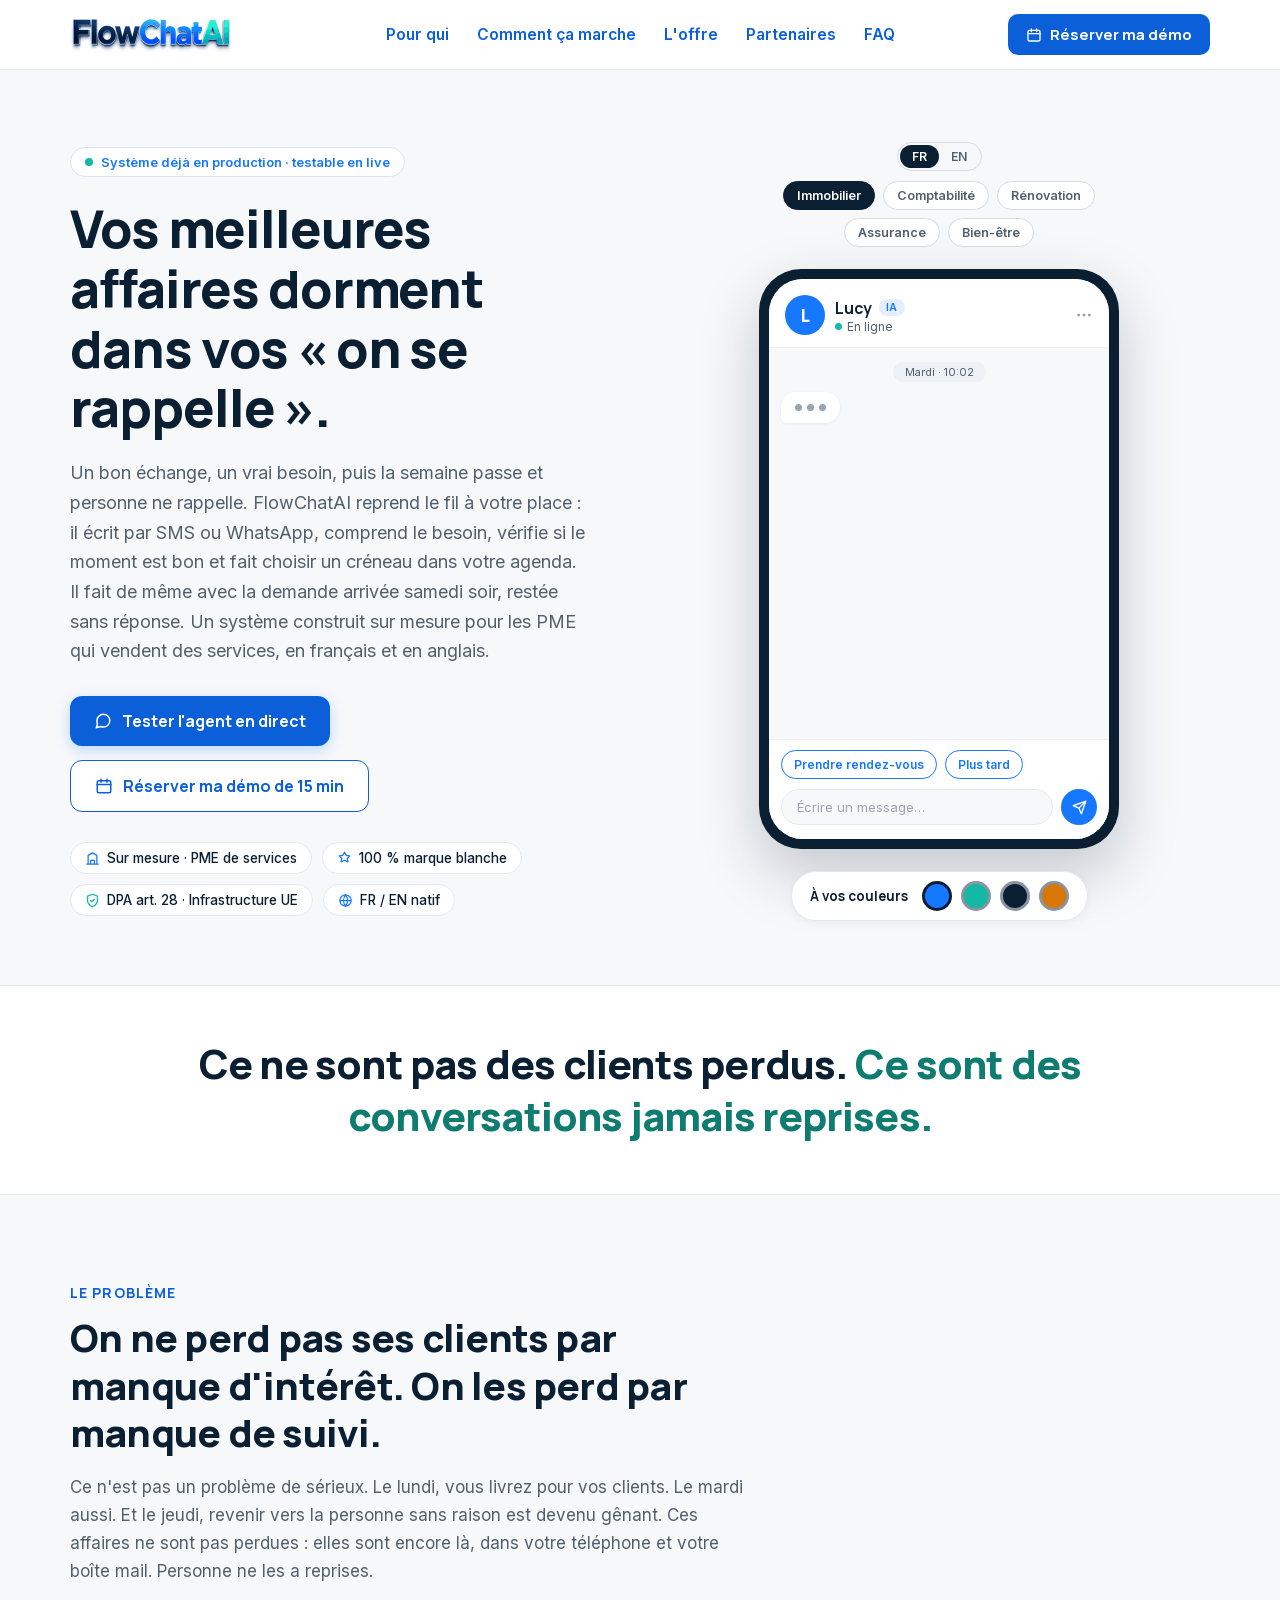
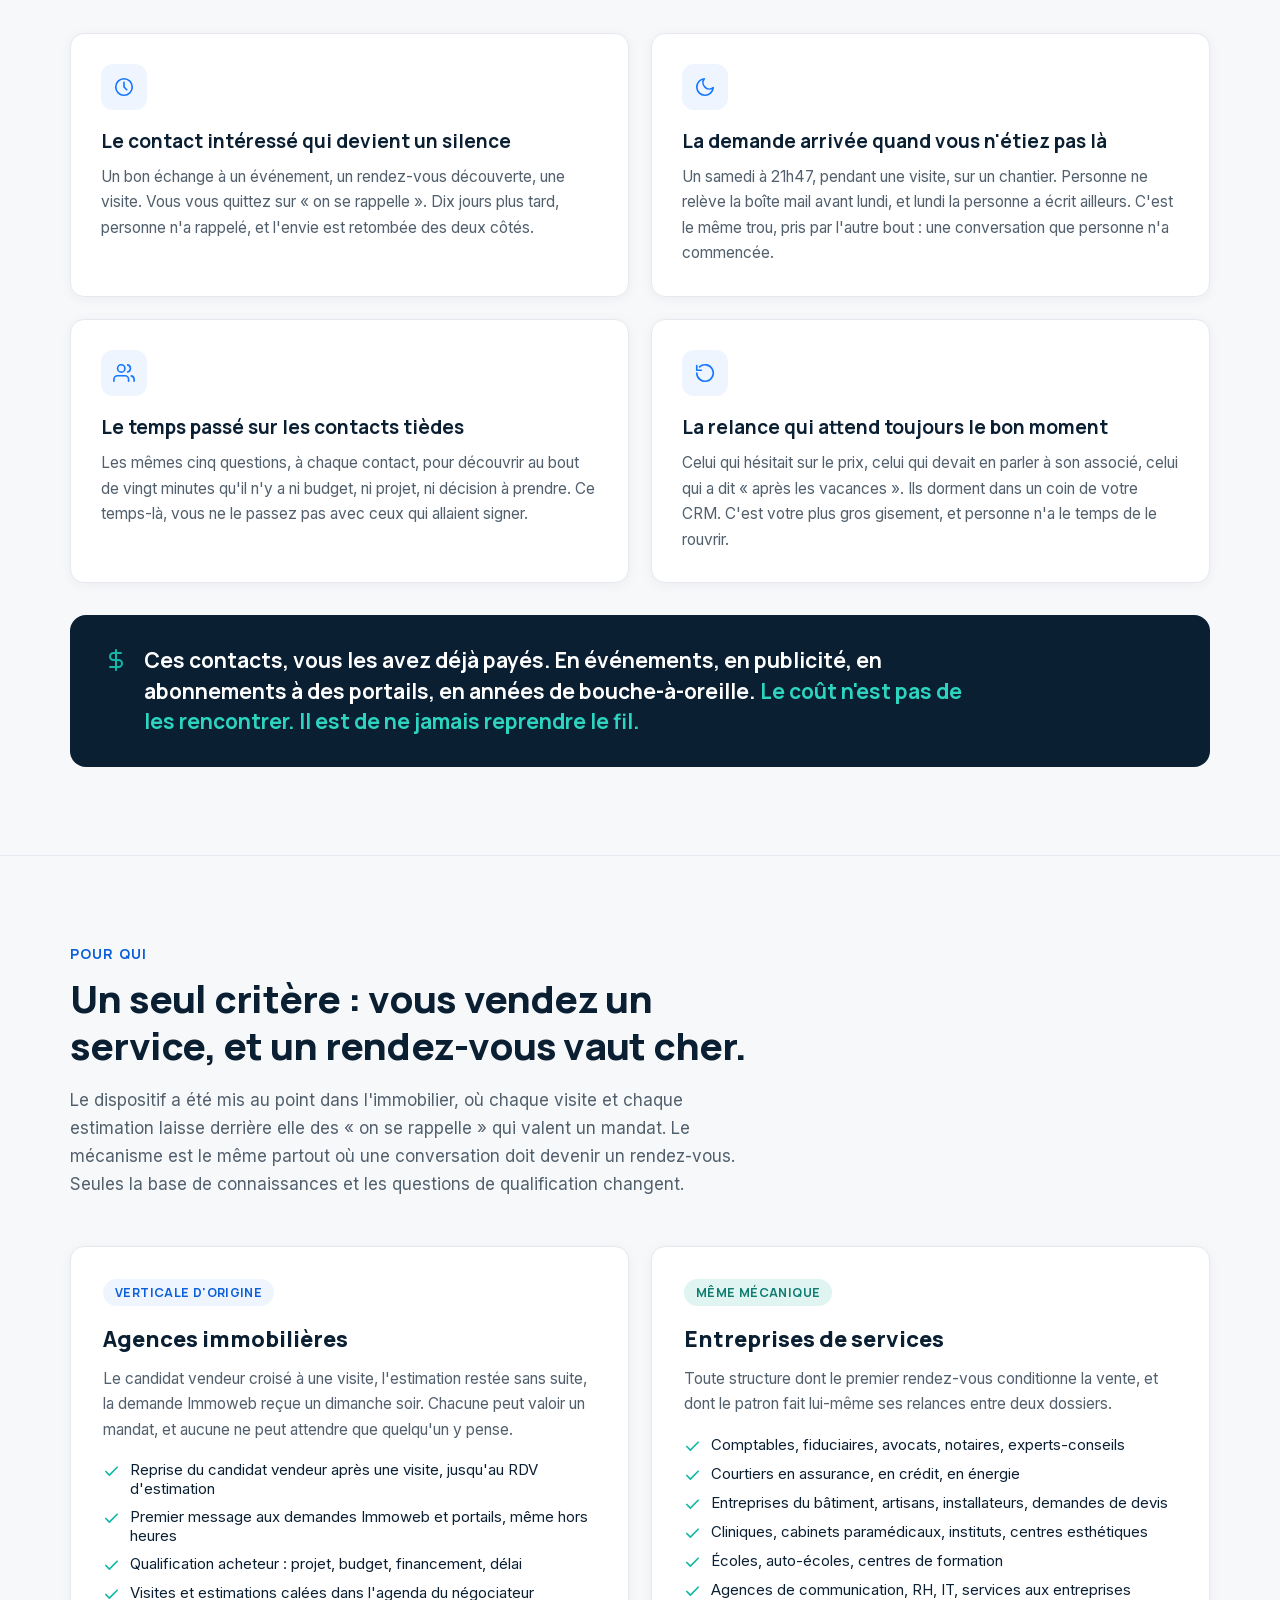
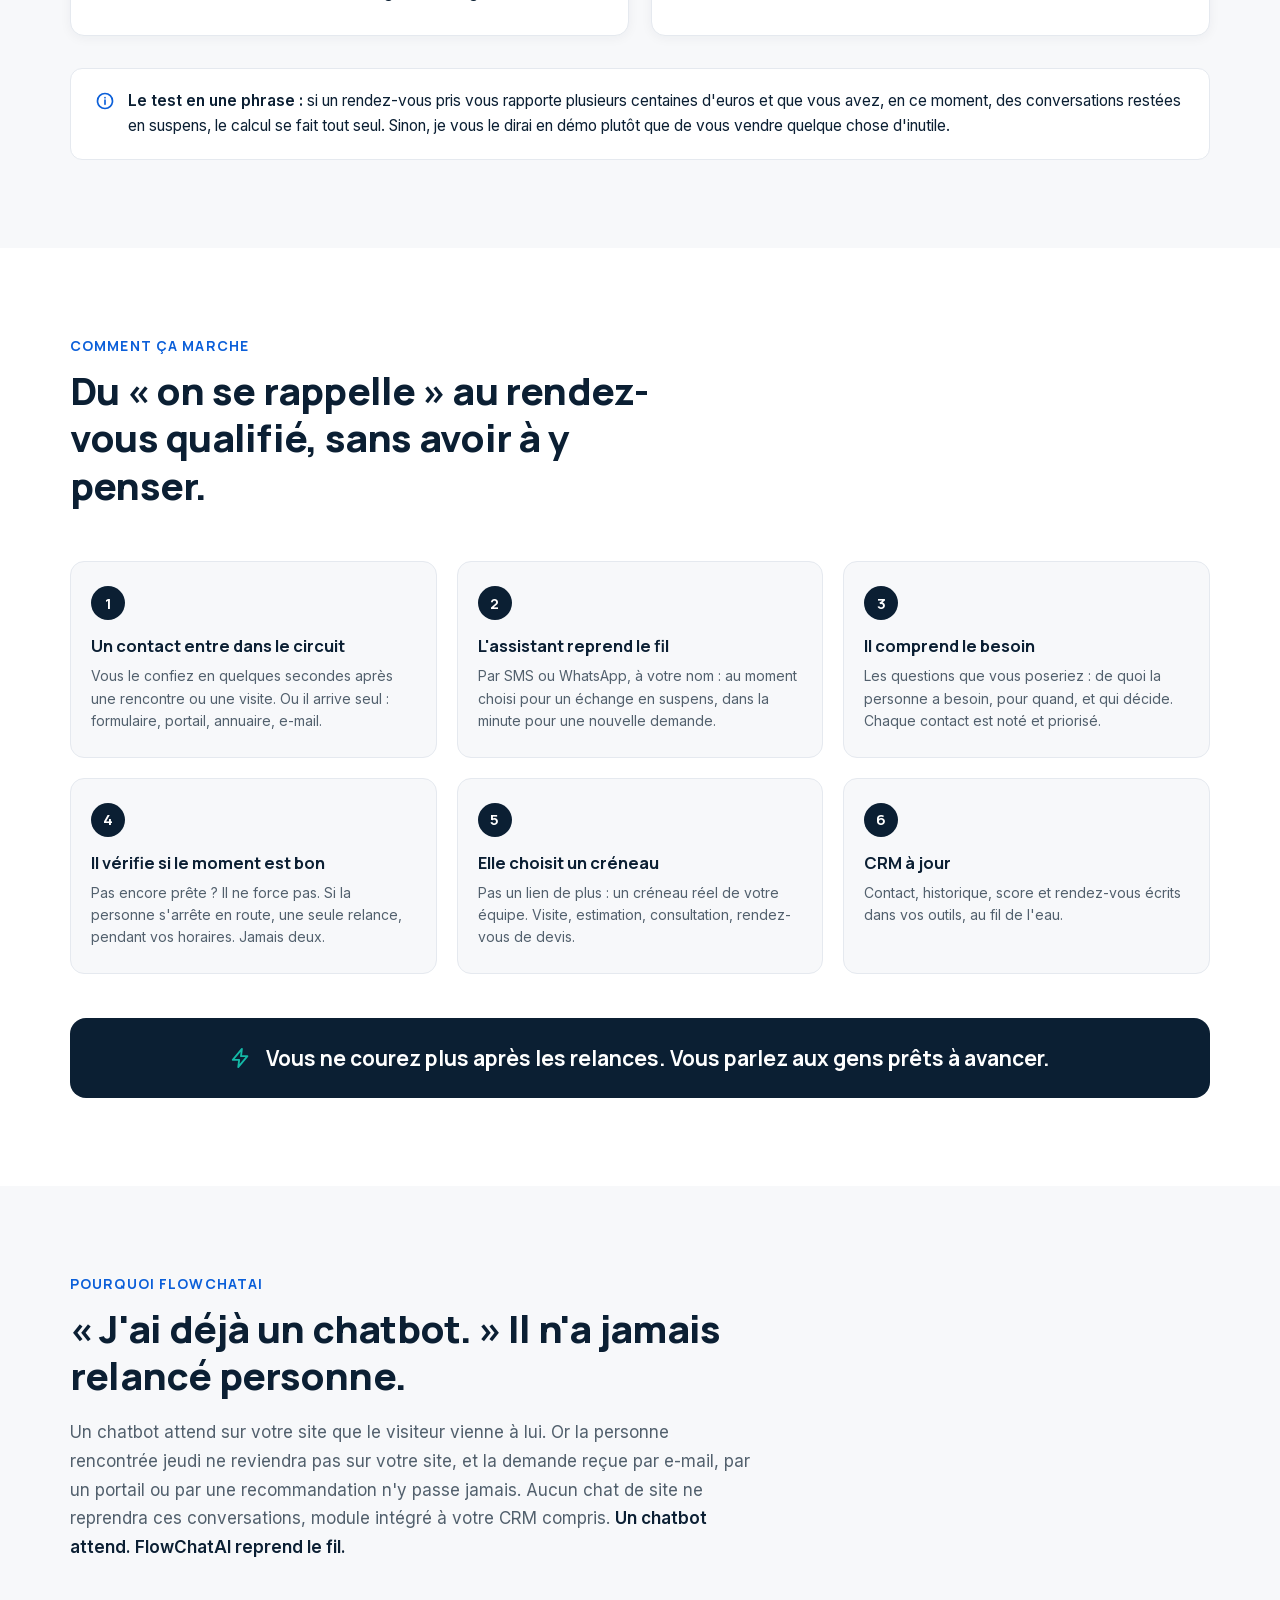
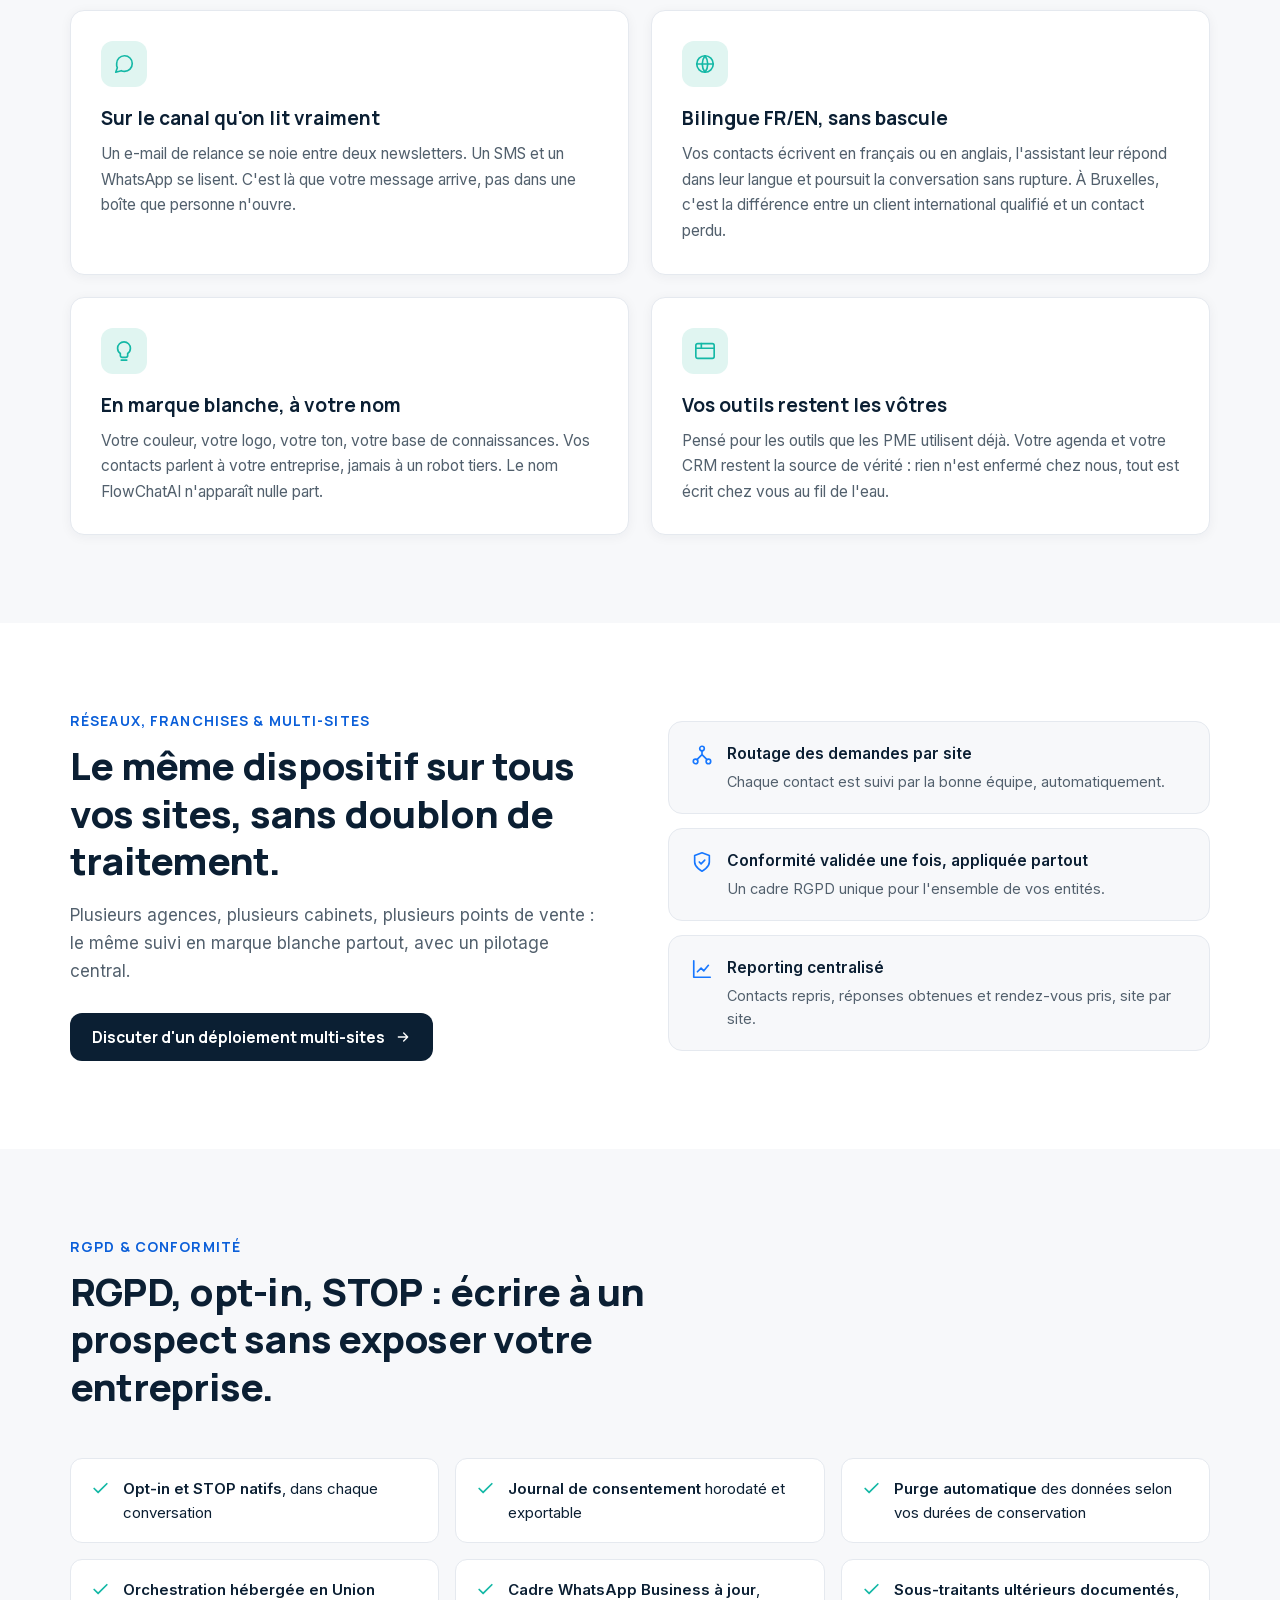
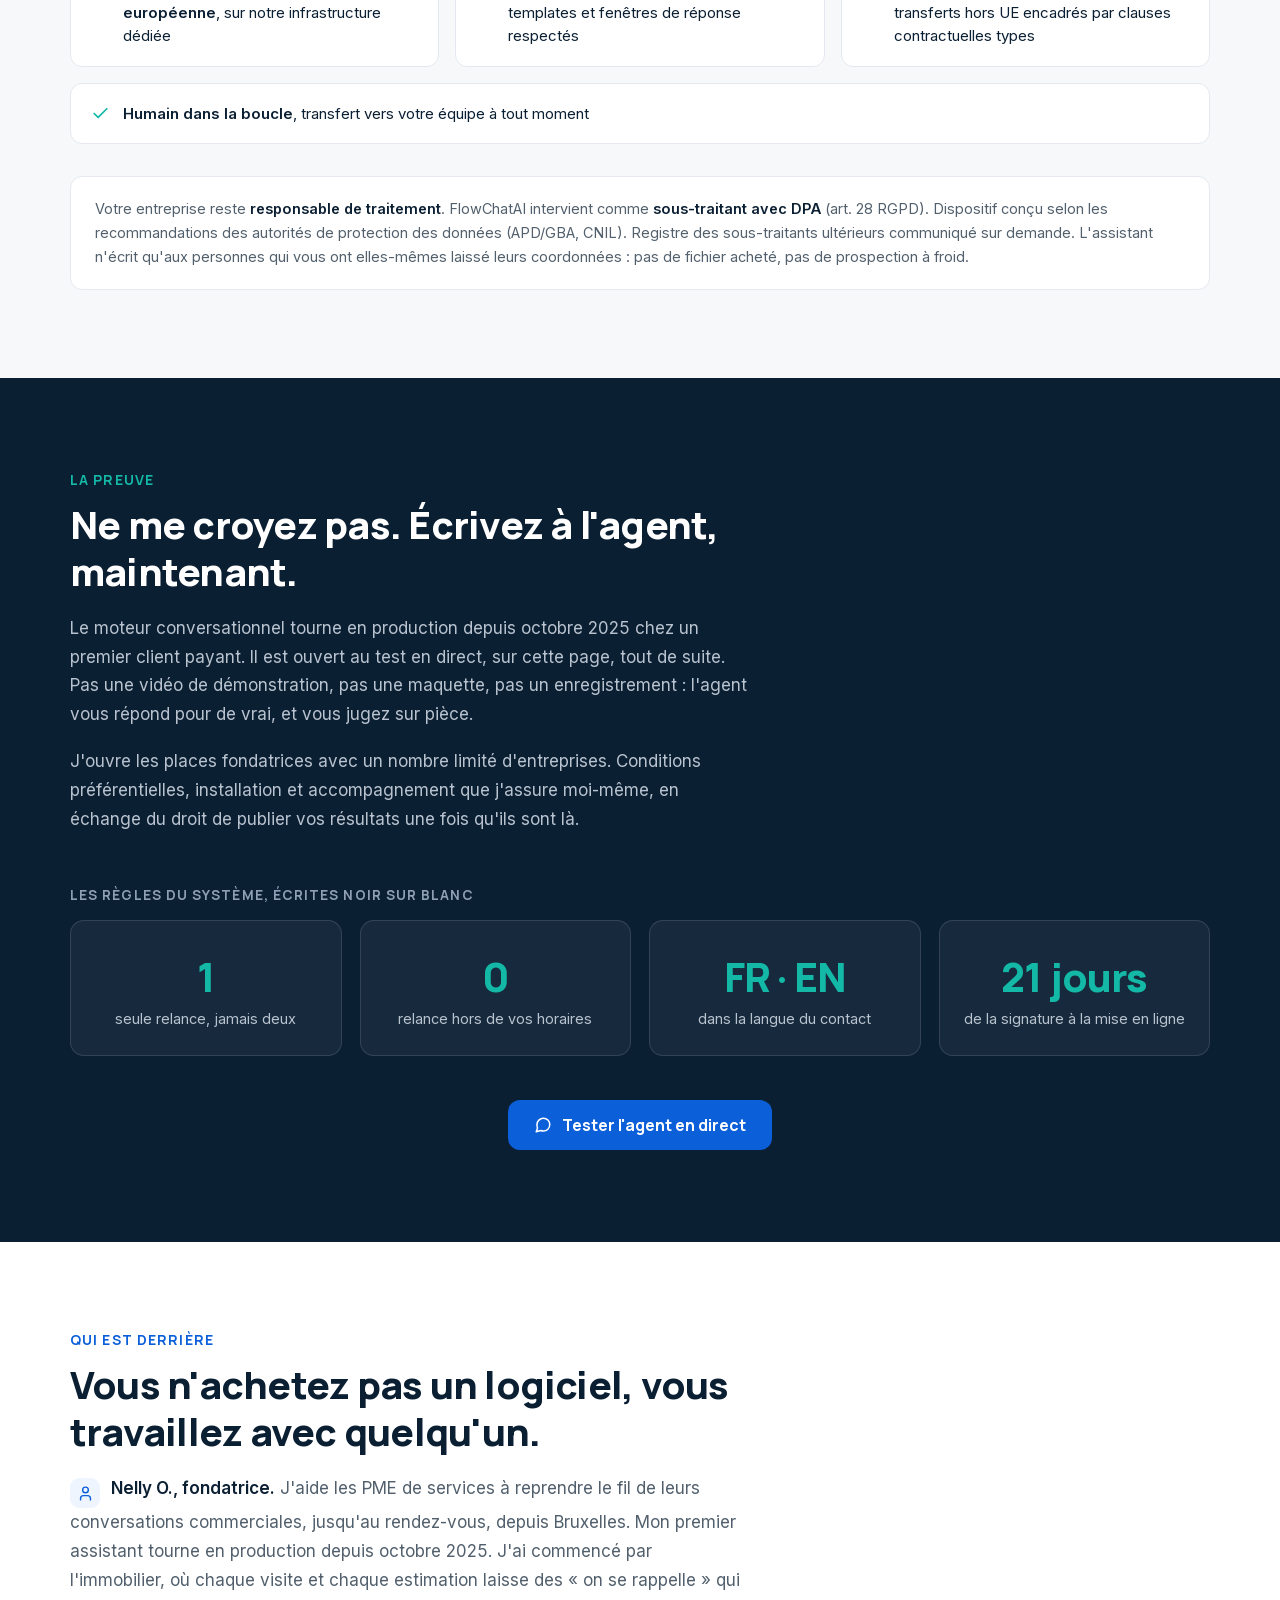
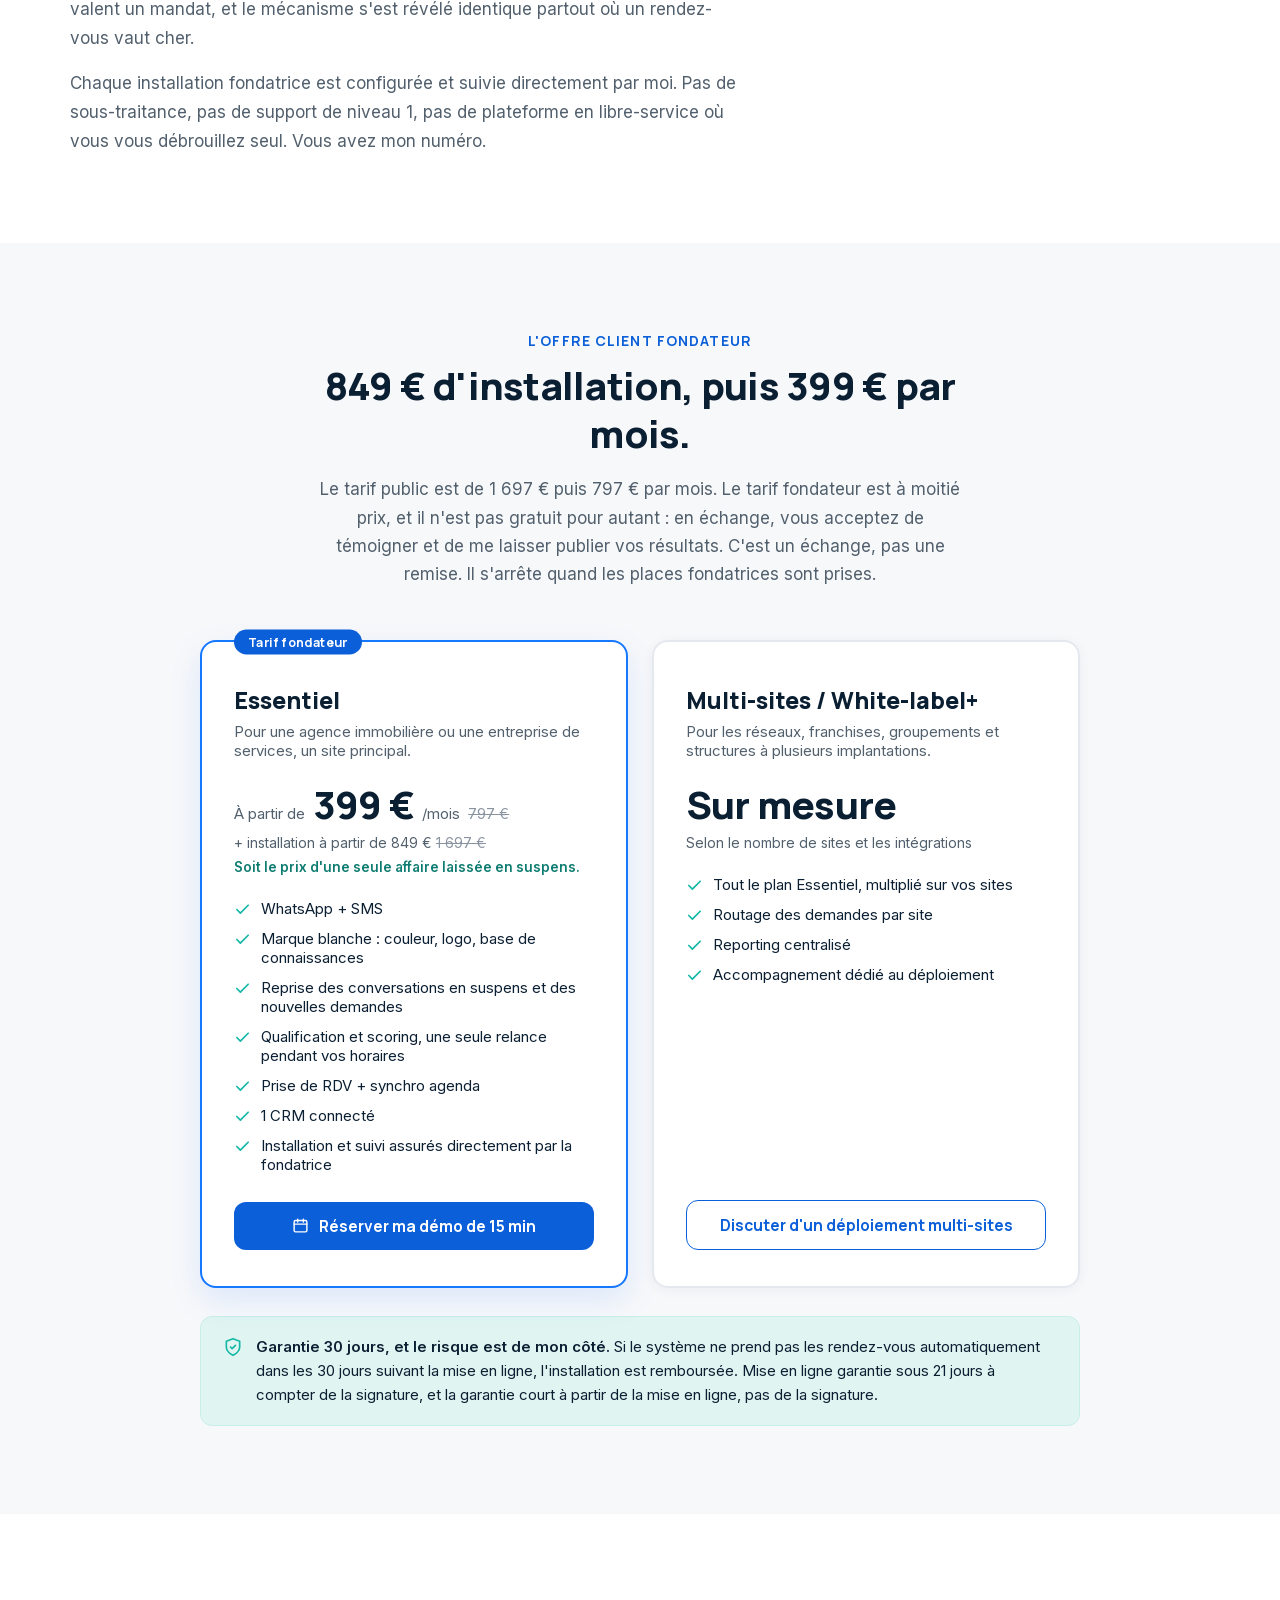
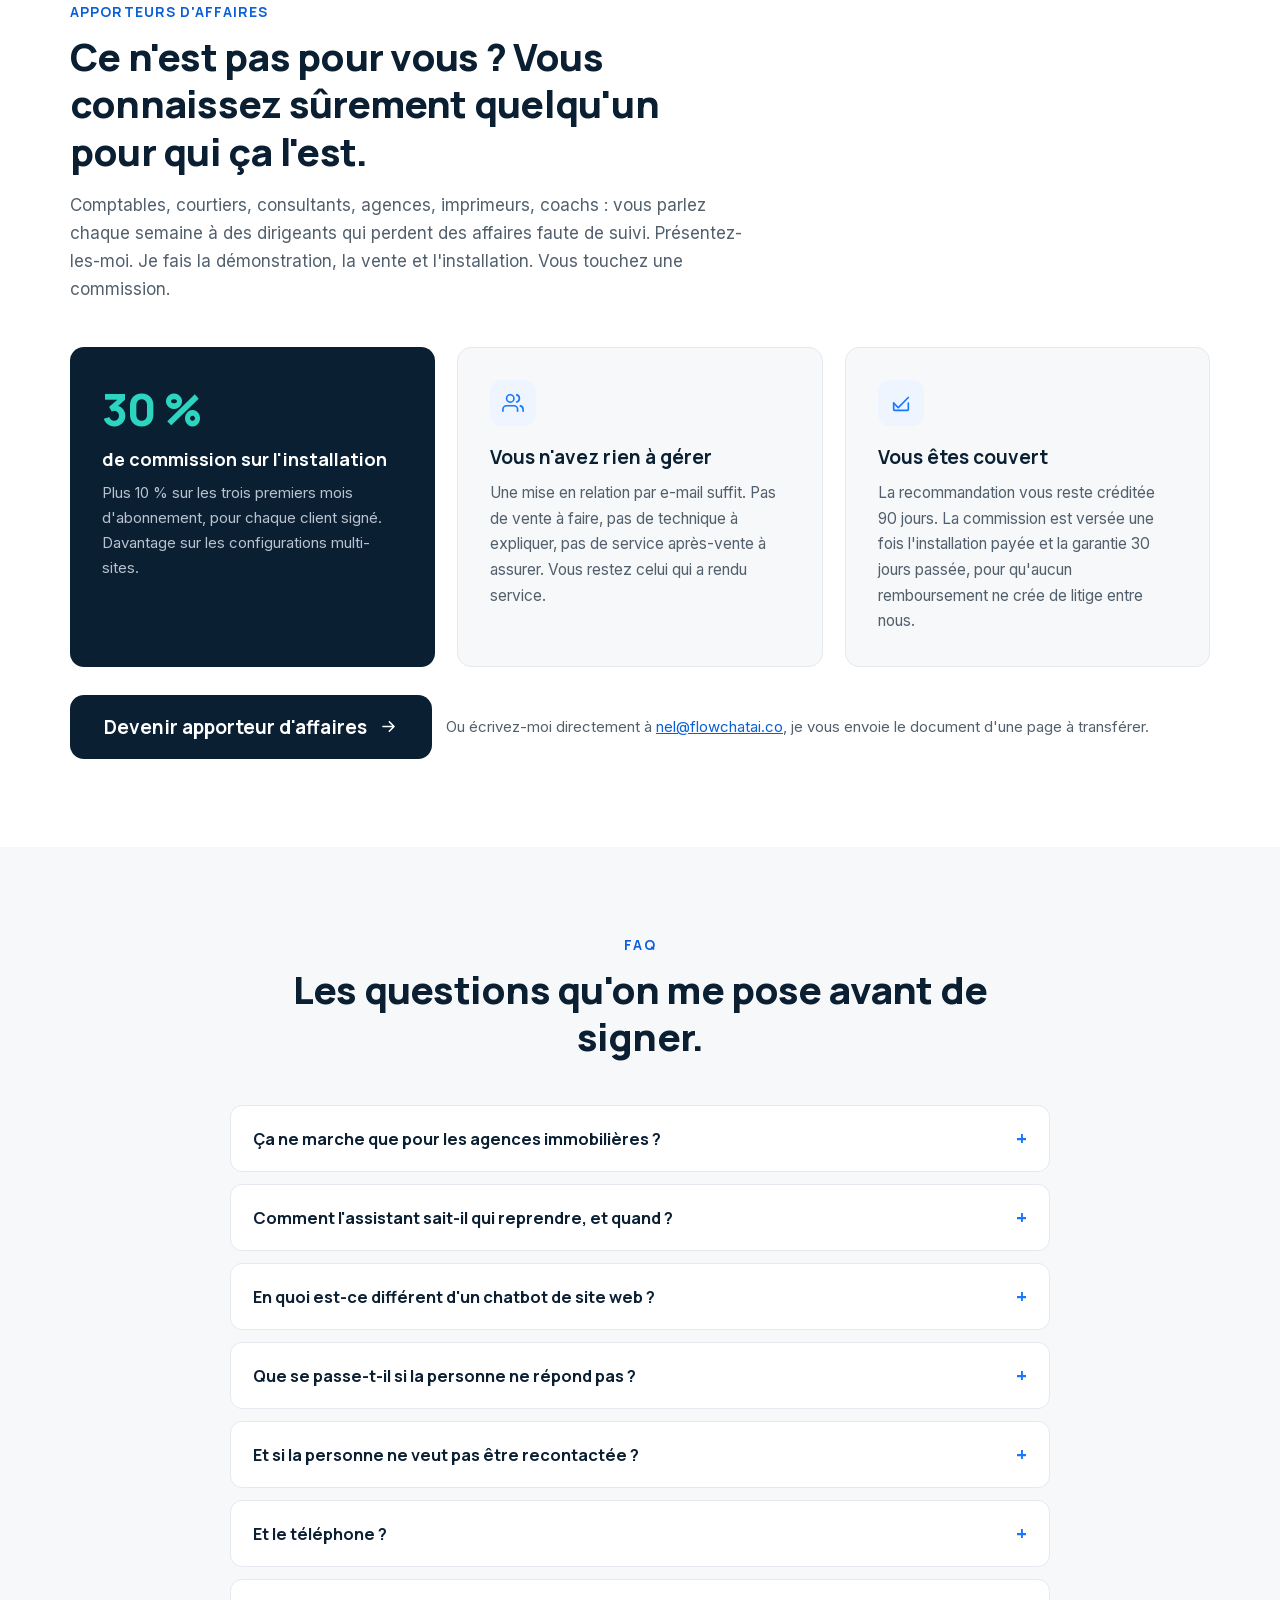
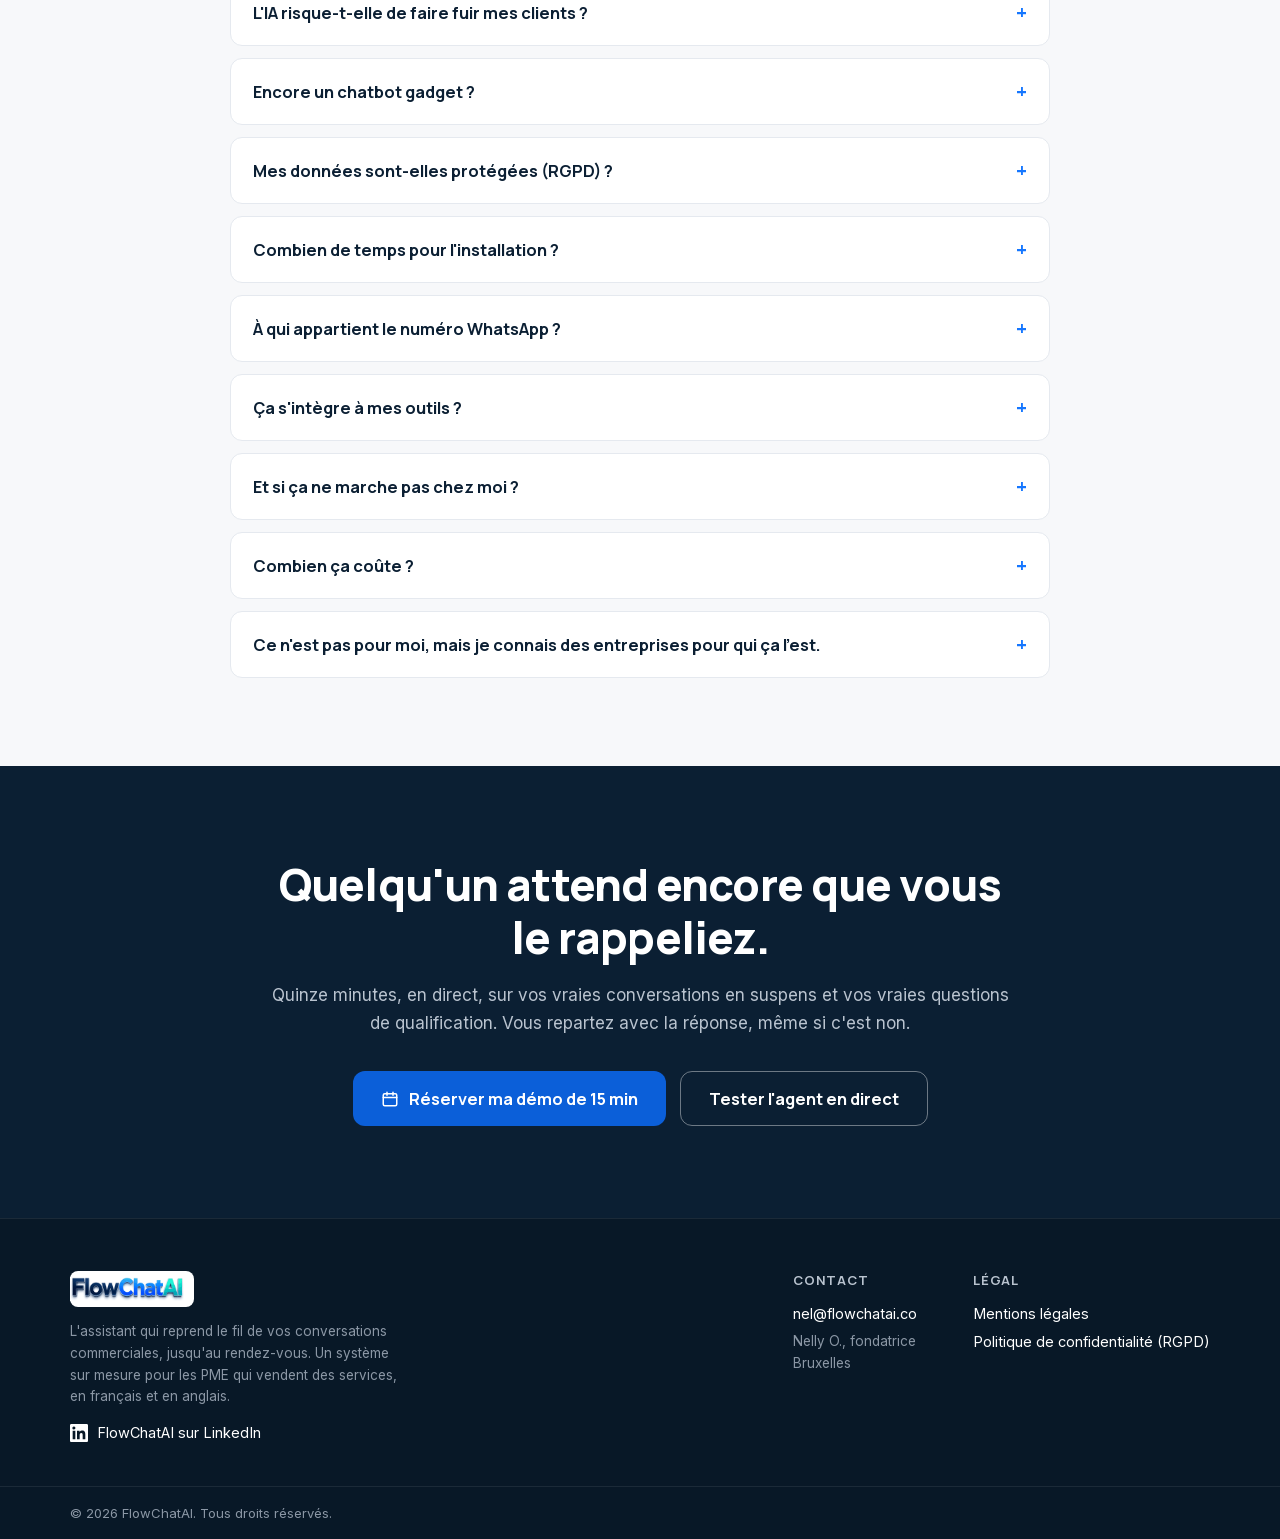
<file: index.html>
<!DOCTYPE html>
<html lang="fr">
<head>
<meta charset="utf-8">
<meta name="viewport" content="width=device-width, initial-scale=1">
<title>Du « on se rappelle » au rendez-vous qualifié | FlowChatAI</title>
<meta name="description" content="Un bon échange, puis plus rien. FlowChatAI reprend le fil par SMS et WhatsApp, vérifie si le moment est bon et cale le rendez-vous dans votre agenda. Un système sur mesure pour les PME qui vendent des services, en français et en anglais." />
<meta name="theme-color" content="#0B1F33" />
<!-- URL canonique absolue. Sans elle, la meme page repondait en 200 sur
     https://flowchatai.co/, https://www.flowchatai.co/ et /index.html :
     trois adresses pour un seul contenu, donc un signal d'indexation dilue. -->
<link rel="canonical" href="https://flowchatai.co/" />
<meta name="robots" content="index, follow, max-snippet:-1, max-image-preview:large, max-video-preview:-1" />
<meta property="og:title" content="Vos meilleures affaires dorment dans vos « on se rappelle »." />
<meta property="og:description" content="FlowChatAI reprend le fil à votre place : la conversation restée en suspens comme la demande restée sans réponse. Il écrit par SMS et WhatsApp, vérifie si le moment est bon et cale le rendez-vous dans votre agenda." />
<meta property="og:type" content="website" />
<meta property="og:url" content="https://flowchatai.co/" />
<meta property="og:site_name" content="FlowChatAI" />
<meta property="og:locale" content="fr_FR" />
<meta property="og:locale:alternate" content="en_GB" />
<!-- Open Graph impose une URL ABSOLUE. En relatif ("og-image.png"), aucun
     scraper (LinkedIn, WhatsApp, Slack, X, Facebook) ne resolvait l'image :
     les partages sortaient sans visuel.
     Nom de fichier versionne (v2) et non ecrase : LinkedIn met l'image en cache
     PAR URL. Une URL neuve force la recuperation, la ou un ecrasement peut
     resservir l'ancien visuel pendant plusieurs jours. -->
<meta property="og:image" content="https://flowchatai.co/og-image-v5.png" />
<meta property="og:image:width" content="1200" />
<meta property="og:image:height" content="630" />
<meta property="og:image:type" content="image/png" />
<meta property="og:image:alt" content="Visuel FlowChatAI sur fond bleu nuit : « Vos meilleures affaires dorment dans vos on se rappelle. On reprend le fil. »" />
<meta name="twitter:card" content="summary_large_image" />
<meta name="twitter:title" content="Vos meilleures affaires dorment dans vos « on se rappelle »." />
<meta name="twitter:description" content="Un bon échange, puis plus rien. FlowChatAI reprend le fil par SMS et WhatsApp et cale le rendez-vous dans votre agenda. Sur mesure pour les PME de services." />
<meta name="twitter:image" content="https://flowchatai.co/og-image-v5.png" />
<meta name="twitter:image:alt" content="Visuel FlowChatAI : « Vos meilleures affaires dorment dans vos on se rappelle. On reprend le fil. »" />
<!-- Icones : site-redaction/favicon/generer-favicons.py. Ordre volontaire,
     le SVG d'abord, le .ico en repli. iOS, Android et les vieux navigateurs
     ne lisent pas les memes formats, d'ou la serie. -->
<link rel="icon" href="/favicon.svg" type="image/svg+xml" />
<link rel="icon" href="/favicon-32.png" sizes="32x32" type="image/png" />
<link rel="icon" href="/favicon.ico" sizes="48x48" />
<link rel="apple-touch-icon" href="/apple-touch-icon.png" />
<link rel="manifest" href="/site.webmanifest" />
<!-- Polices auto-hebergees : 71,3 Ko en 2 requetes, contre 189,9 Ko en 7 via
     Google Fonts, qui servait trois fois le meme fichier variable.
     crossorigin est obligatoire : une police se recupere en mode CORS meme en
     same-origin, sans lui elle serait telechargee deux fois. -->
<link rel="preload" href="/fonts/inter-latin.woff2" as="font" type="font/woff2" crossorigin />
<link rel="preload" href="/fonts/manrope-latin.woff2" as="font" type="font/woff2" crossorigin />
<script type="application/ld+json">
{"@context":"https://schema.org","@graph":[
  {"@type":"Organization","@id":"https://flowchatai.co/#organization","name":"FlowChatAI","alternateName":["FlowchatAI","Flowchat AI","Flowchat"],"legalName":"Olymp Automations","url":"https://flowchatai.co/","email":"nel@flowchatai.co","vatID":"BE0479233349","foundingDate":"2025-01-01","sameAs":["https://www.linkedin.com/company/flowchatai-/"],"foundingLocation":{"@type":"Place","name":"Bruxelles, Belgique"},"logo":{"@type":"ImageObject","url":"https://flowchatai.co/assets/logo-flowchatai-large.png","width":966,"height":203},"image":"https://flowchatai.co/og-image-v5.png","address":{"@type":"PostalAddress","streetAddress":"Chaussée de Charleroi 112","postalCode":"1060","addressLocality":"Bruxelles","addressCountry":"BE"},"slogan":"Du « on se rappelle » au rendez-vous qualifié","description":"FlowChatAI construit sur mesure, pour les PME qui vendent des services, un assistant en marque blanche qui reprend le fil des conversations commerciales : il écrit par SMS et WhatsApp au contact resté sans suite après un premier échange comme à la demande restée sans réponse, comprend le besoin, vérifie si le moment est bon, cale un rendez-vous dans l'agenda de l'équipe et alimente le CRM.","founder":{"@id":"https://flowchatai.co/#nelly-olympio"},"knowsAbout":["Suivi commercial","Relance des prospects","Qualification de leads","Prise de rendez-vous automatisée","Assistant conversationnel en marque blanche","WhatsApp Business API","SMS conversationnel","Agences immobilières","Entreprises de services","PME"],"contactPoint":{"@type":"ContactPoint","contactType":"sales","email":"nel@flowchatai.co","availableLanguage":["fr","en"]}},
  {"@type":"Person","@id":"https://flowchatai.co/#nelly-olympio","name":"Nelly Olympio","jobTitle":"Fondatrice","worksFor":{"@id":"https://flowchatai.co/#organization"},"homeLocation":{"@type":"Place","name":"Bruxelles, Belgique"},"knowsLanguage":["fr","en"]},
  {"@type":"WebSite","@id":"https://flowchatai.co/#website","url":"https://flowchatai.co/","name":"FlowChatAI","inLanguage":"fr","publisher":{"@id":"https://flowchatai.co/#organization"}},
  {"@type":"WebPage","@id":"https://flowchatai.co/#webpage","url":"https://flowchatai.co/","name":"Du « on se rappelle » au rendez-vous qualifié | FlowChatAI","isPartOf":{"@id":"https://flowchatai.co/#website"},"about":{"@id":"https://flowchatai.co/#organization"},"inLanguage":"fr","dateModified":"2026-09-24","primaryImageOfPage":{"@type":"ImageObject","url":"https://flowchatai.co/og-image-v5.png","width":1200,"height":630}},
  {"@type":"Service","@id":"https://flowchatai.co/#service","name":"Reprise des conversations commerciales et prise de rendez-vous","url":"https://flowchatai.co/","serviceType":"Suivi commercial, qualification et prise de rendez-vous automatisés par SMS et WhatsApp","description":"Un assistant en marque blanche, au nom et aux couleurs de l'entreprise, qui reprend le fil des conversations commerciales. Il écrit par SMS et WhatsApp au contact resté sans suite après un premier échange (rencontre, rendez-vous découverte, visite, message), et dans la minute à la demande reçue par e-mail, formulaire, portail ou annuaire. Il comprend le besoin, vérifie si le moment est bon, propose des créneaux, relance une seule fois pendant les horaires d'ouverture, cale le rendez-vous dans l'agenda de l'équipe et écrit la fiche dans le CRM. Bilingue français et anglais. Construit sur mesure pour les PME qui vendent des services et dont un rendez-vous vaut plusieurs centaines d'euros, agences immobilières comprises.","provider":{"@id":"https://flowchatai.co/#organization"},"audience":{"@type":"BusinessAudience","name":"PME qui vendent des services","audienceType":"Agences immobilières, cabinets et professions libérales, courtiers, consultants, artisans, écoles et centres de formation, cliniques et instituts, agences de services"},"availableChannel":[{"@type":"ServiceChannel","name":"WhatsApp Business"},{"@type":"ServiceChannel","name":"SMS"}],"offers":[{"@type":"Offer","name":"Plan Essentiel, installation","description":"Installation, configuration en marque blanche, base de connaissances et intégrations. Mise en ligne sous 21 jours à compter de la signature. Garantie 30 jours à compter de la mise en ligne.","priceSpecification":{"@type":"PriceSpecification","price":"849","priceCurrency":"EUR","minPrice":"849","valueAddedTaxIncluded":false},"availability":"https://schema.org/InStock"},{"@type":"Offer","name":"Plan Essentiel, abonnement mensuel","priceSpecification":{"@type":"UnitPriceSpecification","price":"399","priceCurrency":"EUR","minPrice":"399","unitCode":"MON","billingIncrement":1,"valueAddedTaxIncluded":false},"availability":"https://schema.org/InStock"}]},
  {"@type":"FAQPage","@id":"https://flowchatai.co/#faq","inLanguage":"fr","isPartOf":{"@id":"https://flowchatai.co/#website"},"mainEntity":[
    {"@type":"Question","name":"Ça ne marche que pour les agences immobilières ?","acceptedAnswer":{"@type":"Answer","text":"Non. L'immobilier est la verticale où le dispositif a été mis au point, parce que chaque visite et chaque estimation y laisse des « on se rappelle » qui valent un mandat. Le mécanisme est le même pour toute entreprise de services dont un rendez-vous vaut plusieurs centaines d'euros : cabinets et professions libérales, comptables et fiduciaires, courtiers en assurance et en crédit, consultants et formateurs, cliniques et instituts, artisans et entreprises du bâtiment, écoles et auto-écoles, agences de services. Seules la base de connaissances et les questions de qualification changent."}},
    {"@type":"Question","name":"Comment l'assistant sait-il qui reprendre, et quand ?","acceptedAnswer":{"@type":"Answer","text":"Il y a deux portes d'entrée. Après une rencontre, un rendez-vous découverte ou une visite, vous lui confiez le contact en quelques secondes, par un formulaire court ou depuis votre CRM : un nom, un numéro, deux lignes sur ce qui s'est dit et le moment où reprendre contact. Les demandes qui arrivent seules, par formulaire, portail, annuaire ou e-mail, entrent dans le circuit sans que vous ayez rien à faire, et reçoivent un premier message dans la minute."}},
    {"@type":"Question","name":"En quoi est-ce différent d'un chatbot de site web ?","acceptedAnswer":{"@type":"Answer","text":"Un chatbot de site attend que le visiteur vienne à lui. FlowChatAI va vers la personne. Celle que vous avez rencontrée jeudi ne reviendra pas sur votre site, et les demandes reçues par e-mail, par un portail ou par recommandation n'y passent jamais. Aucun chat de site ne reprendra ces conversations, module intégré à votre CRM compris. FlowChatAI, lui, leur écrit par SMS ou WhatsApp."}},
    {"@type":"Question","name":"Que se passe-t-il si la personne ne répond pas ?","acceptedAnswer":{"@type":"Answer","text":"L'assistant la relance. Une seule fois, jamais deux : un verrou technique l'en empêche. La relance part entre 2 et 24 heures après son dernier message, uniquement pendant vos horaires d'ouverture, donc jamais à 3h du matin. Le message reprend là où la personne s'est arrêtée et donne votre téléphone. Le système ne harcèlera jamais un de vos contacts en votre nom."}},
    {"@type":"Question","name":"Et si la personne ne veut pas être recontactée ?","acceptedAnswer":{"@type":"Answer","text":"Elle répond STOP, et elle n'est plus jamais contactée. L'assistant n'écrit qu'aux personnes qui vous ont elles-mêmes laissé leurs coordonnées : pas de fichier acheté, pas de prospection à froid. Il se présente dès le premier message comme l'assistant de votre entreprise."}},
    {"@type":"Question","name":"Et le téléphone ?","acceptedAnswer":{"@type":"Answer","text":"L'assistant ne le remplace pas. Il écrit, et propose un rappel dès qu'une personne préfère parler à un humain. Vous ne rappelez plus que des contacts prêts à avancer."}},
    {"@type":"Question","name":"L'IA risque-t-elle de faire fuir mes clients ?","acceptedAnswer":{"@type":"Answer","text":"Non. L'assistant se présente comme celui de votre entreprise, converse naturellement et passe la main à votre équipe à tout moment. Vos contacts reçoivent des nouvelles au lieu d'un silence, et c'est le silence qui fait fuir, pas le message."}},
    {"@type":"Question","name":"Encore un chatbot gadget ?","acceptedAnswer":{"@type":"Answer","text":"Non. Un assistant en marque blanche, entraîné sur votre offre et vos process, connecté à votre agenda et votre CRM. Le moteur tourne en production depuis octobre 2025 et se teste en live sur cette page, tout de suite."}},
    {"@type":"Question","name":"Mes données sont-elles protégées (RGPD) ?","acceptedAnswer":{"@type":"Answer","text":"Oui. Opt-in et STOP natifs, journal de consentement horodaté, purge automatique. Notre orchestration est hébergée sur une infrastructure dédiée en Union européenne. Les sous-traitants ultérieurs sont documentés et les transferts hors UE encadrés par clauses contractuelles types. Votre entreprise reste responsable de traitement, FlowChatAI est sous-traitant avec DPA (art. 28)."}},
    {"@type":"Question","name":"Combien de temps pour l'installation ?","acceptedAnswer":{"@type":"Answer","text":"21 jours entre la signature et la mise en ligne : configuration de votre marque blanche, de votre base de connaissances et de vos intégrations, avec une phase de test avant activation. La garantie 30 jours démarre le jour de la mise en ligne, pas à la signature."}},
    {"@type":"Question","name":"À qui appartient le numéro WhatsApp ?","acceptedAnswer":{"@type":"Answer","text":"Pendant la phase pilote, le numéro est ouvert et opéré par FlowChatAI, mais il affiche le nom de votre entreprise : vos contacts ne voient que vous. À la signature, le numéro et l'assistant basculent sur le compte WhatsApp Business de votre entreprise, dont vous restez propriétaire. Vos contacts et vos rendez-vous sont écrits dans votre CRM au fil de l'eau, ils vous restent donc quoi qu'il arrive."}},
    {"@type":"Question","name":"Ça s'intègre à mes outils ?","acceptedAnswer":{"@type":"Answer","text":"Oui. WhatsApp Business et SMS, votre agenda et votre CRM, avec une orchestration pensée pour les outils que les PME utilisent déjà."}},
    {"@type":"Question","name":"Et si ça ne marche pas chez moi ?","acceptedAnswer":{"@type":"Answer","text":"Garantie 30 jours. Si le système ne prend pas les rendez-vous automatiquement dans les 30 jours suivant la mise en ligne, l'installation est remboursée."}},
    {"@type":"Question","name":"Combien ça coûte ?","acceptedAnswer":{"@type":"Answer","text":"Tarif fondateur : plan Essentiel à partir de 399 € par mois, installation à partir de 849 €. Le tarif public est de 797 € par mois et 1 697 € d'installation. Plan Multi-sites / White-label+ sur mesure, selon votre organisation."}},
    {"@type":"Question","name":"Ce n'est pas pour moi, mais je connais des entreprises pour qui ça l'est.","acceptedAnswer":{"@type":"Answer","text":"Alors parlons du programme d'apporteurs d'affaires : 30 % de commission sur l'installation et 10 % sur les trois premiers mois d'abonnement, pour chaque client signé. Vous faites la mise en relation, je fais la démonstration, la vente et l'installation."}}
  ]}
]}
</script>
<style>
  /* Polices variables. "latin" couvre tout le francais ; "latin-ext" n'est
     telecharge que si un caractere l'exige (unicode-range). */
  @font-face{font-family:'Inter';font-style:normal;font-weight:400 600;font-display:swap;src:url(/fonts/inter-latin.woff2) format('woff2');unicode-range:U+0000-00FF,U+0131,U+0152-0153,U+02BB-02BC,U+02C6,U+02DA,U+02DC,U+0304,U+0308,U+0329,U+2000-206F,U+20AC,U+2122,U+2191,U+2193,U+2212,U+2215,U+FEFF,U+FFFD}
  @font-face{font-family:'Inter';font-style:normal;font-weight:400 600;font-display:swap;src:url(/fonts/inter-latin-ext.woff2) format('woff2');unicode-range:U+0100-02BA,U+02BD-02C5,U+02C7-02CC,U+02CE-02D7,U+02DD-02FF,U+0304,U+0308,U+0329,U+1D00-1DBF,U+1E00-1E9F,U+1EF2-1EFF,U+2020,U+20A0-20AB,U+20AD-20C0,U+2113,U+2C60-2C7F,U+A720-A7FF}
  @font-face{font-family:'Manrope';font-style:normal;font-weight:700 800;font-display:swap;src:url(/fonts/manrope-latin.woff2) format('woff2');unicode-range:U+0000-00FF,U+0131,U+0152-0153,U+02BB-02BC,U+02C6,U+02DA,U+02DC,U+0304,U+0308,U+0329,U+2000-206F,U+20AC,U+2122,U+2191,U+2193,U+2212,U+2215,U+FEFF,U+FFFD}
  @font-face{font-family:'Manrope';font-style:normal;font-weight:700 800;font-display:swap;src:url(/fonts/manrope-latin-ext.woff2) format('woff2');unicode-range:U+0100-02BA,U+02BD-02C5,U+02C7-02CC,U+02CE-02D7,U+02DD-02FF,U+0304,U+0308,U+0329,U+1D00-1DBF,U+1E00-1E9F,U+1EF2-1EFF,U+2020,U+20A0-20AB,U+20AD-20C0,U+2113,U+2C60-2C7F,U+A720-A7FF}

  *, *::before, *::after { box-sizing: border-box; }
  html { scroll-behavior: smooth; -webkit-text-size-adjust: 100%; }
  @media (prefers-reduced-motion: reduce) { html { scroll-behavior: auto; } }
  body { margin: 0; background: #FFFFFF; color: #52606D; font-family: Inter, system-ui, sans-serif; -webkit-font-smoothing: antialiased; }
  img, svg { max-width: 100%; }
  /* Ancres : hauteur reelle du header collant, 70px et 65px sous 640px. */
  section[id] { scroll-margin-top: 72px; }
  @media (max-width: 640px) { section[id] { scroll-margin-top: 67px; } }
  a { color: #1677FF; }
  a:hover { color: #0B5FD9; }
  :focus-visible { outline: 3px solid #1677FF; outline-offset: 2px; border-radius: 4px; }
  summary::-webkit-details-marker { display: none; }
  @keyframes msgIn { from { opacity: 0; transform: translateY(10px); } to { opacity: 1; transform: translateY(0); } }
  @keyframes dotPulse { 0%, 80%, 100% { opacity: 0.25; transform: translateY(0); } 40% { opacity: 1; transform: translateY(-3px); } }
  /* hover states (converted from Claude Design style-hover) */
  .navlink:hover { color: #0B5FD9 !important; }
  .btn-blue:hover { background: #0B5FD9 !important; color: #FFFFFF !important; }
  .btn-blue-lt:hover { background: #3D8DFF !important; color: #FFFFFF !important; }
  .btn-outline:hover { background: #EFF5FF !important; color: #1677FF !important; }
  .btn-dark:hover { background: #12314D !important; color: #FFFFFF !important; }
  .btn-ghost:hover { border-color: #FFFFFF !important; background: rgba(255,255,255,0.06) !important; }
  .footlink:hover { color: #3D8DFF !important; }
  details[open] .faq-plus { transform: rotate(45deg); }
  .faq-plus { transition: transform 0.2s ease; display: inline-block; }
  .reveal { opacity: 0; transform: translateY(18px); transition: opacity 0.6s ease, transform 0.6s ease; }
  .reveal.in { opacity: 1; transform: none; }
  @media (prefers-reduced-motion: reduce) {
    * { animation-duration: 0.01ms !important; animation-iteration-count: 1 !important; transition-duration: 0.01ms !important; }
    .reveal { opacity: 1; transform: none; }
  }

  /* Lien d'evitement (WCAG 2.4.1) : sinon 7 tabulations avant le contenu. */
  .skip {
    position: absolute; left: 8px; top: -60px; z-index: 200;
    background: #0B1F33; color: #FFFFFF; text-decoration: none;
    font-family: Manrope, sans-serif; font-weight: 700; font-size: 15px;
    padding: 12px 18px; border-radius: 0 0 10px 10px;
    transition: top 0.15s ease;
  }
  .skip:focus { top: 0; color: #FFFFFF; }

  /* CONTRASTE (WCAG 2.2 AA). #1677FF = 4,10:1 sur blanc, sous les 4,5:1
     exiges pour du texte, dans les deux sens (le blanc SUR ce bleu echoue
     pareil). #0B5FD9 = 5,75:1. Le bleu d'origine reste sur tout ce qui ne
     porte pas de texte, ou le seuil n'est que de 3:1.
     Pour revenir a l'ancienne teinte : supprimer ce bloc. */
  a { color: #0B5FD9; }
  a:hover { color: #0949A8; }
  .navlink { color: #0B5FD9 !important; }
  .navlink:hover { color: #0949A8 !important; }
  .btn-blue, .btn-blue-lt { background: #0B5FD9 !important; }
  .btn-blue:hover, .btn-blue-lt:hover { background: #0949A8 !important; }
  .btn-outline { color: #0B5FD9 !important; border-color: #0B5FD9 !important; }
  .btn-outline:hover { background: #EFF5FF !important; color: #0949A8 !important; }
  /* Bordure du burger : #E5E9EF mesurait 1,22:1, or c'est la seule
     delimitation visuelle du bouton. */
  .nav-burger { border-color: #8A94A0 !important; }

  /* ALIGNEMENT DES GRILLES. `auto-fit` choisissait des nombres de colonnes
     qui ne divisent pas le nombre de cartes, d'ou une derniere rangee a un
     seul element. On impose les seuls decoupages qui tombent juste. */
  /* 6 etapes : 190px autorisait 5 colonnes (5+1). A 300px, seuls 3/2/1. */
  .steps { grid-template-columns: repeat(auto-fit, minmax(min(300px, 100%), 1fr)) !important; }

  /* 4 cartes : 4 colonnes exigeraient 1186px pour un conteneur de 1140.
     Elles ne pouvaient JAMAIS tenir sur une rangee, d'ou 3+1 partout. */
  #pourquoi .cards,
  #probleme .cards,
  #pour-qui .cards { grid-template-columns: 1fr !important; }
  @media (min-width: 700px) {
    #pourquoi .cards,
    #probleme .cards,
    #pour-qui .cards { grid-template-columns: 1fr 1fr !important; }
  }

  /* 7 puces : 7 est premier, aucune grille ne tombe juste. La derniere court
     sur toute la largeur : ligne de cloture plutot que reliquat. */
  @media (min-width: 679px) { .rgpd-list > li:last-child { grid-column: 1 / -1; } }

  /* 4 chiffres : 4 colonnes ne tiennent qu'a partir de 917px, d'ou 3+1 sur
     toute la plage tablette. Le garde-fou s'arretait a 640px. */
  @media (max-width: 916px) { .stats { grid-template-columns: 1fr 1fr !important; } }

  /* ============================================================
     RESPONSIVE
     Le corps de page est en styles inline (export Claude Design),
     donc ces regles doivent porter !important pour gagner.
     ============================================================ */

  /* Les conteneurs de page (max-width + padding) gardent le modele de boite
     d'origine, sinon border-box retrecit toute la maquette desktop de 48 px.
     Sans largeur fixe, aucun risque de debordement sur mobile. */
  header > nav,
  main > section > div,
  footer > div,
  footer > div:last-child > p { box-sizing: content-box; }

  .nav-burger { display: none; }
  .cta-mini { display: none; }
  .nav-burger:hover { background: #F7F8FA !important; }

  /* Centrage reel des liens. En flex, ils se centraient dans l'espace
     RESTANT entre logo et bouton, soit 20,15px trop a gauche. Trois pistes
     a gouttieres egales : centre exact. Au-dessus de 900px seulement, en
     dessous le burger reprend la main. */
  @media (min-width: 901px) {
    .site-nav { display: grid !important; grid-template-columns: 1fr auto 1fr; }
    .site-nav > a:first-of-type { justify-self: start; }
    .nav-cta { justify-self: end; margin-left: 0 !important; }
  }

  /* ---------- Tablette et en dessous : nav en menu deroulant ---------- */
  @media (max-width: 900px) {
    .site-nav { gap: 14px !important; padding: 12px 20px !important; }
    .nav-burger { display: inline-flex !important; }

    .nav-links {
      display: none !important;
      position: absolute; top: 100%; left: 0; right: 0;
      flex-direction: column !important;
      justify-content: flex-start !important;
      align-items: stretch !important;
      gap: 0 !important;
      background: #FFFFFF;
      border-bottom: 1px solid #E5E9EF;
      box-shadow: 0 12px 28px rgba(11,31,51,0.10);
      padding: 8px 20px 16px;
    }
    .nav-links.open { display: flex !important; }
    .nav-links .navlink {
      padding: 14px 4px !important;
      font-size: 16.5px !important;
      border-bottom: 1px solid #EDF0F4;
    }
    .nav-links .navlink:last-child { border-bottom: none; }

    /* colonnes de contenu : on repasse en pile bien avant l'ecrasement */
    .hero-grid, .reseaux-grid { gap: 36px !important; }
  }

  /* ---------- Telephone ---------- */
  @media (max-width: 640px) {
    /* rythme vertical et gouttieres */
    main > section > div { padding: 56px 20px !important; }
    #hero > div { padding: 36px 20px 48px !important; gap: 32px !important; }
    footer > div { padding: 40px 20px 32px !important; }
    footer > div:last-child > p { padding: 16px 20px !important; }

    /* header */
    .site-nav { padding: 10px 16px !important; }
    .nav-logo { height: 26px !important; }
    .nav-cta { font-size: 13.5px !important; padding: 10px 14px !important; gap: 6px !important; }
    .nav-cta-icon { display: none !important; }

    /* hero */
    .hero-title { font-size: clamp(27px, 7.4vw, 34px) !important; }
    .hero-sub { font-size: 16.5px !important; }
    .hero-actions { flex-direction: column !important; gap: 12px !important; }
    .hero-actions > a, .hero-actions > button {
      width: 100% !important; justify-content: center !important; font-size: 15.5px !important;
    }
    .hero-phone { width: min(320px, 100%) !important; padding: 8px !important; border-radius: 34px !important; }
    /* assez haut pour que la conversation animee reste lisible :
       en dessous de ~500 px les bulles se retrouvent coupees en deux */
    .phone-screen { height: 520px !important; border-radius: 27px !important; }
    #chatBody { padding: 12px 10px !important; gap: 8px !important; }
    .hero-badges { gap: 8px !important; }
    .hero-badges li { font-size: 12.5px !important; padding: 6px 12px !important; }

    /* cartes et blocs */
    .card { padding: 24px 20px !important; }
    .plan { padding: 28px 22px !important; }
    .plan-price { font-size: 32px !important; }
    .steps { gap: 14px !important; }
    .step { padding: 20px 18px !important; }
    .banner-dark { padding: 22px 20px !important; }
    .faq-item { padding: 0 18px !important; }
    .faq-item summary { font-size: 15.5px !important; padding: 17px 0 !important; }
    .faq-item p { font-size: 15px !important; }

    /* pied de page */
    .foot-inner { flex-direction: column !important; gap: 28px !important; }
    .foot-cols { gap: 28px !important; flex-direction: column !important; }

    /* cibles tactiles confortables */
    .cta-block { flex-direction: column !important; }
    .cta-block > a, .cta-block > button { width: 100% !important; justify-content: center !important; }

    /* les 4 chiffres de preuve restent sur 2 colonnes, sinon la section est interminable */
    .stats { grid-template-columns: 1fr 1fr !important; gap: 12px !important; }
    .stats > div { padding: 22px 12px !important; }
    .stats > div > p:first-child { font-size: 27px !important; }
    .stats > div > p:last-child { font-size: 13px !important; }
  }

  /* ---------- Petits telephones ---------- */
  @media (max-width: 420px) {
    main > section > div { padding: 48px 16px !important; }
    #hero > div { padding: 28px 16px 40px !important; }
    .site-nav { padding: 10px 14px !important; }
  }

  /* ---------- Tres petits ecrans : on raccourcit le CTA du header ---------- */
  @media (max-width: 372px) {
    .cta-full { display: none !important; }
    .cta-mini { display: inline !important; }
  }
</style>
</head>
<body>

<a href="#contenu" class="skip">Aller au contenu</a>

<div style="font-family:Inter,system-ui,sans-serif;color:#52606D;background:#FFFFFF">

  <!-- ============ NAV ============ -->
  <header style="position:sticky;top:0;z-index:60;background:rgba(255,255,255,0.96);backdrop-filter:saturate(1.2) blur(8px);-webkit-backdrop-filter:saturate(1.2) blur(8px);border-bottom:1px solid #E5E9EF">
    <nav aria-label="Navigation principale" class="site-nav" style="max-width:1140px;margin:0 auto;display:flex;align-items:center;gap:32px;padding:14px 24px">
      <a href="#hero" aria-label="FlowChatAI, retour en haut de page" style="display:flex;align-items:center;gap:10px;text-decoration:none;flex-shrink:0">
        <img src="assets/logo-flowchatai.png" alt="FlowChatAI" class="nav-logo" width="162" height="34" style="height:34px;width:auto;display:block" />
      </a>
      <div id="navLinks" class="nav-links" style="display:flex;flex:1;justify-content:center;gap:28px;flex-wrap:wrap">
        <a href="#pour-qui" class="navlink" style="text-decoration:none;color:#1677FF;font-weight:600;font-size:15.5px">Pour qui</a>
        <a href="#comment" class="navlink" style="text-decoration:none;color:#1677FF;font-weight:600;font-size:15.5px">Comment ça marche</a>
        <a href="#offre" class="navlink" style="text-decoration:none;color:#1677FF;font-weight:600;font-size:15.5px">L'offre</a>
        <a href="#partenaires" class="navlink" style="text-decoration:none;color:#1677FF;font-weight:600;font-size:15.5px">Partenaires</a>
        <a href="#faq" class="navlink" style="text-decoration:none;color:#1677FF;font-weight:600;font-size:15.5px">FAQ</a>
      </div>
      <a href="https://calendly.com/automations-flowchatai/demo-offerte" target="_blank" rel="noopener" class="btn-blue nav-cta" style="display:inline-flex;align-items:center;gap:8px;background:#1677FF;color:#FFFFFF;text-decoration:none;font-family:Manrope,sans-serif;font-weight:700;font-size:15px;padding:10px 18px;border-radius:10px;flex-shrink:0;margin-left:auto">
        <svg width="16" height="16" viewBox="0 0 24 24" fill="none" stroke="currentColor" stroke-width="2" stroke-linecap="round" aria-hidden="true" class="nav-cta-icon"><rect x="3" y="5" width="18" height="16" rx="2"/><path d="M8 3v4M16 3v4M3 10h18"/></svg>
        <span class="cta-full">Réserver ma démo</span><span class="cta-mini">Démo</span>
      </a>
      <button type="button" id="navBurger" class="nav-burger" aria-label="Ouvrir le menu" aria-expanded="false" aria-controls="navLinks" style="align-items:center;justify-content:center;width:44px;height:44px;flex-shrink:0;padding:0;border:1px solid #E5E9EF;border-radius:10px;background:#FFFFFF;color:#0B1F33;cursor:pointer">
        <svg width="22" height="22" viewBox="0 0 24 24" fill="none" stroke="currentColor" stroke-width="2" stroke-linecap="round" aria-hidden="true"><path d="M4 7h16M4 12h16M4 17h16"/></svg>
      </button>
    </nav>
  </header>

  <main id="contenu" tabindex="-1" style="outline:none">

  <!-- ============ HERO ============ -->
  <section id="hero" style="background:#F7F8FA;border-bottom:1px solid #E5E9EF">
    <div class="hero-grid" style="max-width:1140px;margin:0 auto;padding:72px 24px 64px;display:grid;grid-template-columns:repeat(auto-fit,minmax(min(340px,100%),1fr));gap:56px;align-items:center">
      <div>
        <span style="display:inline-flex;align-items:center;gap:8px;background:#FFFFFF;border:1px solid #D8E4F5;color:#1677FF;font-weight:600;font-size:13px;padding:6px 14px;border-radius:999px;margin-bottom:22px">
          <span style="width:8px;height:8px;border-radius:50%;background:#14B8A6;flex-shrink:0"></span>
          Système déjà en production · testable en live
        </span>
        <h1 class="hero-title" style="font-family:Manrope,sans-serif;font-weight:800;font-size:clamp(34px,4.4vw,52px);line-height:1.15;letter-spacing:-0.02em;color:#0B1F33;margin:0 0 20px">Vos meilleures affaires dorment dans vos «&nbsp;on se rappelle&nbsp;».</h1>
        <p class="hero-sub" style="font-size:18px;line-height:1.65;margin:0 0 30px;max-width:520px">Un bon échange, un vrai besoin, puis la semaine passe et personne ne rappelle. FlowChatAI reprend le fil à votre place&nbsp;: il écrit par SMS ou WhatsApp, comprend le besoin, vérifie si le moment est bon et fait choisir un créneau dans votre agenda. Il fait de même avec la demande arrivée samedi soir, restée sans réponse. Un système construit sur mesure pour les PME qui vendent des services, en français et en anglais.</p>
        <div class="hero-actions" style="display:flex;gap:14px;flex-wrap:wrap;margin-bottom:30px">
          <button type="button" data-open-agent class="btn-blue" style="display:inline-flex;align-items:center;gap:10px;background:#1677FF;color:#FFFFFF;border:none;font-family:Manrope,sans-serif;font-weight:700;font-size:16px;padding:14px 24px;border-radius:12px;cursor:pointer;box-shadow:0 4px 14px rgba(22,119,255,0.25)">
            <svg width="18" height="18" viewBox="0 0 24 24" fill="none" stroke="currentColor" stroke-width="2" stroke-linecap="round" stroke-linejoin="round" aria-hidden="true"><path d="M21 11.5a8.38 8.38 0 0 1-8.5 8.5 8.6 8.6 0 0 1-3.5-.7L3 21l1.7-5A8.38 8.38 0 0 1 4 11.5 8.5 8.5 0 0 1 12.5 3 8.38 8.38 0 0 1 21 11.5z"/></svg>
            Tester l'agent en direct
          </button>
          <a href="https://calendly.com/automations-flowchatai/demo-offerte" target="_blank" rel="noopener" class="btn-outline" style="display:inline-flex;align-items:center;gap:10px;background:#FFFFFF;color:#1677FF;border:1.5px solid #1677FF;text-decoration:none;font-family:Manrope,sans-serif;font-weight:700;font-size:16px;padding:14px 24px;border-radius:12px">
            <svg width="18" height="18" viewBox="0 0 24 24" fill="none" stroke="currentColor" stroke-width="2" stroke-linecap="round" aria-hidden="true"><rect x="3" y="5" width="18" height="16" rx="2"/><path d="M8 3v4M16 3v4M3 10h18"/></svg>
            Réserver ma démo de 15 min
          </a>
        </div>
        <ul class="hero-badges" style="display:flex;gap:10px;flex-wrap:wrap;list-style:none;margin:0;padding:0">
          <li style="display:inline-flex;align-items:center;gap:7px;background:#FFFFFF;border:1px solid #E5E9EF;border-radius:999px;padding:7px 14px;font-size:13.5px;font-weight:500;color:#0B1F33">
            <svg width="15" height="15" viewBox="0 0 24 24" fill="none" stroke="#1677FF" stroke-width="2" stroke-linecap="round" stroke-linejoin="round" aria-hidden="true"><path d="M3 21h18M5 21V7l7-4 7 4v14M9 21v-6h6v6"/></svg>
            Sur mesure · PME de services
          </li>
          <li style="display:inline-flex;align-items:center;gap:7px;background:#FFFFFF;border:1px solid #E5E9EF;border-radius:999px;padding:7px 14px;font-size:13.5px;font-weight:500;color:#0B1F33">
            <svg width="15" height="15" viewBox="0 0 24 24" fill="none" stroke="#1677FF" stroke-width="2" stroke-linecap="round" stroke-linejoin="round" aria-hidden="true"><path d="M12 2l3 5 5.5.8-4 3.9.9 5.6L12 14.8 6.6 17.3l.9-5.6-4-3.9L9 7z"/></svg>
            100 % marque blanche
          </li>
          <li style="display:inline-flex;align-items:center;gap:7px;background:#FFFFFF;border:1px solid #E5E9EF;border-radius:999px;padding:7px 14px;font-size:13.5px;font-weight:500;color:#0B1F33">
            <svg width="15" height="15" viewBox="0 0 24 24" fill="none" stroke="#14B8A6" stroke-width="2" stroke-linecap="round" stroke-linejoin="round" aria-hidden="true"><path d="M12 22s8-4 8-10V5l-8-3-8 3v7c0 6 8 10 8 10z"/><path d="M9 12l2 2 4-4"/></svg>
            DPA art. 28 · Infrastructure UE
          </li>
          <li style="display:inline-flex;align-items:center;gap:7px;background:#FFFFFF;border:1px solid #E5E9EF;border-radius:999px;padding:7px 14px;font-size:13.5px;font-weight:500;color:#0B1F33">
            <svg width="15" height="15" viewBox="0 0 24 24" fill="none" stroke="#1677FF" stroke-width="2" stroke-linecap="round" stroke-linejoin="round" aria-hidden="true"><circle cx="12" cy="12" r="9"/><path d="M3 12h18"/><path d="M12 3a15 15 0 0 1 0 18a15 15 0 0 1 0-18z"/></svg>
            FR / EN natif
          </li>
        </ul>
      </div>

      <!-- Phone mock -->
      <div style="display:flex;flex-direction:column;align-items:center;gap:22px">
        <!-- Secteurs : la scene tourne seule de l'un a l'autre, un clic
             saute directement au secteur voulu (utile en presentation). -->
        <div id="langues" role="radiogroup" aria-label="Langue de l'exemple / Example language" style="display:flex;border:1.5px solid #D5DBE3;border-radius:999px;padding:2px;margin-bottom:-12px"></div>
        <div id="secteurs" role="radiogroup" aria-label="Choisir le secteur de l'exemple" style="display:flex;gap:8px;flex-wrap:wrap;justify-content:center;max-width:360px"></div>
        <!-- role="img" : sans lui l'aria-label etait ignore (role generic) et
             le lecteur d'ecran lisait la conversation rejouee en boucle comme
             un vrai echange. Il retire aussi les descendants de l'arbre.
             Largeur : 88vw debordait de 20px entre 779 et 818px. -->
        <div class="hero-phone" role="img" aria-label="Démonstration animée&nbsp;: Lucy reprend le fil avec un contact resté sans suite, dans plusieurs secteurs (immobilier, comptabilité, rénovation, assurance, bien-être), cerne son besoin et cale un rendez-vous dans l'agenda." style="width:min(360px,100%);background:#0B1F33;border-radius:42px;padding:10px;box-shadow:0 24px 60px rgba(11,31,51,0.22)">
          <div class="phone-screen" style="background:#FFFFFF;border-radius:34px;overflow:hidden;display:flex;flex-direction:column;height:560px">
            <!-- chat header -->
            <div style="display:flex;align-items:center;gap:10px;padding:16px 16px 12px;border-bottom:1px solid #EDF0F4;background:#FFFFFF">
              <div id="chatAvatar" style="width:40px;height:40px;border-radius:50%;background:#1677FF;color:#FFFFFF;display:flex;align-items:center;justify-content:center;font-family:Manrope,sans-serif;font-weight:800;font-size:17px;flex-shrink:0">L</div>
              <div style="flex:1;min-width:0">
                <div style="display:flex;align-items:center;gap:7px">
                  <span style="font-family:Manrope,sans-serif;font-weight:700;font-size:15.5px;color:#0B1F33">Lucy</span>
                  <span style="background:#E4EEFF;color:#1677FF;font-weight:600;font-size:10.5px;padding:2px 7px;border-radius:999px;letter-spacing:0.04em">IA</span>
                </div>
                <div style="display:flex;align-items:center;gap:5px;font-size:12px;color:#52606D">
                  <span style="width:7px;height:7px;border-radius:50%;background:#14B8A6"></span> <span id="chatEnLigne">En ligne</span>
                </div>
              </div>
              <svg width="18" height="18" viewBox="0 0 24 24" fill="none" stroke="#9AA5B1" stroke-width="2" stroke-linecap="round" aria-hidden="true"><circle cx="5" cy="12" r="1"/><circle cx="12" cy="12" r="1"/><circle cx="19" cy="12" r="1"/></svg>
            </div>
            <!-- messages -->
            <div id="chatBody" style="flex:1;overflow:hidden;background:#F7F8FA;padding:14px 12px;display:flex;flex-direction:column;gap:10px">
              <div style="align-self:center;background:#EDF0F4;color:#52606D;font-size:11px;padding:3px 12px;border-radius:999px">Mardi · 10:02</div>
            </div>
            <!-- quick replies + input -->
            <div style="background:#FFFFFF;border-top:1px solid #EDF0F4;padding:10px 12px 14px">
              <div style="display:flex;gap:8px;margin-bottom:10px;flex-wrap:wrap">
                <span class="qr" style="border:1.5px solid #1677FF;color:#1677FF;font-weight:600;font-size:12px;padding:6px 12px;border-radius:999px">Prendre rendez-vous</span>
                <span class="qr" style="border:1.5px solid #1677FF;color:#1677FF;font-weight:600;font-size:12px;padding:6px 12px;border-radius:999px">Plus tard</span>
              </div>
              <div style="display:flex;align-items:center;gap:8px">
                <div style="flex:1;background:#F7F8FA;border:1px solid #E5E9EF;border-radius:999px;padding:9px 15px;font-size:13px;color:#9AA5B1" id="chatSaisie">Écrire un message…</div>
                <span id="sendBtn" style="width:36px;height:36px;border-radius:50%;background:#1677FF;display:flex;align-items:center;justify-content:center;flex-shrink:0">
                  <svg width="15" height="15" viewBox="0 0 24 24" fill="none" stroke="#FFFFFF" stroke-width="2.2" stroke-linecap="round" stroke-linejoin="round" aria-hidden="true"><path d="M22 2L11 13M22 2l-7 20-4-9-9-4 20-7z"/></svg>
                </span>
              </div>
            </div>
          </div>
        </div>
        <!-- À vos couleurs -->
        <div style="display:flex;align-items:center;gap:14px;background:#FFFFFF;border:1px solid #E5E9EF;border-radius:999px;padding:9px 18px;box-shadow:0 2px 10px rgba(11,31,51,0.05)">
          <span style="font-family:Manrope,sans-serif;font-weight:700;font-size:13.5px;color:#0B1F33" id="labelCouleurs">À vos couleurs</span>
          <div id="swatches" style="display:flex;gap:9px" role="group" aria-label="Choisir la couleur de l'agent"></div>
        </div>
      </div>
    </div>
  </section>

  <!-- ============ PROMESSE ============ -->
  <section aria-label="Promesse de marque" style="background:#FFFFFF;border-bottom:1px solid #E5E9EF">
    <div class="reveal" style="max-width:1140px;margin:0 auto;padding:52px 24px;text-align:center">
      <p style="font-family:Manrope,sans-serif;font-weight:800;font-size:clamp(26px,3.6vw,40px);letter-spacing:-0.02em;line-height:1.3;margin:0"><span style="color:#0B1F33">Ce ne sont pas des clients perdus. </span><!-- #14B8A6 sur blanc = 2,49:1, sous les 3:1 du grand texte. #0E7C70 = 5,08:1.
  Le menthe reste inchange sur bleu nuit, ou il passe (6,71:1). --><span style="color:#0E7C70">Ce sont des conversations jamais reprises.</span></p>
    </div>
  </section>

  <!-- ============ PROBLÈME ============ -->
  <section id="probleme" style="background:#F7F8FA">
    <div style="max-width:1140px;margin:0 auto;padding:88px 24px">
      <div class="reveal" style="max-width:680px;margin-bottom:48px">
        <p style="font-family:Manrope,sans-serif;font-weight:700;font-size:14px;letter-spacing:0.08em;text-transform:uppercase;color:#0B5FD9;margin:0 0 12px">Le problème</p>
        <h2 style="font-family:Manrope,sans-serif;font-weight:800;font-size:clamp(28px,3.4vw,38px);letter-spacing:-0.02em;line-height:1.25;color:#0B1F33;margin:0 0 16px">On ne perd pas ses clients par manque d'intérêt. On les perd par manque de suivi.</h2>
        <p style="font-size:17px;line-height:1.65;margin:0">Ce n'est pas un problème de sérieux. Le lundi, vous livrez pour vos clients. Le mardi aussi. Et le jeudi, revenir vers la personne sans raison est devenu gênant. Ces affaires ne sont pas perdues&nbsp;: elles sont encore là, dans votre téléphone et votre boîte mail. Personne ne les a reprises.</p>
      </div>
      <div class="cards" style="display:grid;grid-template-columns:repeat(auto-fit,minmax(min(280px,100%),1fr));gap:22px;margin-bottom:32px">
        <article class="reveal card" style="background:#FFFFFF;border:1px solid #E5E9EF;border-radius:14px;padding:30px;box-shadow:0 2px 12px rgba(11,31,51,0.05)">
          <span style="width:46px;height:46px;border-radius:12px;background:#EFF5FF;display:flex;align-items:center;justify-content:center;margin-bottom:18px">
            <svg width="22" height="22" viewBox="0 0 24 24" fill="none" stroke="#1677FF" stroke-width="1.8" stroke-linecap="round" stroke-linejoin="round" aria-hidden="true"><circle cx="12" cy="12" r="9"/><path d="M12 7v5l3 3"/></svg>
          </span>
          <h3 style="font-family:Manrope,sans-serif;font-weight:700;font-size:19px;color:#0B1F33;margin:0 0 10px">Le contact intéressé qui devient un silence</h3>
          <p style="font-size:15.5px;line-height:1.65;margin:0">Un bon échange à un événement, un rendez-vous découverte, une visite. Vous vous quittez sur «&nbsp;on se rappelle&nbsp;». Dix jours plus tard, personne n'a rappelé, et l'envie est retombée des deux côtés.</p>
        </article>
        <article class="reveal card" style="background:#FFFFFF;border:1px solid #E5E9EF;border-radius:14px;padding:30px;box-shadow:0 2px 12px rgba(11,31,51,0.05)">
          <span style="width:46px;height:46px;border-radius:12px;background:#EFF5FF;display:flex;align-items:center;justify-content:center;margin-bottom:18px">
            <svg width="22" height="22" viewBox="0 0 24 24" fill="none" stroke="#1677FF" stroke-width="1.8" stroke-linecap="round" stroke-linejoin="round" aria-hidden="true"><path d="M21 12.8A9 9 0 1 1 11.2 3a7 7 0 0 0 9.8 9.8z"/></svg>
          </span>
          <h3 style="font-family:Manrope,sans-serif;font-weight:700;font-size:19px;color:#0B1F33;margin:0 0 10px">La demande arrivée quand vous n'étiez pas là</h3>
          <p style="font-size:15.5px;line-height:1.65;margin:0">Un samedi à 21h47, pendant une visite, sur un chantier. Personne ne relève la boîte mail avant lundi, et lundi la personne a écrit ailleurs. C'est le même trou, pris par l'autre bout&nbsp;: une conversation que personne n'a commencée.</p>
        </article>
        <article class="reveal card" style="background:#FFFFFF;border:1px solid #E5E9EF;border-radius:14px;padding:30px;box-shadow:0 2px 12px rgba(11,31,51,0.05)">
          <span style="width:46px;height:46px;border-radius:12px;background:#EFF5FF;display:flex;align-items:center;justify-content:center;margin-bottom:18px">
            <svg width="22" height="22" viewBox="0 0 24 24" fill="none" stroke="#1677FF" stroke-width="1.8" stroke-linecap="round" stroke-linejoin="round" aria-hidden="true"><path d="M17 21v-2a4 4 0 0 0-4-4H5a4 4 0 0 0-4 4v2"/><circle cx="9" cy="7" r="4"/><path d="M23 21v-2a4 4 0 0 0-3-3.87M16 3.13a4 4 0 0 1 0 7.75"/></svg>
          </span>
          <h3 style="font-family:Manrope,sans-serif;font-weight:700;font-size:19px;color:#0B1F33;margin:0 0 10px">Le temps passé sur les contacts tièdes</h3>
          <p style="font-size:15.5px;line-height:1.65;margin:0">Les mêmes cinq questions, à chaque contact, pour découvrir au bout de vingt minutes qu'il n'y a ni budget, ni projet, ni décision à prendre. Ce temps-là, vous ne le passez pas avec ceux qui allaient signer.</p>
        </article>
        <article class="reveal card" style="background:#FFFFFF;border:1px solid #E5E9EF;border-radius:14px;padding:30px;box-shadow:0 2px 12px rgba(11,31,51,0.05)">
          <span style="width:46px;height:46px;border-radius:12px;background:#EFF5FF;display:flex;align-items:center;justify-content:center;margin-bottom:18px">
            <svg width="22" height="22" viewBox="0 0 24 24" fill="none" stroke="#1677FF" stroke-width="1.8" stroke-linecap="round" stroke-linejoin="round" aria-hidden="true"><path d="M3 12a9 9 0 1 0 3-6.7"/><path d="M3 4v5h5"/></svg>
          </span>
          <h3 style="font-family:Manrope,sans-serif;font-weight:700;font-size:19px;color:#0B1F33;margin:0 0 10px">La relance qui attend toujours le bon moment</h3>
          <p style="font-size:15.5px;line-height:1.65;margin:0">Celui qui hésitait sur le prix, celui qui devait en parler à son associé, celui qui a dit «&nbsp;après les vacances&nbsp;». Ils dorment dans un coin de votre CRM. C'est votre plus gros gisement, et personne n'a le temps de le rouvrir.</p>
        </article>
      </div>
      <div class="reveal banner-dark" style="background:#0B1F33;border-radius:16px;padding:30px 34px;display:flex;align-items:flex-start;gap:16px;flex-wrap:wrap">
        <svg width="24" height="24" viewBox="0 0 24 24" fill="none" stroke="#14B8A6" stroke-width="2" stroke-linecap="round" stroke-linejoin="round" aria-hidden="true" style="flex-shrink:0;margin-top:3px"><path d="M12 2v20M17 5H9.5a3.5 3.5 0 0 0 0 7h5a3.5 3.5 0 0 1 0 7H6"/></svg>
        <p style="font-family:Manrope,sans-serif;font-weight:700;font-size:clamp(17px,2.2vw,21px);color:#FFFFFF;margin:0;line-height:1.45;max-width:820px">Ces contacts, vous les avez déjà payés. En événements, en publicité, en abonnements à des portails, en années de bouche-à-oreille. <span style="color:#2DD4BF">Le coût n'est pas de les rencontrer. Il est de ne jamais reprendre le fil.</span></p>
      </div>
    </div>
  </section>

  <!-- ============ POUR QUI ============ -->
  <section id="pour-qui" style="background:#F7F8FA;border-top:1px solid #E5E9EF">
    <div style="max-width:1140px;margin:0 auto;padding:88px 24px">
      <div class="reveal" style="max-width:680px;margin-bottom:48px">
        <p style="font-family:Manrope,sans-serif;font-weight:700;font-size:14px;letter-spacing:0.08em;text-transform:uppercase;color:#0B5FD9;margin:0 0 12px">Pour qui</p>
        <h2 style="font-family:Manrope,sans-serif;font-weight:800;font-size:clamp(28px,3.4vw,38px);letter-spacing:-0.02em;line-height:1.25;color:#0B1F33;margin:0 0 16px">Un seul critère&nbsp;: vous vendez un service, et un rendez-vous vaut cher.</h2>
        <p style="font-size:17px;line-height:1.65;margin:0">Le dispositif a été mis au point dans l'immobilier, où chaque visite et chaque estimation laisse derrière elle des «&nbsp;on se rappelle&nbsp;» qui valent un mandat. Le mécanisme est le même partout où une conversation doit devenir un rendez-vous. Seules la base de connaissances et les questions de qualification changent.</p>
      </div>
      <div class="cards" style="display:grid;grid-template-columns:repeat(auto-fit,minmax(min(280px,100%),1fr));gap:22px;margin-bottom:32px">
        <article class="reveal card" style="background:#FFFFFF;border:1px solid #E5E9EF;border-radius:14px;padding:32px;box-shadow:0 2px 12px rgba(11,31,51,0.05)">
          <span style="display:inline-flex;align-items:center;gap:8px;background:#EFF5FF;color:#0B5FD9;font-weight:700;font-size:12.5px;padding:5px 12px;border-radius:999px;margin-bottom:18px;font-family:Manrope,sans-serif;letter-spacing:0.03em">VERTICALE D'ORIGINE</span>
          <h3 style="font-family:Manrope,sans-serif;font-weight:800;font-size:22px;color:#0B1F33;margin:0 0 12px">Agences immobilières</h3>
          <p style="font-size:15.5px;line-height:1.65;margin:0 0 18px">Le candidat vendeur croisé à une visite, l'estimation restée sans suite, la demande Immoweb reçue un dimanche soir. Chacune peut valoir un mandat, et aucune ne peut attendre que quelqu'un y pense.</p>
          <ul style="list-style:none;margin:0;padding:0;display:grid;gap:9px">
            <li style="display:flex;gap:10px;font-size:15px;color:#0B1F33;align-items:flex-start"><svg width="17" height="17" viewBox="0 0 24 24" fill="none" stroke="#14B8A6" stroke-width="2.4" stroke-linecap="round" stroke-linejoin="round" aria-hidden="true" style="flex-shrink:0;margin-top:3px"><path d="M20 6L9 17l-5-5"/></svg>Reprise du candidat vendeur après une visite, jusqu'au RDV d'estimation</li>
            <li style="display:flex;gap:10px;font-size:15px;color:#0B1F33;align-items:flex-start"><svg width="17" height="17" viewBox="0 0 24 24" fill="none" stroke="#14B8A6" stroke-width="2.4" stroke-linecap="round" stroke-linejoin="round" aria-hidden="true" style="flex-shrink:0;margin-top:3px"><path d="M20 6L9 17l-5-5"/></svg>Premier message aux demandes Immoweb et portails, même hors heures</li>
            <li style="display:flex;gap:10px;font-size:15px;color:#0B1F33;align-items:flex-start"><svg width="17" height="17" viewBox="0 0 24 24" fill="none" stroke="#14B8A6" stroke-width="2.4" stroke-linecap="round" stroke-linejoin="round" aria-hidden="true" style="flex-shrink:0;margin-top:3px"><path d="M20 6L9 17l-5-5"/></svg>Qualification acheteur&nbsp;: projet, budget, financement, délai</li>
            <li style="display:flex;gap:10px;font-size:15px;color:#0B1F33;align-items:flex-start"><svg width="17" height="17" viewBox="0 0 24 24" fill="none" stroke="#14B8A6" stroke-width="2.4" stroke-linecap="round" stroke-linejoin="round" aria-hidden="true" style="flex-shrink:0;margin-top:3px"><path d="M20 6L9 17l-5-5"/></svg>Visites et estimations calées dans l'agenda du négociateur</li>
          </ul>
        </article>
        <article class="reveal card" style="background:#FFFFFF;border:1px solid #E5E9EF;border-radius:14px;padding:32px;box-shadow:0 2px 12px rgba(11,31,51,0.05)">
          <span style="display:inline-flex;align-items:center;gap:8px;background:#E0F5F1;color:#0E7C70;font-weight:700;font-size:12.5px;padding:5px 12px;border-radius:999px;margin-bottom:18px;font-family:Manrope,sans-serif;letter-spacing:0.03em">MÊME MÉCANIQUE</span>
          <h3 style="font-family:Manrope,sans-serif;font-weight:800;font-size:22px;color:#0B1F33;margin:0 0 12px">Entreprises de services</h3>
          <p style="font-size:15.5px;line-height:1.65;margin:0 0 18px">Toute structure dont le premier rendez-vous conditionne la vente, et dont le patron fait lui-même ses relances entre deux dossiers.</p>
          <ul style="list-style:none;margin:0;padding:0;display:grid;gap:9px">
            <li style="display:flex;gap:10px;font-size:15px;color:#0B1F33;align-items:flex-start"><svg width="17" height="17" viewBox="0 0 24 24" fill="none" stroke="#14B8A6" stroke-width="2.4" stroke-linecap="round" stroke-linejoin="round" aria-hidden="true" style="flex-shrink:0;margin-top:3px"><path d="M20 6L9 17l-5-5"/></svg>Comptables, fiduciaires, avocats, notaires, experts-conseils</li>
            <li style="display:flex;gap:10px;font-size:15px;color:#0B1F33;align-items:flex-start"><svg width="17" height="17" viewBox="0 0 24 24" fill="none" stroke="#14B8A6" stroke-width="2.4" stroke-linecap="round" stroke-linejoin="round" aria-hidden="true" style="flex-shrink:0;margin-top:3px"><path d="M20 6L9 17l-5-5"/></svg>Courtiers en assurance, en crédit, en énergie</li>
            <li style="display:flex;gap:10px;font-size:15px;color:#0B1F33;align-items:flex-start"><svg width="17" height="17" viewBox="0 0 24 24" fill="none" stroke="#14B8A6" stroke-width="2.4" stroke-linecap="round" stroke-linejoin="round" aria-hidden="true" style="flex-shrink:0;margin-top:3px"><path d="M20 6L9 17l-5-5"/></svg>Entreprises du bâtiment, artisans, installateurs, demandes de devis</li>
            <li style="display:flex;gap:10px;font-size:15px;color:#0B1F33;align-items:flex-start"><svg width="17" height="17" viewBox="0 0 24 24" fill="none" stroke="#14B8A6" stroke-width="2.4" stroke-linecap="round" stroke-linejoin="round" aria-hidden="true" style="flex-shrink:0;margin-top:3px"><path d="M20 6L9 17l-5-5"/></svg>Cliniques, cabinets paramédicaux, instituts, centres esthétiques</li>
            <li style="display:flex;gap:10px;font-size:15px;color:#0B1F33;align-items:flex-start"><svg width="17" height="17" viewBox="0 0 24 24" fill="none" stroke="#14B8A6" stroke-width="2.4" stroke-linecap="round" stroke-linejoin="round" aria-hidden="true" style="flex-shrink:0;margin-top:3px"><path d="M20 6L9 17l-5-5"/></svg>Écoles, auto-écoles, centres de formation</li>
            <li style="display:flex;gap:10px;font-size:15px;color:#0B1F33;align-items:flex-start"><svg width="17" height="17" viewBox="0 0 24 24" fill="none" stroke="#14B8A6" stroke-width="2.4" stroke-linecap="round" stroke-linejoin="round" aria-hidden="true" style="flex-shrink:0;margin-top:3px"><path d="M20 6L9 17l-5-5"/></svg>Agences de communication, RH, IT, services aux entreprises</li>
          </ul>
        </article>
      </div>
      <p class="reveal" style="display:flex;gap:13px;align-items:flex-start;background:#FFFFFF;border:1px solid #E5E9EF;border-radius:12px;padding:20px 24px;font-size:15.5px;line-height:1.6;color:#0B1F33;margin:0">
        <svg width="20" height="20" viewBox="0 0 24 24" fill="none" stroke="#0B5FD9" stroke-width="2" stroke-linecap="round" stroke-linejoin="round" aria-hidden="true" style="flex-shrink:0;margin-top:2px"><circle cx="12" cy="12" r="9"/><path d="M12 16v-5M12 8h.01"/></svg>
        <span><strong style="font-weight:600">Le test en une phrase :</strong> si un rendez-vous pris vous rapporte plusieurs centaines d'euros et que vous avez, en ce moment, des conversations restées en suspens, le calcul se fait tout seul. Sinon, je vous le dirai en démo plutôt que de vous vendre quelque chose d'inutile.</span>
      </p>
    </div>
  </section>

  <!-- ============ COMMENT ÇA MARCHE ============ -->
  <section id="comment" style="background:#FFFFFF">
    <div style="max-width:1140px;margin:0 auto;padding:88px 24px">
      <div class="reveal" style="max-width:640px;margin-bottom:52px">
        <p style="font-family:Manrope,sans-serif;font-weight:700;font-size:14px;letter-spacing:0.08em;text-transform:uppercase;color:#0B5FD9;margin:0 0 12px">Comment ça marche</p>
        <h2 style="font-family:Manrope,sans-serif;font-weight:800;font-size:clamp(28px,3.4vw,38px);letter-spacing:-0.02em;line-height:1.25;color:#0B1F33;margin:0">Du «&nbsp;on se rappelle&nbsp;» au rendez-vous qualifié, sans avoir à y penser.</h2>
      </div>
      <ol class="steps" style="display:grid;grid-template-columns:repeat(auto-fit,minmax(min(190px,100%),1fr));gap:20px;list-style:none;margin:0 0 44px;padding:0">
        <li class="reveal step" style="background:#F7F8FA;border:1px solid #E5E9EF;border-radius:14px;padding:24px 20px">
          <span style="display:inline-flex;width:34px;height:34px;border-radius:50%;background:#0B1F33;color:#FFFFFF;font-family:Manrope,sans-serif;font-weight:700;font-size:15px;align-items:center;justify-content:center;margin-bottom:14px">1</span>
          <h3 style="font-family:Manrope,sans-serif;font-weight:700;font-size:16.5px;color:#0B1F33;margin:0 0 8px">Un contact entre dans le circuit</h3>
          <p style="font-size:14px;line-height:1.6;margin:0">Vous le confiez en quelques secondes après une rencontre ou une visite. Ou il arrive seul&nbsp;: formulaire, portail, annuaire, e-mail.</p>
        </li>
        <li class="reveal step" style="background:#F7F8FA;border:1px solid #E5E9EF;border-radius:14px;padding:24px 20px">
          <span style="display:inline-flex;width:34px;height:34px;border-radius:50%;background:#0B1F33;color:#FFFFFF;font-family:Manrope,sans-serif;font-weight:700;font-size:15px;align-items:center;justify-content:center;margin-bottom:14px">2</span>
          <h3 style="font-family:Manrope,sans-serif;font-weight:700;font-size:16.5px;color:#0B1F33;margin:0 0 8px">L'assistant reprend le fil</h3>
          <p style="font-size:14px;line-height:1.6;margin:0">Par SMS ou WhatsApp, à votre nom&nbsp;: au moment choisi pour un échange en suspens, dans la minute pour une nouvelle demande.</p>
        </li>
        <li class="reveal step" style="background:#F7F8FA;border:1px solid #E5E9EF;border-radius:14px;padding:24px 20px">
          <span style="display:inline-flex;width:34px;height:34px;border-radius:50%;background:#0B1F33;color:#FFFFFF;font-family:Manrope,sans-serif;font-weight:700;font-size:15px;align-items:center;justify-content:center;margin-bottom:14px">3</span>
          <h3 style="font-family:Manrope,sans-serif;font-weight:700;font-size:16.5px;color:#0B1F33;margin:0 0 8px">Il comprend le besoin</h3>
          <p style="font-size:14px;line-height:1.6;margin:0">Les questions que vous poseriez&nbsp;: de quoi la personne a besoin, pour quand, et qui décide. Chaque contact est noté et priorisé.</p>
        </li>
        <li class="reveal step" style="background:#F7F8FA;border:1px solid #E5E9EF;border-radius:14px;padding:24px 20px">
          <span style="display:inline-flex;width:34px;height:34px;border-radius:50%;background:#0B1F33;color:#FFFFFF;font-family:Manrope,sans-serif;font-weight:700;font-size:15px;align-items:center;justify-content:center;margin-bottom:14px">4</span>
          <h3 style="font-family:Manrope,sans-serif;font-weight:700;font-size:16.5px;color:#0B1F33;margin:0 0 8px">Il vérifie si le moment est bon</h3>
          <p style="font-size:14px;line-height:1.6;margin:0">Pas encore prête&nbsp;? Il ne force pas. Si la personne s'arrête en route, une seule relance, pendant vos horaires. Jamais deux.</p>
        </li>
        <li class="reveal step" style="background:#F7F8FA;border:1px solid #E5E9EF;border-radius:14px;padding:24px 20px">
          <span style="display:inline-flex;width:34px;height:34px;border-radius:50%;background:#0B1F33;color:#FFFFFF;font-family:Manrope,sans-serif;font-weight:700;font-size:15px;align-items:center;justify-content:center;margin-bottom:14px">5</span>
          <h3 style="font-family:Manrope,sans-serif;font-weight:700;font-size:16.5px;color:#0B1F33;margin:0 0 8px">Elle choisit un créneau</h3>
          <p style="font-size:14px;line-height:1.6;margin:0">Pas un lien de plus&nbsp;: un créneau réel de votre équipe. Visite, estimation, consultation, rendez-vous de devis.</p>
        </li>
        <li class="reveal step" style="background:#F7F8FA;border:1px solid #E5E9EF;border-radius:14px;padding:24px 20px">
          <span style="display:inline-flex;width:34px;height:34px;border-radius:50%;background:#0B1F33;color:#FFFFFF;font-family:Manrope,sans-serif;font-weight:700;font-size:15px;align-items:center;justify-content:center;margin-bottom:14px">6</span>
          <h3 style="font-family:Manrope,sans-serif;font-weight:700;font-size:16.5px;color:#0B1F33;margin:0 0 8px">CRM à jour</h3>
          <p style="font-size:14px;line-height:1.6;margin:0">Contact, historique, score et rendez-vous écrits dans vos outils, au fil de l'eau.</p>
        </li>
      </ol>
      <div class="reveal banner-dark" style="background:#0B1F33;border-radius:16px;padding:26px 32px;display:flex;align-items:center;justify-content:center;gap:14px;flex-wrap:wrap;text-align:center">
        <svg width="22" height="22" viewBox="0 0 24 24" fill="none" stroke="#14B8A6" stroke-width="2" stroke-linecap="round" stroke-linejoin="round" aria-hidden="true"><path d="M13 2L3 14h7l-1 8 10-12h-7l1-8z"/></svg>
        <p style="font-family:Manrope,sans-serif;font-weight:700;font-size:clamp(17px,2.2vw,21px);color:#FFFFFF;margin:0">Vous ne courez plus après les relances. Vous parlez aux gens prêts à avancer.</p>
      </div>
    </div>
  </section>

  <!-- ============ POURQUOI ============ -->
  <section id="pourquoi" style="background:#F7F8FA">
    <div style="max-width:1140px;margin:0 auto;padding:88px 24px">
      <div class="reveal" style="max-width:680px;margin-bottom:48px">
        <p style="font-family:Manrope,sans-serif;font-weight:700;font-size:14px;letter-spacing:0.08em;text-transform:uppercase;color:#0B5FD9;margin:0 0 12px">Pourquoi FlowChatAI</p>
        <h2 style="font-family:Manrope,sans-serif;font-weight:800;font-size:clamp(28px,3.4vw,38px);letter-spacing:-0.02em;line-height:1.25;color:#0B1F33;margin:0 0 16px">«&nbsp;J'ai déjà un chatbot.&nbsp;» Il n'a jamais relancé personne.</h2>
        <p style="font-size:17px;line-height:1.7;margin:18px 0 0">Un chatbot attend sur votre site que le visiteur vienne à lui. Or la personne rencontrée jeudi ne reviendra pas sur votre site, et la demande reçue par e-mail, par un portail ou par une recommandation n'y passe jamais. Aucun chat de site ne reprendra ces conversations, module intégré à votre CRM compris. <strong style="color:#0B1F33;font-weight:600">Un chatbot attend. FlowChatAI reprend le fil.</strong></p>
      </div>
      <div class="cards" style="display:grid;grid-template-columns:repeat(auto-fit,minmax(min(280px,100%),1fr));gap:22px">
        <article class="reveal card" style="background:#FFFFFF;border:1px solid #E5E9EF;border-radius:14px;padding:30px;box-shadow:0 2px 12px rgba(11,31,51,0.05)">
          <span style="width:46px;height:46px;border-radius:12px;background:#E0F5F1;display:flex;align-items:center;justify-content:center;margin-bottom:18px">
            <svg width="22" height="22" viewBox="0 0 24 24" fill="none" stroke="#14B8A6" stroke-width="1.8" stroke-linecap="round" stroke-linejoin="round" aria-hidden="true"><path d="M21 11.5a8.38 8.38 0 0 1-8.5 8.5 8.6 8.6 0 0 1-3.5-.7L3 21l1.7-5A8.38 8.38 0 0 1 4 11.5 8.5 8.5 0 0 1 12.5 3 8.38 8.38 0 0 1 21 11.5z"/></svg>
          </span>
          <h3 style="font-family:Manrope,sans-serif;font-weight:700;font-size:19px;color:#0B1F33;margin:0 0 10px">Sur le canal qu'on lit vraiment</h3>
          <p style="font-size:15.5px;line-height:1.65;margin:0">Un e-mail de relance se noie entre deux newsletters. Un SMS et un WhatsApp se lisent. C'est là que votre message arrive, pas dans une boîte que personne n'ouvre.</p>
        </article>
        <article class="reveal card" style="background:#FFFFFF;border:1px solid #E5E9EF;border-radius:14px;padding:30px;box-shadow:0 2px 12px rgba(11,31,51,0.05)">
          <span style="width:46px;height:46px;border-radius:12px;background:#E0F5F1;display:flex;align-items:center;justify-content:center;margin-bottom:18px">
            <svg width="22" height="22" viewBox="0 0 24 24" fill="none" stroke="#14B8A6" stroke-width="1.8" stroke-linecap="round" stroke-linejoin="round" aria-hidden="true"><circle cx="12" cy="12" r="9"/><path d="M3 12h18"/><path d="M12 3a15 15 0 0 1 0 18a15 15 0 0 1 0-18z"/></svg>
          </span>
          <h3 style="font-family:Manrope,sans-serif;font-weight:700;font-size:19px;color:#0B1F33;margin:0 0 10px">Bilingue FR/EN, sans bascule</h3>
          <p style="font-size:15.5px;line-height:1.65;margin:0">Vos contacts écrivent en français ou en anglais, l'assistant leur répond dans leur langue et poursuit la conversation sans rupture. À Bruxelles, c'est la différence entre un client international qualifié et un contact perdu.</p>
        </article>
        <article class="reveal card" style="background:#FFFFFF;border:1px solid #E5E9EF;border-radius:14px;padding:30px;box-shadow:0 2px 12px rgba(11,31,51,0.05)">
          <span style="width:46px;height:46px;border-radius:12px;background:#E0F5F1;display:flex;align-items:center;justify-content:center;margin-bottom:18px">
            <svg width="22" height="22" viewBox="0 0 24 24" fill="none" stroke="#14B8A6" stroke-width="1.8" stroke-linecap="round" stroke-linejoin="round" aria-hidden="true"><path d="M12 2a7 7 0 0 1 7 7c0 2.4-1.2 4.5-3 5.7V17a2 2 0 0 1-2 2h-4a2 2 0 0 1-2-2v-2.3C6.2 13.5 5 11.4 5 9a7 7 0 0 1 7-7z"/><path d="M9 22h6"/></svg>
          </span>
          <h3 style="font-family:Manrope,sans-serif;font-weight:700;font-size:19px;color:#0B1F33;margin:0 0 10px">En marque blanche, à votre nom</h3>
          <p style="font-size:15.5px;line-height:1.65;margin:0">Votre couleur, votre logo, votre ton, votre base de connaissances. Vos contacts parlent à votre entreprise, jamais à un robot tiers. Le nom FlowChatAI n'apparaît nulle part.</p>
        </article>
        <article class="reveal card" style="background:#FFFFFF;border:1px solid #E5E9EF;border-radius:14px;padding:30px;box-shadow:0 2px 12px rgba(11,31,51,0.05)">
          <span style="width:46px;height:46px;border-radius:12px;background:#E0F5F1;display:flex;align-items:center;justify-content:center;margin-bottom:18px">
            <svg width="22" height="22" viewBox="0 0 24 24" fill="none" stroke="#14B8A6" stroke-width="1.8" stroke-linecap="round" stroke-linejoin="round" aria-hidden="true"><rect x="2" y="4" width="20" height="16" rx="2"/><path d="M2 9h20M8 4v5"/></svg>
          </span>
          <h3 style="font-family:Manrope,sans-serif;font-weight:700;font-size:19px;color:#0B1F33;margin:0 0 10px">Vos outils restent les vôtres</h3>
          <p style="font-size:15.5px;line-height:1.65;margin:0">Pensé pour les outils que les PME utilisent déjà. Votre agenda et votre CRM restent la source de vérité&nbsp;: rien n'est enfermé chez nous, tout est écrit chez vous au fil de l'eau.</p>
        </article>
      </div>
    </div>
  </section>

  <!-- ============ RÉSEAUX & FRANCHISES ============ -->
  <section id="reseaux" style="background:#FFFFFF">
    <div class="reseaux-grid" style="max-width:1140px;margin:0 auto;padding:88px 24px;display:grid;grid-template-columns:repeat(auto-fit,minmax(min(320px,100%),1fr));gap:56px;align-items:center">
      <div class="reveal">
        <p style="font-family:Manrope,sans-serif;font-weight:700;font-size:14px;letter-spacing:0.08em;text-transform:uppercase;color:#0B5FD9;margin:0 0 12px">Réseaux, franchises &amp; multi-sites</p>
        <h2 style="font-family:Manrope,sans-serif;font-weight:800;font-size:clamp(28px,3.4vw,38px);letter-spacing:-0.02em;line-height:1.25;color:#0B1F33;margin:0 0 16px">Le même dispositif sur tous vos sites, sans doublon de traitement.</h2>
        <p style="font-size:17px;line-height:1.65;margin:0 0 28px">Plusieurs agences, plusieurs cabinets, plusieurs points de vente&nbsp;: le même suivi en marque blanche partout, avec un pilotage central.</p>
        <a href="https://calendly.com/automations-flowchatai/demo-offerte" target="_blank" rel="noopener" class="btn-dark" style="display:inline-flex;align-items:center;gap:10px;background:#0B1F33;color:#FFFFFF;text-decoration:none;font-family:Manrope,sans-serif;font-weight:700;font-size:15.5px;padding:13px 22px;border-radius:12px">
          Discuter d'un déploiement multi-sites
          <svg width="16" height="16" viewBox="0 0 24 24" fill="none" stroke="currentColor" stroke-width="2" stroke-linecap="round" stroke-linejoin="round" aria-hidden="true"><path d="M5 12h14M13 6l6 6-6 6"/></svg>
        </a>
      </div>
      <ul class="reveal" style="list-style:none;margin:0;padding:0;display:grid;gap:14px">
        <li style="display:flex;gap:14px;background:#F7F8FA;border:1px solid #E5E9EF;border-radius:14px;padding:20px 22px">
          <svg width="22" height="22" viewBox="0 0 24 24" fill="none" stroke="#1677FF" stroke-width="1.8" stroke-linecap="round" stroke-linejoin="round" aria-hidden="true" style="flex-shrink:0;margin-top:2px"><circle cx="12" cy="5" r="2.5"/><circle cx="5" cy="19" r="2.5"/><circle cx="19" cy="19" r="2.5"/><path d="M12 7.5v4M12 11.5L6.5 17M12 11.5l5.5 5.5"/></svg>
          <p style="margin:0;font-size:15.5px;line-height:1.6;color:#0B1F33"><strong style="font-weight:600">Routage des demandes par site</strong><span style="display:block;color:#52606D;font-size:14.5px;margin-top:3px">Chaque contact est suivi par la bonne équipe, automatiquement.</span></p>
        </li>
        <li style="display:flex;gap:14px;background:#F7F8FA;border:1px solid #E5E9EF;border-radius:14px;padding:20px 22px">
          <svg width="22" height="22" viewBox="0 0 24 24" fill="none" stroke="#1677FF" stroke-width="1.8" stroke-linecap="round" stroke-linejoin="round" aria-hidden="true" style="flex-shrink:0;margin-top:2px"><path d="M12 22s8-4 8-10V5l-8-3-8 3v7c0 6 8 10 8 10z"/><path d="M9 12l2 2 4-4"/></svg>
          <p style="margin:0;font-size:15.5px;line-height:1.6;color:#0B1F33"><strong style="font-weight:600">Conformité validée une fois, appliquée partout</strong><span style="display:block;color:#52606D;font-size:14.5px;margin-top:3px">Un cadre RGPD unique pour l'ensemble de vos entités.</span></p>
        </li>
        <li style="display:flex;gap:14px;background:#F7F8FA;border:1px solid #E5E9EF;border-radius:14px;padding:20px 22px">
          <svg width="22" height="22" viewBox="0 0 24 24" fill="none" stroke="#1677FF" stroke-width="1.8" stroke-linecap="round" stroke-linejoin="round" aria-hidden="true" style="flex-shrink:0;margin-top:2px"><path d="M3 3v18h18"/><path d="M7 15l4-4 3 3 5-6"/></svg>
          <p style="margin:0;font-size:15.5px;line-height:1.6;color:#0B1F33"><strong style="font-weight:600">Reporting centralisé</strong><span style="display:block;color:#52606D;font-size:14.5px;margin-top:3px">Contacts repris, réponses obtenues et rendez-vous pris, site par site.</span></p>
        </li>
      </ul>
    </div>
  </section>

  <!-- ============ RGPD ============ -->
  <section id="rgpd" style="background:#F7F8FA">
    <div style="max-width:1140px;margin:0 auto;padding:88px 24px">
      <div class="reveal" style="max-width:640px;margin-bottom:48px">
        <p style="font-family:Manrope,sans-serif;font-weight:700;font-size:14px;letter-spacing:0.08em;text-transform:uppercase;color:#0B5FD9;margin:0 0 12px">RGPD &amp; conformité</p>
        <h2 style="font-family:Manrope,sans-serif;font-weight:800;font-size:clamp(28px,3.4vw,38px);letter-spacing:-0.02em;line-height:1.25;color:#0B1F33;margin:0 0 16px">RGPD, opt-in, STOP&nbsp;: écrire à un prospect sans exposer votre entreprise.</h2>
      </div>
      <ul class="rgpd-list" style="list-style:none;margin:0 0 32px;padding:0;display:grid;grid-template-columns:repeat(auto-fit,minmax(min(300px,100%),1fr));gap:16px">
        <li class="reveal" style="display:flex;gap:13px;background:#FFFFFF;border:1px solid #E5E9EF;border-radius:12px;padding:18px 20px;font-size:15px;line-height:1.55;color:#0B1F33;align-items:flex-start">
          <svg width="19" height="19" viewBox="0 0 24 24" fill="none" stroke="#14B8A6" stroke-width="2.2" stroke-linecap="round" stroke-linejoin="round" aria-hidden="true" style="flex-shrink:0;margin-top:2px"><path d="M20 6L9 17l-5-5"/></svg>
          <span><strong style="font-weight:600">Opt-in et STOP natifs</strong>, dans chaque conversation</span>
        </li>
        <li class="reveal" style="display:flex;gap:13px;background:#FFFFFF;border:1px solid #E5E9EF;border-radius:12px;padding:18px 20px;font-size:15px;line-height:1.55;color:#0B1F33;align-items:flex-start">
          <svg width="19" height="19" viewBox="0 0 24 24" fill="none" stroke="#14B8A6" stroke-width="2.2" stroke-linecap="round" stroke-linejoin="round" aria-hidden="true" style="flex-shrink:0;margin-top:2px"><path d="M20 6L9 17l-5-5"/></svg>
          <span><strong style="font-weight:600">Journal de consentement</strong> horodaté et exportable</span>
        </li>
        <li class="reveal" style="display:flex;gap:13px;background:#FFFFFF;border:1px solid #E5E9EF;border-radius:12px;padding:18px 20px;font-size:15px;line-height:1.55;color:#0B1F33;align-items:flex-start">
          <svg width="19" height="19" viewBox="0 0 24 24" fill="none" stroke="#14B8A6" stroke-width="2.2" stroke-linecap="round" stroke-linejoin="round" aria-hidden="true" style="flex-shrink:0;margin-top:2px"><path d="M20 6L9 17l-5-5"/></svg>
          <span><strong style="font-weight:600">Purge automatique</strong> des données selon vos durées de conservation</span>
        </li>
        <li class="reveal" style="display:flex;gap:13px;background:#FFFFFF;border:1px solid #E5E9EF;border-radius:12px;padding:18px 20px;font-size:15px;line-height:1.55;color:#0B1F33;align-items:flex-start">
          <svg width="19" height="19" viewBox="0 0 24 24" fill="none" stroke="#14B8A6" stroke-width="2.2" stroke-linecap="round" stroke-linejoin="round" aria-hidden="true" style="flex-shrink:0;margin-top:2px"><path d="M20 6L9 17l-5-5"/></svg>
          <span><strong style="font-weight:600">Orchestration hébergée en Union européenne</strong>, sur notre infrastructure dédiée</span>
        </li>
        <li class="reveal" style="display:flex;gap:13px;background:#FFFFFF;border:1px solid #E5E9EF;border-radius:12px;padding:18px 20px;font-size:15px;line-height:1.55;color:#0B1F33;align-items:flex-start">
          <svg width="19" height="19" viewBox="0 0 24 24" fill="none" stroke="#14B8A6" stroke-width="2.2" stroke-linecap="round" stroke-linejoin="round" aria-hidden="true" style="flex-shrink:0;margin-top:2px"><path d="M20 6L9 17l-5-5"/></svg>
          <span><strong style="font-weight:600">Cadre WhatsApp Business à jour</strong>, templates et fenêtres de réponse respectés</span>
        </li>
        <li class="reveal" style="display:flex;gap:13px;background:#FFFFFF;border:1px solid #E5E9EF;border-radius:12px;padding:18px 20px;font-size:15px;line-height:1.55;color:#0B1F33;align-items:flex-start">
          <svg width="19" height="19" viewBox="0 0 24 24" fill="none" stroke="#14B8A6" stroke-width="2.2" stroke-linecap="round" stroke-linejoin="round" aria-hidden="true" style="flex-shrink:0;margin-top:2px"><path d="M20 6L9 17l-5-5"/></svg>
          <span><strong style="font-weight:600">Sous-traitants ultérieurs documentés</strong>, transferts hors UE encadrés par clauses contractuelles types</span>
        </li>
        <li class="reveal" style="display:flex;gap:13px;background:#FFFFFF;border:1px solid #E5E9EF;border-radius:12px;padding:18px 20px;font-size:15px;line-height:1.55;color:#0B1F33;align-items:flex-start">
          <svg width="19" height="19" viewBox="0 0 24 24" fill="none" stroke="#14B8A6" stroke-width="2.2" stroke-linecap="round" stroke-linejoin="round" aria-hidden="true" style="flex-shrink:0;margin-top:2px"><path d="M20 6L9 17l-5-5"/></svg>
          <span><strong style="font-weight:600">Humain dans la boucle</strong>, transfert vers votre équipe à tout moment</span>
        </li>
      </ul>
      <p class="reveal" style="background:#FFFFFF;border:1px solid #E5E9EF;border-radius:12px;padding:20px 24px;font-size:14.5px;line-height:1.65;margin:0;color:#52606D">Votre entreprise reste <strong style="color:#0B1F33;font-weight:600">responsable de traitement</strong>. FlowChatAI intervient comme <strong style="color:#0B1F33;font-weight:600">sous-traitant avec DPA</strong> (art. 28 RGPD). Dispositif conçu selon les recommandations des autorités de protection des données (APD/GBA, CNIL). Registre des sous-traitants ultérieurs communiqué sur demande. L'assistant n'écrit qu'aux personnes qui vous ont elles-mêmes laissé leurs coordonnées&nbsp;: pas de fichier acheté, pas de prospection à froid.</p>
    </div>
  </section>

  <!-- ============ LA PREUVE ============ -->
  <section id="preuve" style="background:#0B1F33">
    <div style="max-width:1140px;margin:0 auto;padding:92px 24px">
      <div class="reveal" style="max-width:680px;margin-bottom:52px">
        <p style="font-family:Manrope,sans-serif;font-weight:700;font-size:14px;letter-spacing:0.08em;text-transform:uppercase;color:#14B8A6;margin:0 0 12px">La preuve</p>
        <h2 style="font-family:Manrope,sans-serif;font-weight:800;font-size:clamp(28px,3.4vw,38px);letter-spacing:-0.02em;line-height:1.25;color:#FFFFFF;margin:0 0 18px">Ne me croyez pas. Écrivez à l'agent, maintenant.</h2>
        <p style="font-size:17px;line-height:1.7;color:#B9C3CF;margin:0 0 18px">Le moteur conversationnel tourne en production depuis octobre 2025 chez un premier client payant. Il est ouvert au test en direct, sur cette page, tout de suite. Pas une vidéo de démonstration, pas une maquette, pas un enregistrement&nbsp;: l'agent vous répond pour de vrai, et vous jugez sur pièce.</p>
        <p style="font-size:17px;line-height:1.7;color:#B9C3CF;margin:0">J'ouvre les places fondatrices avec un nombre limité d'entreprises. Conditions préférentielles, installation et accompagnement que j'assure moi-même, en échange du droit de publier vos résultats une fois qu'ils sont là.</p>
      </div>
      <p class="reveal" style="font-family:Manrope,sans-serif;font-weight:700;font-size:13.5px;letter-spacing:0.08em;text-transform:uppercase;color:#8FA0B4;margin:0 0 16px">Les règles du système, écrites noir sur blanc</p>
      <!-- Remplace ~3 min / 0 intervention / 24/7 / 100 % : des promesses de
           vitesse et de couverture que le repositionnement du 9 septembre
           abandonne, et que rien ne mesurait. Ici, uniquement des regles
           tenues par construction ou par contrat. -->
      <div class="stats" style="display:grid;grid-template-columns:repeat(auto-fit,minmax(min(200px,100%),1fr));gap:18px;margin-bottom:44px">
        <div class="reveal" style="background:rgba(255,255,255,0.05);border:1px solid rgba(255,255,255,0.12);border-radius:14px;padding:28px 24px;text-align:center">
          <p style="font-family:Manrope,sans-serif;font-weight:800;font-size:clamp(30px,3.4vw,40px);color:#14B8A6;margin:0 0 6px;letter-spacing:-0.02em">1</p>
          <p style="font-size:14.5px;color:#B9C3CF;margin:0">seule relance, jamais deux</p>
        </div>
        <div class="reveal" style="background:rgba(255,255,255,0.05);border:1px solid rgba(255,255,255,0.12);border-radius:14px;padding:28px 24px;text-align:center">
          <p style="font-family:Manrope,sans-serif;font-weight:800;font-size:clamp(30px,3.4vw,40px);color:#14B8A6;margin:0 0 6px;letter-spacing:-0.02em">0</p>
          <p style="font-size:14.5px;color:#B9C3CF;margin:0">relance hors de vos horaires</p>
        </div>
        <div class="reveal" style="background:rgba(255,255,255,0.05);border:1px solid rgba(255,255,255,0.12);border-radius:14px;padding:28px 24px;text-align:center">
          <p style="font-family:Manrope,sans-serif;font-weight:800;font-size:clamp(30px,3.4vw,40px);color:#14B8A6;margin:0 0 6px;letter-spacing:-0.02em">FR · EN</p>
          <p style="font-size:14.5px;color:#B9C3CF;margin:0">dans la langue du contact</p>
        </div>
        <div class="reveal" style="background:rgba(255,255,255,0.05);border:1px solid rgba(255,255,255,0.12);border-radius:14px;padding:28px 24px;text-align:center">
          <p style="font-family:Manrope,sans-serif;font-weight:800;font-size:clamp(30px,3.4vw,40px);color:#14B8A6;margin:0 0 6px;letter-spacing:-0.02em">21 jours</p>
          <p style="font-size:14.5px;color:#B9C3CF;margin:0">de la signature à la mise en ligne</p>
        </div>
      </div>
      <div class="reveal" style="text-align:center">
        <button type="button" data-open-agent class="btn-blue-lt" style="display:inline-flex;align-items:center;gap:10px;background:#1677FF;color:#FFFFFF;border:none;font-family:Manrope,sans-serif;font-weight:700;font-size:16px;padding:14px 26px;border-radius:12px;cursor:pointer">
          <svg width="18" height="18" viewBox="0 0 24 24" fill="none" stroke="currentColor" stroke-width="2" stroke-linecap="round" stroke-linejoin="round" aria-hidden="true"><path d="M21 11.5a8.38 8.38 0 0 1-8.5 8.5 8.6 8.6 0 0 1-3.5-.7L3 21l1.7-5A8.38 8.38 0 0 1 4 11.5 8.5 8.5 0 0 1 12.5 3 8.38 8.38 0 0 1 21 11.5z"/></svg>
          Tester l'agent en direct
        </button>
      </div>
    </div>
  </section>

  <!-- ============ FONDATRICE ============ -->
  <section id="fondatrice" style="background:#FFFFFF">
    <!-- Emplacement photo retire : la section passe de deux colonnes a une
         seule, calee sur la largeur de lecture des autres intros. -->
    <div style="max-width:1140px;margin:0 auto;padding:88px 24px">
      <div class="reveal" style="max-width:680px">
        <p style="font-family:Manrope,sans-serif;font-weight:700;font-size:14px;letter-spacing:0.08em;text-transform:uppercase;color:#0B5FD9;margin:0 0 12px">Qui est derrière</p>
        <h2 style="font-family:Manrope,sans-serif;font-weight:800;font-size:clamp(28px,3.4vw,38px);letter-spacing:-0.02em;line-height:1.25;color:#0B1F33;margin:0 0 18px">Vous n'achetez pas un logiciel, vous travaillez avec quelqu'un.</h2>
        <p style="font-size:17px;line-height:1.7;margin:0 0 16px"><span aria-hidden="true" style="display:inline-flex;width:30px;height:30px;border-radius:9px;background:#EFF5FF;align-items:center;justify-content:center;vertical-align:-8px;margin-right:11px;flex-shrink:0"><svg width="17" height="17" viewBox="0 0 24 24" fill="none" stroke="#0B5FD9" stroke-width="2" stroke-linecap="round" stroke-linejoin="round" aria-hidden="true"><path d="M19 21v-2a4 4 0 0 0-4-4H9a4 4 0 0 0-4 4v2"/><circle cx="12" cy="7" r="4"/></svg></span><strong style="color:#0B1F33;font-weight:600">Nelly O., fondatrice.</strong> J'aide les PME de services à reprendre le fil de leurs conversations commerciales, jusqu'au rendez-vous, depuis Bruxelles. Mon premier assistant tourne en production depuis octobre 2025. J'ai commencé par l'immobilier, où chaque visite et chaque estimation laisse des «&nbsp;on se rappelle&nbsp;» qui valent un mandat, et le mécanisme s'est révélé identique partout où un rendez-vous vaut cher.</p>
        <p style="font-size:17px;line-height:1.7;margin:0">Chaque installation fondatrice est configurée et suivie directement par moi. Pas de sous-traitance, pas de support de niveau 1, pas de plateforme en libre-service où vous vous débrouillez seul. Vous avez mon numéro.</p>
      </div>
    </div>
  </section>

  <!-- ============ OFFRE ============ -->
  <section id="offre" style="background:#F7F8FA">
    <div style="max-width:1140px;margin:0 auto;padding:88px 24px">
      <div class="reveal" style="max-width:640px;margin:0 auto 52px;text-align:center">
        <p style="font-family:Manrope,sans-serif;font-weight:700;font-size:14px;letter-spacing:0.08em;text-transform:uppercase;color:#0B5FD9;margin:0 0 12px">L'offre Client Fondateur</p>
        <h2 style="font-family:Manrope,sans-serif;font-weight:800;font-size:clamp(28px,3.4vw,38px);letter-spacing:-0.02em;line-height:1.25;color:#0B1F33;margin:0 0 18px">849&nbsp;€ d'installation, puis 399&nbsp;€ par mois.</h2>
        <p style="font-size:17px;line-height:1.65;margin:0">Le tarif public est de 1&nbsp;697&nbsp;€ puis 797&nbsp;€ par mois. Le tarif fondateur est à moitié prix, et il n'est pas gratuit pour autant&nbsp;: en échange, vous acceptez de témoigner et de me laisser publier vos résultats. C'est un échange, pas une remise. Il s'arrête quand les places fondatrices sont prises.</p>
      </div>
      <div style="display:grid;grid-template-columns:repeat(auto-fit,minmax(min(300px,100%),1fr));gap:24px;max-width:880px;margin:0 auto 28px;align-items:stretch">
        <article class="reveal plan" style="background:#FFFFFF;border:2px solid #1677FF;border-radius:16px;padding:36px 32px;box-shadow:0 12px 32px rgba(22,119,255,0.12);position:relative;display:flex;flex-direction:column">
          <!-- top:-13px etait cale a la main et tombait a cote (11px dehors,
               14px dedans). Centre par translation : parts egales. -->
          <span style="position:absolute;top:0;left:32px;transform:translateY(-50%);background:#0B5FD9;color:#FFFFFF;font-family:Manrope,sans-serif;font-weight:700;font-size:12.5px;padding:4px 14px;border-radius:999px;letter-spacing:0.03em">Tarif fondateur</span>
          <h3 style="font-family:Manrope,sans-serif;font-weight:800;font-size:23px;color:#0B1F33;margin:6px 0 6px">Essentiel</h3>
          <p style="font-size:15px;margin:0 0 18px">Pour une agence immobilière ou une entreprise de services, un site principal.</p>
          <p style="margin:0 0 4px;display:flex;align-items:baseline;gap:8px;flex-wrap:wrap"><span style="font-size:15px;color:#52606D">À partir de</span><span class="plan-price" style="font-family:Manrope,sans-serif;font-weight:800;font-size:38px;color:#0B1F33;letter-spacing:-0.02em">399&nbsp;€</span><span style="font-size:15px;color:#52606D">/mois</span><span style="font-size:14.5px;color:#8A94A0;text-decoration:line-through">797&nbsp;€</span></p>
          <p style="font-size:14px;color:#52606D;margin:0 0 8px">+ installation à partir de 849&nbsp;€ <span style="color:#8A94A0;text-decoration:line-through">1&nbsp;697&nbsp;€</span></p>
          <p style="font-size:13.5px;color:#0E7C70;font-weight:600;margin:0 0 24px">Soit le prix d'une seule affaire laissée en suspens.</p>
          <ul style="list-style:none;margin:0 0 28px;padding:0;display:grid;gap:11px">
            <li style="display:flex;gap:10px;font-size:15px;color:#0B1F33;align-items:flex-start"><svg width="17" height="17" viewBox="0 0 24 24" fill="none" stroke="#14B8A6" stroke-width="2.4" stroke-linecap="round" stroke-linejoin="round" aria-hidden="true" style="flex-shrink:0;margin-top:2px"><path d="M20 6L9 17l-5-5"/></svg>WhatsApp + SMS</li>
            <li style="display:flex;gap:10px;font-size:15px;color:#0B1F33;align-items:flex-start"><svg width="17" height="17" viewBox="0 0 24 24" fill="none" stroke="#14B8A6" stroke-width="2.4" stroke-linecap="round" stroke-linejoin="round" aria-hidden="true" style="flex-shrink:0;margin-top:2px"><path d="M20 6L9 17l-5-5"/></svg>Marque blanche&nbsp;: couleur, logo, base de connaissances</li>
            <li style="display:flex;gap:10px;font-size:15px;color:#0B1F33;align-items:flex-start"><svg width="17" height="17" viewBox="0 0 24 24" fill="none" stroke="#14B8A6" stroke-width="2.4" stroke-linecap="round" stroke-linejoin="round" aria-hidden="true" style="flex-shrink:0;margin-top:2px"><path d="M20 6L9 17l-5-5"/></svg>Reprise des conversations en suspens et des nouvelles demandes</li>
            <li style="display:flex;gap:10px;font-size:15px;color:#0B1F33;align-items:flex-start"><svg width="17" height="17" viewBox="0 0 24 24" fill="none" stroke="#14B8A6" stroke-width="2.4" stroke-linecap="round" stroke-linejoin="round" aria-hidden="true" style="flex-shrink:0;margin-top:2px"><path d="M20 6L9 17l-5-5"/></svg>Qualification et scoring, une seule relance pendant vos horaires</li>
            <li style="display:flex;gap:10px;font-size:15px;color:#0B1F33;align-items:flex-start"><svg width="17" height="17" viewBox="0 0 24 24" fill="none" stroke="#14B8A6" stroke-width="2.4" stroke-linecap="round" stroke-linejoin="round" aria-hidden="true" style="flex-shrink:0;margin-top:2px"><path d="M20 6L9 17l-5-5"/></svg>Prise de RDV + synchro agenda</li>
            <li style="display:flex;gap:10px;font-size:15px;color:#0B1F33;align-items:flex-start"><svg width="17" height="17" viewBox="0 0 24 24" fill="none" stroke="#14B8A6" stroke-width="2.4" stroke-linecap="round" stroke-linejoin="round" aria-hidden="true" style="flex-shrink:0;margin-top:2px"><path d="M20 6L9 17l-5-5"/></svg>1 CRM connecté</li>
            <li style="display:flex;gap:10px;font-size:15px;color:#0B1F33;align-items:flex-start"><svg width="17" height="17" viewBox="0 0 24 24" fill="none" stroke="#14B8A6" stroke-width="2.4" stroke-linecap="round" stroke-linejoin="round" aria-hidden="true" style="flex-shrink:0;margin-top:2px"><path d="M20 6L9 17l-5-5"/></svg>Installation et suivi assurés directement par la fondatrice</li>
          </ul>
          <a href="https://calendly.com/automations-flowchatai/demo-offerte" target="_blank" rel="noopener" class="btn-blue" style="margin-top:auto;display:inline-flex;align-items:center;justify-content:center;gap:10px;background:#1677FF;color:#FFFFFF;text-decoration:none;font-family:Manrope,sans-serif;font-weight:700;font-size:15.5px;padding:13px 22px;border-radius:12px">
            <svg width="17" height="17" viewBox="0 0 24 24" fill="none" stroke="currentColor" stroke-width="2" stroke-linecap="round" aria-hidden="true"><rect x="3" y="5" width="18" height="16" rx="2"/><path d="M8 3v4M16 3v4M3 10h18"/></svg>
            Réserver ma démo de 15 min
          </a>
        </article>
        <!-- 2px comme la carte recommandee : a 1px, les deux boites de padding
             different et les titres des deux plans ne s'alignent pas. -->
        <article class="reveal plan" style="background:#FFFFFF;border:2px solid #E5E9EF;border-radius:16px;padding:36px 32px;box-shadow:0 2px 12px rgba(11,31,51,0.05);display:flex;flex-direction:column">
          <h3 style="font-family:Manrope,sans-serif;font-weight:800;font-size:23px;color:#0B1F33;margin:6px 0 6px">Multi-sites / White-label+</h3>
          <p style="font-size:15px;margin:0 0 18px">Pour les réseaux, franchises, groupements et structures à plusieurs implantations.</p>
          <p style="margin:0 0 4px"><span class="plan-price" style="font-family:Manrope,sans-serif;font-weight:800;font-size:38px;color:#0B1F33;letter-spacing:-0.02em">Sur mesure</span></p>
          <p style="font-size:14px;color:#52606D;margin:0 0 24px">Selon le nombre de sites et les intégrations</p>
          <ul style="list-style:none;margin:0 0 28px;padding:0;display:grid;gap:11px">
            <li style="display:flex;gap:10px;font-size:15px;color:#0B1F33;align-items:flex-start"><svg width="17" height="17" viewBox="0 0 24 24" fill="none" stroke="#14B8A6" stroke-width="2.4" stroke-linecap="round" stroke-linejoin="round" aria-hidden="true" style="flex-shrink:0;margin-top:2px"><path d="M20 6L9 17l-5-5"/></svg>Tout le plan Essentiel, multiplié sur vos sites</li>
            <li style="display:flex;gap:10px;font-size:15px;color:#0B1F33;align-items:flex-start"><svg width="17" height="17" viewBox="0 0 24 24" fill="none" stroke="#14B8A6" stroke-width="2.4" stroke-linecap="round" stroke-linejoin="round" aria-hidden="true" style="flex-shrink:0;margin-top:2px"><path d="M20 6L9 17l-5-5"/></svg>Routage des demandes par site</li>
            <li style="display:flex;gap:10px;font-size:15px;color:#0B1F33;align-items:flex-start"><svg width="17" height="17" viewBox="0 0 24 24" fill="none" stroke="#14B8A6" stroke-width="2.4" stroke-linecap="round" stroke-linejoin="round" aria-hidden="true" style="flex-shrink:0;margin-top:2px"><path d="M20 6L9 17l-5-5"/></svg>Reporting centralisé</li>
            <li style="display:flex;gap:10px;font-size:15px;color:#0B1F33;align-items:flex-start"><svg width="17" height="17" viewBox="0 0 24 24" fill="none" stroke="#14B8A6" stroke-width="2.4" stroke-linecap="round" stroke-linejoin="round" aria-hidden="true" style="flex-shrink:0;margin-top:2px"><path d="M20 6L9 17l-5-5"/></svg>Accompagnement dédié au déploiement</li>
          </ul>
          <a href="https://calendly.com/automations-flowchatai/demo-offerte" target="_blank" rel="noopener" class="btn-outline" style="margin-top:auto;display:inline-flex;align-items:center;justify-content:center;gap:10px;background:#FFFFFF;color:#1677FF;border:1.5px solid #1677FF;text-decoration:none;font-family:Manrope,sans-serif;font-weight:700;font-size:15.5px;padding:13px 22px;border-radius:12px">Discuter d'un déploiement multi-sites</a>
        </article>
      </div>
      <p class="reveal" style="max-width:880px;margin:0 auto;display:flex;gap:13px;align-items:flex-start;background:#E0F5F1;border:1px solid #C8EEE8;border-radius:12px;padding:18px 22px;font-size:15px;line-height:1.6;color:#0B1F33">
        <svg width="20" height="20" viewBox="0 0 24 24" fill="none" stroke="#14B8A6" stroke-width="2" stroke-linecap="round" stroke-linejoin="round" aria-hidden="true" style="flex-shrink:0;margin-top:2px"><path d="M12 22s8-4 8-10V5l-8-3-8 3v7c0 6 8 10 8 10z"/><path d="M9 12l2 2 4-4"/></svg>
        <span><strong style="font-weight:600">Garantie 30 jours, et le risque est de mon côté.</strong> Si le système ne prend pas les rendez-vous automatiquement dans les 30 jours suivant la mise en ligne, l'installation est remboursée. Mise en ligne garantie sous 21 jours à compter de la signature, et la garantie court à partir de la mise en ligne, pas de la signature.</span>
      </p>
    </div>
  </section>

  <!-- ============ PARTENAIRES ============ -->
  <!-- Ajoutee pour le reseautage physique (BNI, BECI) : dans une salle, la
       moitie de la valeur n'est pas le client direct, c'est le recommandeur.
       Sans cette section, la personne qui ne recoit pas de demandes entrantes
       repart sans rien, alors qu'elle connait dix entreprises qui en recoivent. -->
  <section id="partenaires" style="background:#FFFFFF">
    <div style="max-width:1140px;margin:0 auto;padding:88px 24px">
      <div class="reveal" style="max-width:680px;margin-bottom:44px">
        <p style="font-family:Manrope,sans-serif;font-weight:700;font-size:14px;letter-spacing:0.08em;text-transform:uppercase;color:#0B5FD9;margin:0 0 12px">Apporteurs d'affaires</p>
        <h2 style="font-family:Manrope,sans-serif;font-weight:800;font-size:clamp(28px,3.4vw,38px);letter-spacing:-0.02em;line-height:1.25;color:#0B1F33;margin:0 0 16px">Ce n'est pas pour vous&nbsp;? Vous connaissez sûrement quelqu'un pour qui ça l'est.</h2>
        <p style="font-size:17px;line-height:1.65;margin:0">Comptables, courtiers, consultants, agences, imprimeurs, coachs&nbsp;: vous parlez chaque semaine à des dirigeants qui perdent des affaires faute de suivi. Présentez-les-moi. Je fais la démonstration, la vente et l'installation. Vous touchez une commission.</p>
      </div>
      <div style="display:grid;grid-template-columns:repeat(auto-fit,minmax(min(280px,100%),1fr));gap:22px;margin-bottom:28px">
        <article class="reveal card" style="background:#0B1F33;border-radius:14px;padding:32px;color:#B9C3CF">
          <p style="font-family:Manrope,sans-serif;font-weight:800;font-size:clamp(34px,4vw,44px);color:#2DD4BF;margin:0 0 8px;letter-spacing:-0.02em">30 %</p>
          <h3 style="font-family:Manrope,sans-serif;font-weight:700;font-size:18px;color:#FFFFFF;margin:0 0 10px">de commission sur l'installation</h3>
          <p style="font-size:15px;line-height:1.65;margin:0">Plus 10 % sur les trois premiers mois d'abonnement, pour chaque client signé. Davantage sur les configurations multi-sites.</p>
        </article>
        <article class="reveal card" style="background:#F7F8FA;border:1px solid #E5E9EF;border-radius:14px;padding:32px">
          <span style="width:46px;height:46px;border-radius:12px;background:#EFF5FF;display:flex;align-items:center;justify-content:center;margin-bottom:18px">
            <svg width="22" height="22" viewBox="0 0 24 24" fill="none" stroke="#1677FF" stroke-width="1.8" stroke-linecap="round" stroke-linejoin="round" aria-hidden="true"><path d="M17 21v-2a4 4 0 0 0-4-4H5a4 4 0 0 0-4 4v2"/><circle cx="9" cy="7" r="4"/><path d="M23 21v-2a4 4 0 0 0-3-3.87M16 3.13a4 4 0 0 1 0 7.75"/></svg>
          </span>
          <h3 style="font-family:Manrope,sans-serif;font-weight:700;font-size:19px;color:#0B1F33;margin:0 0 10px">Vous n'avez rien à gérer</h3>
          <p style="font-size:15.5px;line-height:1.65;margin:0">Une mise en relation par e-mail suffit. Pas de vente à faire, pas de technique à expliquer, pas de service après-vente à assurer. Vous restez celui qui a rendu service.</p>
        </article>
        <article class="reveal card" style="background:#F7F8FA;border:1px solid #E5E9EF;border-radius:14px;padding:32px">
          <span style="width:46px;height:46px;border-radius:12px;background:#EFF5FF;display:flex;align-items:center;justify-content:center;margin-bottom:18px">
            <svg width="22" height="22" viewBox="0 0 24 24" fill="none" stroke="#1677FF" stroke-width="1.8" stroke-linecap="round" stroke-linejoin="round" aria-hidden="true"><path d="M20 6L9 17l-5-5"/><path d="M4 12v7a1 1 0 0 0 1 1h14a1 1 0 0 0 1-1v-7"/></svg>
          </span>
          <h3 style="font-family:Manrope,sans-serif;font-weight:700;font-size:19px;color:#0B1F33;margin:0 0 10px">Vous êtes couvert</h3>
          <p style="font-size:15.5px;line-height:1.65;margin:0">La recommandation vous reste créditée 90 jours. La commission est versée une fois l'installation payée et la garantie 30 jours passée, pour qu'aucun remboursement ne crée de litige entre nous.</p>
        </article>
      </div>
      <div class="reveal" style="display:flex;gap:14px;flex-wrap:wrap;align-items:center">
        <a href="https://calendly.com/automations-flowchatai/demo-offerte" target="_blank" rel="noopener" class="btn-dark" style="display:inline-flex;align-items:center;gap:12px;background:#0B1F33;color:#FFFFFF;text-decoration:none;font-family:Manrope,sans-serif;font-weight:700;font-size:clamp(17px,2vw,19px);padding:19px 34px;border-radius:14px">
          Devenir apporteur d'affaires
          <svg width="19" height="19" viewBox="0 0 24 24" fill="none" stroke="currentColor" stroke-width="2" stroke-linecap="round" stroke-linejoin="round" aria-hidden="true"><path d="M5 12h14M13 6l6 6-6 6"/></svg>
        </a>
        <p style="margin:0;font-size:15px;color:#52606D">Ou écrivez-moi directement à <a href="mailto:nel@flowchatai.co">nel@flowchatai.co</a>, je vous envoie le document d'une page à transférer.</p>
      </div>
    </div>
  </section>

  <!-- ============ FAQ ============ -->
  <section id="faq" style="background:#F7F8FA">
    <div style="max-width:820px;margin:0 auto;padding:88px 24px">
      <div class="reveal" style="margin-bottom:44px;text-align:center">
        <p style="font-family:Manrope,sans-serif;font-weight:700;font-size:14px;letter-spacing:0.08em;text-transform:uppercase;color:#0B5FD9;margin:0 0 12px">FAQ</p>
        <h2 style="font-family:Manrope,sans-serif;font-weight:800;font-size:clamp(28px,3.4vw,38px);letter-spacing:-0.02em;line-height:1.25;color:#0B1F33;margin:0">Les questions qu'on me pose avant de signer.</h2>
      </div>
      <div class="reveal" style="display:grid;gap:12px">
        <details class="faq-item" style="background:#FFFFFF;border:1px solid #E5E9EF;border-radius:12px;padding:0 22px">
          <summary style="display:flex;justify-content:space-between;align-items:center;gap:16px;cursor:pointer;padding:19px 0;font-family:Manrope,sans-serif;font-weight:700;font-size:16.5px;color:#0B1F33;list-style:none">Ça ne marche que pour les agences immobilières ?<span aria-hidden="true" class="faq-plus" style="color:#1677FF;font-size:20px;font-weight:600;flex-shrink:0">+</span></summary>
          <p style="margin:0;padding:0 0 20px;font-size:15.5px;line-height:1.65">Non. L'immobilier est la verticale où le dispositif a été mis au point, parce que chaque visite et chaque estimation y laisse des «&nbsp;on se rappelle&nbsp;» qui valent un mandat. Le mécanisme est le même pour toute entreprise de services dont un rendez-vous vaut plusieurs centaines d'euros&nbsp;: cabinets et professions libérales, comptables et fiduciaires, courtiers en assurance et en crédit, consultants et formateurs, cliniques et instituts, artisans et entreprises du bâtiment, écoles et auto-écoles, agences de services. Seules la base de connaissances et les questions de qualification changent.</p>
        </details>
        <details class="faq-item" style="background:#FFFFFF;border:1px solid #E5E9EF;border-radius:12px;padding:0 22px">
          <summary style="display:flex;justify-content:space-between;align-items:center;gap:16px;cursor:pointer;padding:19px 0;font-family:Manrope,sans-serif;font-weight:700;font-size:16.5px;color:#0B1F33;list-style:none">Comment l'assistant sait-il qui reprendre, et quand ?<span aria-hidden="true" class="faq-plus" style="color:#1677FF;font-size:20px;font-weight:600;flex-shrink:0">+</span></summary>
          <p style="margin:0;padding:0 0 20px;font-size:15.5px;line-height:1.65">Il y a deux portes d'entrée. Après une rencontre, un rendez-vous découverte ou une visite, vous lui confiez le contact en quelques secondes, par un formulaire court ou depuis votre CRM&nbsp;: un nom, un numéro, deux lignes sur ce qui s'est dit et le moment où reprendre contact. Les demandes qui arrivent seules, par formulaire, portail, annuaire ou e-mail, entrent dans le circuit sans que vous ayez rien à faire, et reçoivent un premier message dans la minute.</p>
        </details>
        <details class="faq-item" style="background:#FFFFFF;border:1px solid #E5E9EF;border-radius:12px;padding:0 22px">
          <summary style="display:flex;justify-content:space-between;align-items:center;gap:16px;cursor:pointer;padding:19px 0;font-family:Manrope,sans-serif;font-weight:700;font-size:16.5px;color:#0B1F33;list-style:none">En quoi est-ce différent d'un chatbot de site web ?<span aria-hidden="true" class="faq-plus" style="color:#1677FF;font-size:20px;font-weight:600;flex-shrink:0">+</span></summary>
          <p style="margin:0;padding:0 0 20px;font-size:15.5px;line-height:1.65">Un chatbot de site attend que le visiteur vienne à lui. FlowChatAI va vers la personne. Celle que vous avez rencontrée jeudi ne reviendra pas sur votre site, et les demandes reçues par e-mail, par un portail ou par recommandation n'y passent jamais. Aucun chat de site ne reprendra ces conversations, module intégré à votre CRM compris. FlowChatAI, lui, leur écrit par SMS ou WhatsApp.</p>
        </details>
        <details class="faq-item" style="background:#FFFFFF;border:1px solid #E5E9EF;border-radius:12px;padding:0 22px">
          <summary style="display:flex;justify-content:space-between;align-items:center;gap:16px;cursor:pointer;padding:19px 0;font-family:Manrope,sans-serif;font-weight:700;font-size:16.5px;color:#0B1F33;list-style:none">Que se passe-t-il si la personne ne répond pas ?<span aria-hidden="true" class="faq-plus" style="color:#1677FF;font-size:20px;font-weight:600;flex-shrink:0">+</span></summary>
          <p style="margin:0;padding:0 0 20px;font-size:15.5px;line-height:1.65">L'assistant la relance. Une seule fois, jamais deux&nbsp;: un verrou technique l'en empêche. La relance part entre 2 et 24 heures après son dernier message, uniquement pendant vos horaires d'ouverture, donc jamais à 3h du matin. Le message reprend là où la personne s'est arrêtée et donne votre téléphone. Le système ne harcèlera jamais un de vos contacts en votre nom.</p>
        </details>
        <details class="faq-item" style="background:#FFFFFF;border:1px solid #E5E9EF;border-radius:12px;padding:0 22px">
          <summary style="display:flex;justify-content:space-between;align-items:center;gap:16px;cursor:pointer;padding:19px 0;font-family:Manrope,sans-serif;font-weight:700;font-size:16.5px;color:#0B1F33;list-style:none">Et si la personne ne veut pas être recontactée ?<span aria-hidden="true" class="faq-plus" style="color:#1677FF;font-size:20px;font-weight:600;flex-shrink:0">+</span></summary>
          <p style="margin:0;padding:0 0 20px;font-size:15.5px;line-height:1.65">Elle répond STOP, et elle n'est plus jamais contactée. L'assistant n'écrit qu'aux personnes qui vous ont elles-mêmes laissé leurs coordonnées&nbsp;: pas de fichier acheté, pas de prospection à froid. Il se présente dès le premier message comme l'assistant de votre entreprise.</p>
        </details>
        <details class="faq-item" style="background:#FFFFFF;border:1px solid #E5E9EF;border-radius:12px;padding:0 22px">
          <summary style="display:flex;justify-content:space-between;align-items:center;gap:16px;cursor:pointer;padding:19px 0;font-family:Manrope,sans-serif;font-weight:700;font-size:16.5px;color:#0B1F33;list-style:none">Et le téléphone ?<span aria-hidden="true" class="faq-plus" style="color:#1677FF;font-size:20px;font-weight:600;flex-shrink:0">+</span></summary>
          <p style="margin:0;padding:0 0 20px;font-size:15.5px;line-height:1.65">L'assistant ne le remplace pas. Il écrit, et propose un rappel dès qu'une personne préfère parler à un humain. Vous ne rappelez plus que des contacts prêts à avancer.</p>
        </details>
        <details class="faq-item" style="background:#FFFFFF;border:1px solid #E5E9EF;border-radius:12px;padding:0 22px">
          <summary style="display:flex;justify-content:space-between;align-items:center;gap:16px;cursor:pointer;padding:19px 0;font-family:Manrope,sans-serif;font-weight:700;font-size:16.5px;color:#0B1F33;list-style:none">L'IA risque-t-elle de faire fuir mes clients ?<span aria-hidden="true" class="faq-plus" style="color:#1677FF;font-size:20px;font-weight:600;flex-shrink:0">+</span></summary>
          <p style="margin:0;padding:0 0 20px;font-size:15.5px;line-height:1.65">Non. L'assistant se présente comme celui de votre entreprise, converse naturellement et passe la main à votre équipe à tout moment. Vos contacts reçoivent des nouvelles au lieu d'un silence, et c'est le silence qui fait fuir, pas le message.</p>
        </details>
        <details class="faq-item" style="background:#FFFFFF;border:1px solid #E5E9EF;border-radius:12px;padding:0 22px">
          <summary style="display:flex;justify-content:space-between;align-items:center;gap:16px;cursor:pointer;padding:19px 0;font-family:Manrope,sans-serif;font-weight:700;font-size:16.5px;color:#0B1F33;list-style:none">Encore un chatbot gadget ?<span aria-hidden="true" class="faq-plus" style="color:#1677FF;font-size:20px;font-weight:600;flex-shrink:0">+</span></summary>
          <p style="margin:0;padding:0 0 20px;font-size:15.5px;line-height:1.65">Non. Un assistant en marque blanche, entraîné sur votre offre et vos process, connecté à votre agenda et votre CRM. Le moteur tourne en production depuis octobre 2025 et se teste en live sur cette page, tout de suite.</p>
        </details>
        <details class="faq-item" style="background:#FFFFFF;border:1px solid #E5E9EF;border-radius:12px;padding:0 22px">
          <summary style="display:flex;justify-content:space-between;align-items:center;gap:16px;cursor:pointer;padding:19px 0;font-family:Manrope,sans-serif;font-weight:700;font-size:16.5px;color:#0B1F33;list-style:none">Mes données sont-elles protégées (RGPD) ?<span aria-hidden="true" class="faq-plus" style="color:#1677FF;font-size:20px;font-weight:600;flex-shrink:0">+</span></summary>
          <p style="margin:0;padding:0 0 20px;font-size:15.5px;line-height:1.65">Oui. Opt-in et STOP natifs, journal de consentement horodaté, purge automatique. Notre orchestration est hébergée sur une infrastructure dédiée en Union européenne. Les sous-traitants ultérieurs sont documentés et les transferts hors UE encadrés par clauses contractuelles types. Votre entreprise reste responsable de traitement, FlowChatAI est sous-traitant avec DPA (art. 28).</p>
        </details>
        <details class="faq-item" style="background:#FFFFFF;border:1px solid #E5E9EF;border-radius:12px;padding:0 22px">
          <summary style="display:flex;justify-content:space-between;align-items:center;gap:16px;cursor:pointer;padding:19px 0;font-family:Manrope,sans-serif;font-weight:700;font-size:16.5px;color:#0B1F33;list-style:none">Combien de temps pour l'installation ?<span aria-hidden="true" class="faq-plus" style="color:#1677FF;font-size:20px;font-weight:600;flex-shrink:0">+</span></summary>
          <p style="margin:0;padding:0 0 20px;font-size:15.5px;line-height:1.65">21 jours entre la signature et la mise en ligne&nbsp;: configuration de votre marque blanche, de votre base de connaissances et de vos intégrations, avec une phase de test avant activation. La garantie 30 jours démarre le jour de la mise en ligne, pas à la signature.</p>
        </details>
        <details class="faq-item" style="background:#FFFFFF;border:1px solid #E5E9EF;border-radius:12px;padding:0 22px">
          <summary style="display:flex;justify-content:space-between;align-items:center;gap:16px;cursor:pointer;padding:19px 0;font-family:Manrope,sans-serif;font-weight:700;font-size:16.5px;color:#0B1F33;list-style:none">À qui appartient le numéro WhatsApp ?<span aria-hidden="true" class="faq-plus" style="color:#1677FF;font-size:20px;font-weight:600;flex-shrink:0">+</span></summary>
          <p style="margin:0;padding:0 0 20px;font-size:15.5px;line-height:1.65">Pendant la phase pilote, le numéro est ouvert et opéré par FlowChatAI, mais il affiche le nom de votre entreprise&nbsp;: vos contacts ne voient que vous. À la signature, le numéro et l'assistant basculent sur le compte WhatsApp Business de votre entreprise, dont vous restez propriétaire. Vos contacts et vos rendez-vous sont écrits dans votre CRM au fil de l'eau, ils vous restent donc quoi qu'il arrive.</p>
        </details>
        <details class="faq-item" style="background:#FFFFFF;border:1px solid #E5E9EF;border-radius:12px;padding:0 22px">
          <summary style="display:flex;justify-content:space-between;align-items:center;gap:16px;cursor:pointer;padding:19px 0;font-family:Manrope,sans-serif;font-weight:700;font-size:16.5px;color:#0B1F33;list-style:none">Ça s'intègre à mes outils ?<span aria-hidden="true" class="faq-plus" style="color:#1677FF;font-size:20px;font-weight:600;flex-shrink:0">+</span></summary>
          <p style="margin:0;padding:0 0 20px;font-size:15.5px;line-height:1.65">Oui. WhatsApp Business et SMS, votre agenda et votre CRM, avec une orchestration pensée pour les outils que les PME utilisent déjà.</p>
        </details>
        <details class="faq-item" style="background:#FFFFFF;border:1px solid #E5E9EF;border-radius:12px;padding:0 22px">
          <summary style="display:flex;justify-content:space-between;align-items:center;gap:16px;cursor:pointer;padding:19px 0;font-family:Manrope,sans-serif;font-weight:700;font-size:16.5px;color:#0B1F33;list-style:none">Et si ça ne marche pas chez moi ?<span aria-hidden="true" class="faq-plus" style="color:#1677FF;font-size:20px;font-weight:600;flex-shrink:0">+</span></summary>
          <p style="margin:0;padding:0 0 20px;font-size:15.5px;line-height:1.65">Garantie 30 jours. Si le système ne prend pas les rendez-vous automatiquement dans les 30 jours suivant la mise en ligne, l'installation est remboursée.</p>
        </details>
        <details class="faq-item" style="background:#FFFFFF;border:1px solid #E5E9EF;border-radius:12px;padding:0 22px">
          <summary style="display:flex;justify-content:space-between;align-items:center;gap:16px;cursor:pointer;padding:19px 0;font-family:Manrope,sans-serif;font-weight:700;font-size:16.5px;color:#0B1F33;list-style:none">Combien ça coûte ?<span aria-hidden="true" class="faq-plus" style="color:#1677FF;font-size:20px;font-weight:600;flex-shrink:0">+</span></summary>
          <p style="margin:0;padding:0 0 20px;font-size:15.5px;line-height:1.65">Tarif fondateur&nbsp;: plan Essentiel à partir de 399&nbsp;€ par mois, installation à partir de 849&nbsp;€. Le tarif public est de 797&nbsp;€ par mois et 1&nbsp;697&nbsp;€ d'installation. Plan Multi-sites / White-label+ sur mesure, selon votre organisation.</p>
        </details>
        <details class="faq-item" style="background:#FFFFFF;border:1px solid #E5E9EF;border-radius:12px;padding:0 22px">
          <summary style="display:flex;justify-content:space-between;align-items:center;gap:16px;cursor:pointer;padding:19px 0;font-family:Manrope,sans-serif;font-weight:700;font-size:16.5px;color:#0B1F33;list-style:none">Ce n'est pas pour moi, mais je connais des entreprises pour qui ça l'est.<span aria-hidden="true" class="faq-plus" style="color:#1677FF;font-size:20px;font-weight:600;flex-shrink:0">+</span></summary>
          <p style="margin:0;padding:0 0 20px;font-size:15.5px;line-height:1.65">Alors parlons du <a href="#partenaires">programme d'apporteurs d'affaires</a> : 30&nbsp;% de commission sur l'installation et 10&nbsp;% sur les trois premiers mois d'abonnement, pour chaque client signé. Vous faites la mise en relation, je fais la démonstration, la vente et l'installation.</p>
        </details>
      </div>
    </div>
  </section>

  <!-- ============ CTA FINAL ============ -->
  <section id="demo" style="background:#0B1F33">
    <div class="reveal" style="max-width:760px;margin:0 auto;padding:92px 24px;text-align:center">
      <h2 style="font-family:Manrope,sans-serif;font-weight:800;font-size:clamp(30px,4vw,44px);letter-spacing:-0.02em;line-height:1.2;color:#FFFFFF;margin:0 0 18px">Quelqu'un attend encore que vous le rappeliez.</h2>
      <p style="font-size:17px;line-height:1.65;color:#B9C3CF;margin:0 0 34px">Quinze minutes, en direct, sur vos vraies conversations en suspens et vos vraies questions de qualification. Vous repartez avec la réponse, même si c'est non.</p>
      <div class="cta-block" style="display:flex;gap:14px;justify-content:center;flex-wrap:wrap">
        <a href="https://calendly.com/automations-flowchatai/demo-offerte" target="_blank" rel="noopener" class="btn-blue-lt" style="display:inline-flex;align-items:center;gap:10px;background:#1677FF;color:#FFFFFF;text-decoration:none;font-family:Manrope,sans-serif;font-weight:700;font-size:16.5px;padding:15px 28px;border-radius:12px">
          <svg width="18" height="18" viewBox="0 0 24 24" fill="none" stroke="currentColor" stroke-width="2" stroke-linecap="round" aria-hidden="true"><rect x="3" y="5" width="18" height="16" rx="2"/><path d="M8 3v4M16 3v4M3 10h18"/></svg>
          Réserver ma démo de 15 min
        </a>
        <button type="button" data-open-agent class="btn-ghost" style="display:inline-flex;align-items:center;gap:10px;background:transparent;color:#FFFFFF;border:1.5px solid rgba(255,255,255,0.4);font-family:Manrope,sans-serif;font-weight:700;font-size:16.5px;padding:15px 28px;border-radius:12px;cursor:pointer">Tester l'agent en direct</button>
      </div>
    </div>
  </section>

  </main>

  <!-- ============ FOOTER ============ -->
  <footer style="background:#081827;border-top:1px solid rgba(255,255,255,0.08)">
    <div class="foot-inner" style="max-width:1140px;margin:0 auto;padding:52px 24px 40px;display:flex;flex-wrap:wrap;gap:36px;justify-content:space-between;align-items:flex-start">
      <div style="max-width:340px">
        <span style="display:flex;align-items:center;gap:10px;margin-bottom:14px">
          <span style="background:#FFFFFF;border-radius:8px;padding:6px 10px 6px 0;display:inline-flex;align-items:center"><img src="assets/logo-flowchatai.png" alt="FlowChatAI" width="114" height="24" style="height:24px;width:auto;display:block" /></span>
        </span>
        <p style="font-size:13.5px;line-height:1.6;color:#8B97A5;margin:0 0 16px">L'assistant qui reprend le fil de vos conversations commerciales, jusqu'au rendez-vous. Un système sur mesure pour les PME qui vendent des services, en français et en anglais.</p>
        <!-- rel="me" : marque explicitement ce lien comme designant la meme
             entite, ce qui corrobore le sameAs declare dans le JSON-LD. -->
        <a href="https://www.linkedin.com/company/flowchatai-/" target="_blank" rel="me noopener" class="footlink" style="display:inline-flex;align-items:center;gap:9px;color:#FFFFFF;text-decoration:none;font-size:14.5px">
          <svg width="18" height="18" viewBox="0 0 24 24" fill="currentColor" aria-hidden="true" style="flex-shrink:0"><path d="M20.45 20.45h-3.56v-5.57c0-1.33-.03-3.04-1.85-3.04-1.86 0-2.14 1.45-2.14 2.94v5.67H9.35V9h3.41v1.56h.05a3.74 3.74 0 0 1 3.37-1.85c3.6 0 4.27 2.37 4.27 5.46zM5.34 7.43a2.07 2.07 0 1 1 0-4.13 2.07 2.07 0 0 1 0 4.13M7.12 20.45H3.55V9h3.57zM22.22 0H1.77C.79 0 0 .77 0 1.73v20.54C0 23.22.79 24 1.77 24h20.45c.98 0 1.78-.78 1.78-1.73V1.73C24 .77 23.2 0 22.22 0"/></svg>
          FlowChatAI sur LinkedIn
        </a>
      </div>
      <div class="foot-cols" style="display:flex;gap:56px;flex-wrap:wrap">
        <div>
          <p style="font-family:Manrope,sans-serif;font-weight:700;font-size:13px;letter-spacing:0.06em;text-transform:uppercase;color:#B9C3CF;margin:0 0 14px">Contact</p>
          <p style="margin:0 0 8px"><a href="mailto:nel@flowchatai.co" class="footlink" style="color:#FFFFFF;text-decoration:none;font-size:14.5px">nel@flowchatai.co</a></p>
          <p style="font-size:13.5px;color:#8B97A5;margin:0;line-height:1.6">Nelly O., fondatrice<br />Bruxelles</p>
        </div>
        <div>
          <p style="font-family:Manrope,sans-serif;font-weight:700;font-size:13px;letter-spacing:0.06em;text-transform:uppercase;color:#B9C3CF;margin:0 0 14px">Légal</p>
          <p style="margin:0 0 8px"><a href="mentions-legales.html" class="footlink" style="color:#FFFFFF;text-decoration:none;font-size:14.5px">Mentions légales</a></p>
          <p style="margin:0"><a href="confidentialite.html" class="footlink" style="color:#FFFFFF;text-decoration:none;font-size:14.5px">Politique de confidentialité (RGPD)</a></p>
        </div>
      </div>
    </div>
    <div style="border-top:1px solid rgba(255,255,255,0.08)">
      <p style="max-width:1140px;margin:0 auto;padding:18px 24px;font-size:13px;color:#8B97A5">© 2026 FlowChatAI. Tous droits réservés.</p>
    </div>
  </footer>

</div>

<script>
(function(){
  "use strict";
  var mqAnim = window.matchMedia('(prefers-reduced-motion: reduce)');
  var reduce = mqAnim.matches;
  var accent = '#1677FF';

  // Lu une seule fois au chargement : s'il est active en cours de visite,
  // la boucle continuait de tourner. On repart d'un etat propre.
  mqAnim.addEventListener('change', function(e){ if (e.matches) location.reload(); });

  // ---- scroll reveals ----
  var revealEls = document.querySelectorAll('.reveal');
  if (reduce) {
    revealEls.forEach(function(el){ el.classList.add('in'); });
  } else {
    var ro = new IntersectionObserver(function(entries){
      entries.forEach(function(e){ if(e.isIntersecting){ e.target.classList.add('in'); ro.unobserve(e.target); } });
    }, { threshold: 0.12 });
    revealEls.forEach(function(el){ ro.observe(el); });
  }

  // ---- white-label swatches ----
  var SWATCHES = [
    { color:'#1677FF', label:'Signal Blue (FlowChatAI)' },
    { color:'#14B8A6', label:'Vert menthe' },
    { color:'#0B1F33', label:'Bleu nuit' },
    { color:'#D97706', label:'Ambre' }
  ];
  var swWrap = document.getElementById('swatches');
  function paintAccent(){
    document.getElementById('chatAvatar').style.background = accent;
    document.getElementById('sendBtn').style.background = accent;
    document.querySelectorAll('#chatBody .msg-agent').forEach(function(b){ b.style.background = accent; });
    document.querySelectorAll('.qr').forEach(function(q){ q.style.borderColor = accent; q.style.color = accent; });
    Array.prototype.forEach.call(swWrap.children, function(btn){
      var actif = btn.dataset.color === accent;
      btn.style.border = actif ? '3px solid #0B1F33' : '3px solid #8A94A0';
      btn.setAttribute('aria-checked', actif ? 'true' : 'false');
    });
  }
  // radiogroup : l'etat selectionne n'etait porte que par la couleur de
  // l'anneau, et l'anneau inactif etait blanc sur blanc (1,00:1).
  swWrap.setAttribute('role', 'radiogroup');
  SWATCHES.forEach(function(s){
    var b = document.createElement('button');
    b.type = 'button';
    b.setAttribute('role', 'radio');
    b.setAttribute('aria-label', s.label);
    b.setAttribute('aria-checked', s.color === accent ? 'true' : 'false');
    b.dataset.color = s.color;
    b.style.cssText = 'width:30px;height:30px;border-radius:50%;background:'+s.color+';cursor:pointer;padding:0;border:'+(s.color===accent?'3px solid #0B1F33':'3px solid #8A94A0');
    b.addEventListener('click', function(){ accent = s.color; paintAccent(); });
    swWrap.appendChild(b);
  });

  // ---- animated chat demo ----
  // C'est l'agent qui ecrit en premier : chaque scene montre la reprise d'un
  // "on se rappelle", ou d'une demande restee sans reponse (bien-etre), pas
  // une reponse instantanee. L'ecart entre le premier message et la reponse
  // est voulu, la personne ne repond pas dans la seconde. Les scenes gardent
  // la longueur de l'immobilier : au-dela, les bulles debordent de l'ecran
  // du telephone sur mobile.
  var SCENARIOS = [
    { label:'Immobilier', day:'Mardi · 10:02', script:[
      { from:'agent', text:"Bonjour Claire, c'est Lucy, de l'agence. Samedi, après la visite, vous parliez de vendre votre appartement. On devait se rappeler : c'est toujours d'actualité ?", time:'10:02' },
      { from:'lead',  text:"Oui ! Je n'ai juste pas trouvé le temps de vous recontacter.", time:'10:14' },
      { from:'agent', text:"Aucun souci. Vous pensez vendre plutôt avant l'été, ou d'ici la fin de l'année ?", time:'10:14' },
      { from:'lead',  text:"Avant l'été, idéalement.", time:'10:15' },
      { from:'agent', text:"Alors commençons par l'estimation. Jeudi 17h30 ou samedi 10h, qu'est-ce qui vous arrange ?", time:'10:15' },
      { from:'lead',  text:"Jeudi 17h30.", time:'10:16' },
      { from:'rdv',   text:'Estimation calée · Jeudi 17h30', sub:"Dans l'agenda du négociateur" }
    ]},
    { label:'Comptabilité', day:'Lundi · 09:30', script:[
      { from:'agent', text:"Bonjour Marc, c'est Lucy, du cabinet. Jeudi, au petit-déjeuner, vous parliez de changer de comptable avant la clôture. On devait se rappeler : toujours d'actualité ?", time:'09:30' },
      { from:'lead',  text:"Oui, ça me travaille. Je n'ai pas eu une minute.", time:'09:47' },
      { from:'agent', text:"Je comprends. Votre clôture tombe fin décembre, ou plus tard dans l'année ?", time:'09:47' },
      { from:'lead',  text:"Fin décembre, justement.", time:'09:48' },
      { from:'agent', text:"Alors mieux vaut en parler vite. Mardi 9h ou mercredi 14h, en visio ?", time:'09:48' },
      { from:'lead',  text:"Mardi 9h.", time:'09:49' },
      { from:'rdv',   text:'Premier échange calé · Mardi 9h', sub:"Dans l'agenda de l'expert-comptable" }
    ]},
    { label:'Rénovation', day:'Mercredi · 08:15', script:[
      { from:'agent', text:"Bonjour Julie, c'est Lucy, de l'entreprise. Après notre passage pour la salle de bain, on devait vous rappeler pour le devis : le projet tient toujours ?", time:'08:15' },
      { from:'lead',  text:"Oui ! On hésitait encore sur le budget.", time:'08:31' },
      { from:'agent', text:"C'est normal. Vous visez les travaux plutôt cet hiver, ou au printemps ?", time:'08:31' },
      { from:'lead',  text:"Au printemps.", time:'08:32' },
      { from:'agent', text:"Bon timing pour réserver le planning. Vendredi 8h ou lundi 18h pour finaliser le devis sur place ?", time:'08:32' },
      { from:'lead',  text:"Lundi 18h.", time:'08:33' },
      { from:'rdv',   text:'Visite devis calée · Lundi 18h', sub:"Dans l'agenda du chef de chantier" }
    ]},
    { label:'Assurance', day:'Jeudi · 11:05', script:[
      { from:'agent', text:"Bonjour Thomas, c'est Lucy, du bureau de courtage. Vous vouliez revoir l'assurance de vos véhicules de société. On devait se rappeler : toujours d'actualité ?", time:'11:05' },
      { from:'lead',  text:"Oui, et l'échéance approche d'ailleurs.", time:'11:22' },
      { from:'agent', text:"Justement. Elle tombe en janvier, ou plus tôt ?", time:'11:22' },
      { from:'lead',  text:"Fin novembre.", time:'11:23' },
      { from:'agent', text:"Alors on a encore le temps de comparer. Mercredi 11h ou jeudi 16h, en visio ?", time:'11:23' },
      { from:'lead',  text:"Mercredi 11h.", time:'11:24' },
      { from:'rdv',   text:'Bilan assurances calé · Mercredi 11h', sub:"Dans l'agenda du courtier" }
    ]},
    { label:'Bien-être', day:'Lundi · 09:05', script:[
      { from:'agent', text:"Bonjour Awa, c'est Lucy, de l'institut. Vous nous avez écrit samedi soir pour un soin capillaire, et personne ne vous a répondu. Désolée ! C'est toujours d'actualité ?", time:'09:05' },
      { from:'lead',  text:"Oui, je cherche un soin avant un mariage.", time:'09:20' },
      { from:'agent', text:"Avec plaisir. Le mariage a lieu dans combien de temps ?", time:'09:20' },
      { from:'lead',  text:"Dans trois semaines.", time:'09:21' },
      { from:'agent', text:"Alors commençons par un diagnostic. Mercredi 18h ou samedi 11h, qu'est-ce qui vous arrange ?", time:'09:21' },
      { from:'lead',  text:"Samedi 11h.", time:'09:22' },
      { from:'rdv',   text:'Diagnostic calé · Samedi 11h', sub:"Dans l'agenda de l'institut" }
    ]}
  ];
  // Meme scenes en anglais, pour les evenements bilingues. Meme ordre que
  // SCENARIOS : l'index de la scene en cours reste valable d'une langue a
  // l'autre.
  var SCENARIOS_EN = [
    { label:'Real estate', day:'Tuesday · 10:02', script:[
      { from:'agent', text:"Hi Claire, it's Lucy from the agency. After Saturday's viewing, you mentioned selling your flat. We said we'd talk again: is it still on your mind?", time:'10:02' },
      { from:'lead',  text:"Yes! I just haven't found the time to get back to you.", time:'10:14' },
      { from:'agent', text:"No problem. Are you thinking of selling before summer, or by the end of the year?", time:'10:14' },
      { from:'lead',  text:"Before summer, ideally.", time:'10:15' },
      { from:'agent', text:"Then let's start with a valuation. Thursday 5:30pm or Saturday 10am, which suits you?", time:'10:15' },
      { from:'lead',  text:"Thursday 5:30pm.", time:'10:16' },
      { from:'rdv',   text:'Valuation booked · Thursday 5:30pm', sub:"In the agent's calendar" }
    ]},
    { label:'Accounting', day:'Monday · 09:30', script:[
      { from:'agent', text:"Hi Marc, it's Lucy from the firm. At Thursday's breakfast, you mentioned changing accountants. We said we'd talk again: is it still on your mind?", time:'09:30' },
      { from:'lead',  text:"Yes, it's been bugging me. I just haven't had a minute.", time:'09:47' },
      { from:'agent', text:"I understand. Does your financial year close at the end of December, or later?", time:'09:47' },
      { from:'lead',  text:"End of December, actually.", time:'09:48' },
      { from:'agent', text:"Then we'd better talk soon. Tuesday 9am or Wednesday 2pm, by video call?", time:'09:48' },
      { from:'lead',  text:"Tuesday 9am.", time:'09:49' },
      { from:'rdv',   text:'First call booked · Tuesday 9am', sub:"In the accountant's calendar" }
    ]},
    { label:'Renovation', day:'Wednesday · 08:15', script:[
      { from:'agent', text:"Hi Julie, it's Lucy from the company. After our visit for your bathroom, we were meant to call you about the quote: is the project still on?", time:'08:15' },
      { from:'lead',  text:"Yes! We were still unsure about the budget.", time:'08:31' },
      { from:'agent', text:"That's normal. Are you aiming for the works this winter, or in spring?", time:'08:31' },
      { from:'lead',  text:"In spring.", time:'08:32' },
      { from:'agent', text:"Good timing to book the schedule. Friday 8am or Monday 6pm to finalise the quote on site?", time:'08:32' },
      { from:'lead',  text:"Monday 6pm.", time:'08:33' },
      { from:'rdv',   text:'Quote visit booked · Monday 6pm', sub:"In the site manager's calendar" }
    ]},
    { label:'Insurance', day:'Thursday · 11:05', script:[
      { from:'agent', text:"Hi Thomas, it's Lucy from the brokerage. You wanted to review the insurance on your company vehicles. We said we'd talk again: is it still on your mind?", time:'11:05' },
      { from:'lead',  text:"Yes, and the renewal date is coming up.", time:'11:22' },
      { from:'agent', text:"Exactly. Is it in January, or sooner?", time:'11:22' },
      { from:'lead',  text:"End of November.", time:'11:23' },
      { from:'agent', text:"Then there's still time to compare. Wednesday 11am or Thursday 4pm, by video call?", time:'11:23' },
      { from:'lead',  text:"Wednesday 11am.", time:'11:24' },
      { from:'rdv',   text:'Insurance review booked · Wednesday 11am', sub:"In the broker's calendar" }
    ]},
    { label:'Wellness', day:'Monday · 09:05', script:[
      { from:'agent', text:"Hi Awa, it's Lucy from the salon. You wrote to us on Saturday evening about a hair treatment, and nobody replied. Sorry! Are you still interested?", time:'09:05' },
      { from:'lead',  text:"Yes, I'm looking for a treatment before a wedding.", time:'09:20' },
      { from:'agent', text:"With pleasure. How far away is the wedding?", time:'09:20' },
      { from:'lead',  text:"In three weeks.", time:'09:21' },
      { from:'agent', text:"Then let's start with a consultation. Wednesday 6pm or Saturday 11am, which suits you?", time:'09:21' },
      { from:'lead',  text:"Saturday 11am.", time:'09:22' },
      { from:'rdv',   text:'Consultation booked · Saturday 11am', sub:"In the salon's calendar" }
    ]}
  ];
  // Libelles du telephone autour de la conversation, selon la langue.
  var UI = {
    fr: { enLigne:'En ligne', qr:['Prendre rendez-vous','Plus tard'], saisie:'Écrire un message…', couleurs:'À vos couleurs',
          secteurs:"Choisir le secteur de l'exemple",
          phone:"Démonstration animée : Lucy reprend le fil avec un contact resté sans suite, dans plusieurs secteurs (immobilier, comptabilité, rénovation, assurance, bien-être), cerne son besoin et cale un rendez-vous dans l'agenda." },
    en: { enLigne:'Online', qr:['Book a meeting','Later'], saisie:'Type a message…', couleurs:'Your colours',
          secteurs:'Choose the example sector',
          phone:'Animated demo: Lucy picks up the thread with a contact who went quiet, in several sectors (real estate, accounting, renovation, insurance, wellness), understands the need and books a meeting in the calendar.' }
  };
  var langue = 'fr';
  function scenes(){ return langue === 'en' ? SCENARIOS_EN : SCENARIOS; }
  var chatBody = document.getElementById('chatBody');
  var dayLabel = chatBody.firstElementChild; // la pastille du jour, reecrite a chaque scene
  function wait(ms){ return new Promise(function(res){ setTimeout(res, ms); }); }
  function esc(s){ var d=document.createElement('div'); d.textContent=s; return d.innerHTML; }

  // ---- gel de l'animation quand personne ne la regarde ----
  // Sans condition d'arret, la boucle forcait ~38 recalculs de mise en page
  // par minute en continu, hero hors ecran compris, soit la majeure partie
  // de la visite sur une page de 12 sections.
  var heroVisible = true, ongletActif = true, enAttente = [];
  function suspendu(){ return !heroVisible || !ongletActif; }
  function pas(ms){
    return wait(ms).then(function(){
      if (!suspendu()) return;
      return new Promise(function(res){ enAttente.push(res); });
    });
  }
  function reprendre(){
    if (suspendu()) return;
    var f = enAttente; enAttente = [];
    f.forEach(function(res){ res(); });
  }
  document.addEventListener('visibilitychange', function(){
    ongletActif = document.visibilityState === 'visible';
    reprendre();
  });
  new IntersectionObserver(function(entries){
    heroVisible = entries[0].isIntersecting;
    reprendre();
  }, { threshold: 0 }).observe(document.getElementById('hero'));

  function clearMsgs(){
    while (chatBody.lastChild && chatBody.lastChild !== dayLabel) chatBody.removeChild(chatBody.lastChild);
  }
  function addBubble(m){
    var isAgent = m.from === 'agent';
    var row = document.createElement('div');
    row.style.cssText = 'display:flex;justify-content:'+(isAgent?'flex-start':'flex-end')+';animation:msgIn 0.35s ease both';
    var b = document.createElement('div');
    b.className = isAgent ? 'msg-agent' : 'msg-lead';
    b.style.cssText = 'max-width:78%;background:'+(isAgent?accent:'#FFFFFF')+';color:'+(isAgent?'#FFFFFF':'#0B1F33')+';border-radius:'+(isAgent?'16px 16px 16px 6px':'16px 16px 6px 16px')+';padding:9px 13px;font-size:13.5px;line-height:1.5;box-shadow:0 1px 3px rgba(11,31,51,0.07)';
    b.innerHTML = esc(m.text) + '<span style="display:block;text-align:right;font-size:10px;opacity:0.65;margin-top:3px">'+esc(m.time)+'</span>';
    row.appendChild(b); chatBody.appendChild(row);
    chatBody.scrollTop = chatBody.scrollHeight;
  }
  function addRdv(m){
    var row = document.createElement('div');
    row.style.cssText = 'display:flex;justify-content:center;animation:msgIn 0.35s ease both';
    row.innerHTML = '<div style="background:#FFFFFF;border:1px solid #C8EEE8;border-radius:14px;padding:12px 16px;display:flex;align-items:center;gap:11px;box-shadow:0 2px 8px rgba(11,31,51,0.06)"><span style="width:30px;height:30px;border-radius:50%;background:#E0F5F1;display:flex;align-items:center;justify-content:center;flex-shrink:0"><svg width="16" height="16" viewBox="0 0 24 24" fill="none" stroke="#14B8A6" stroke-width="2.4" stroke-linecap="round" stroke-linejoin="round" aria-hidden="true"><path d="M20 6L9 17l-5-5"/></svg></span><span><span style="display:block;font-family:Manrope,sans-serif;font-weight:700;font-size:13.5px;color:#0B1F33">'+esc(m.text)+'</span><span style="display:block;font-size:11.5px;color:#52606D">'+esc(m.sub)+'</span></span></div>';
    chatBody.appendChild(row);
    chatBody.scrollTop = chatBody.scrollHeight;
  }
  function addTyping(){
    var row = document.createElement('div');
    row.id = 'typingRow';
    row.style.cssText = 'display:flex;justify-content:flex-start;animation:msgIn 0.25s ease both';
    row.innerHTML = '<div style="background:#FFFFFF;border-radius:16px 16px 16px 6px;padding:12px 14px;display:flex;gap:5px;box-shadow:0 1px 3px rgba(11,31,51,0.07)"><span style="width:7px;height:7px;border-radius:50%;background:#9AA5B1;animation:dotPulse 1.1s infinite"></span><span style="width:7px;height:7px;border-radius:50%;background:#9AA5B1;animation:dotPulse 1.1s 0.15s infinite"></span><span style="width:7px;height:7px;border-radius:50%;background:#9AA5B1;animation:dotPulse 1.1s 0.3s infinite"></span></div>';
    chatBody.appendChild(row);
    chatBody.scrollTop = chatBody.scrollHeight;
  }
  function removeTyping(){ var t=document.getElementById('typingRow'); if(t) t.remove(); }

  // ---- choix du secteur ----
  // scene = index affiche ; tour = numero de lecture. Un clic incremente le
  // tour : la lecture precedente voit qu'elle n'est plus la bonne au reveil
  // de son prochain "pas" et s'arrete sans toucher a l'ecran.
  var scene = 0, tour = 0;
  var secWrap = document.getElementById('secteurs');
  function marquerSecteur(){
    Array.prototype.forEach.call(secWrap.children, function(btn, i){
      var actif = i === scene;
      btn.setAttribute('aria-checked', actif ? 'true' : 'false');
      btn.style.background = actif ? '#0B1F33' : '#FFFFFF';
      btn.style.color = actif ? '#FFFFFF' : '#52606D';
      btn.style.borderColor = actif ? '#0B1F33' : '#D5DBE3';
    });
  }
  SCENARIOS.forEach(function(sc, i){
    var b = document.createElement('button');
    b.type = 'button';
    b.setAttribute('role', 'radio');
    b.style.cssText = 'font:600 12.5px Inter,sans-serif;padding:6px 13px;border-radius:999px;border:1.5px solid #D5DBE3;background:#FFFFFF;color:#52606D;cursor:pointer';
    b.addEventListener('click', function(){ choisirScene(i); });
    secWrap.appendChild(b);
  });

  var langWrap = document.getElementById('langues');
  ['fr','en'].forEach(function(l){
    var b = document.createElement('button');
    b.type = 'button';
    b.setAttribute('role', 'radio');
    b.setAttribute('lang', l);
    b.textContent = l.toUpperCase();
    b.style.cssText = 'font:700 12px Inter,sans-serif;padding:4px 12px;border-radius:999px;border:0;cursor:pointer';
    b.addEventListener('click', function(){ choisirLangue(l); });
    langWrap.appendChild(b);
  });
  function appliquerLangue(){
    var t = UI[langue];
    Array.prototype.forEach.call(langWrap.children, function(btn){
      var actif = btn.getAttribute('lang') === langue;
      btn.setAttribute('aria-checked', actif ? 'true' : 'false');
      btn.style.background = actif ? '#0B1F33' : 'transparent';
      btn.style.color = actif ? '#FFFFFF' : '#52606D';
    });
    Array.prototype.forEach.call(secWrap.children, function(btn, i){ btn.textContent = scenes()[i].label; });
    document.getElementById('chatEnLigne').textContent = t.enLigne;
    document.querySelectorAll('.qr').forEach(function(q, i){ q.textContent = t.qr[i]; });
    document.getElementById('chatSaisie').textContent = t.saisie;
    document.getElementById('labelCouleurs').textContent = t.couleurs;
    secWrap.setAttribute('aria-label', t.secteurs);
    document.querySelector('.hero-phone').setAttribute('aria-label', t.phone);
    document.querySelector('.hero-phone').setAttribute('lang', langue);
  }
  function choisirLangue(l){
    langue = l;
    appliquerLangue();
    choisirScene(scene);
  }
  appliquerLangue();

  function preparerScene(){
    clearMsgs();
    dayLabel.textContent = scenes()[scene].day;
    marquerSecteur();
  }
  function afficherTout(){
    preparerScene();
    scenes()[scene].script.forEach(function(m){ if(m.from==='rdv') addRdv(m); else addBubble(m); });
    chatBody.scrollTop = 0;
  }

  async function loop(t){
    while (true) {
      preparerScene();
      await pas(1100); if (t !== tour) return;
      var script = scenes()[scene].script;
      for (var i=0;i<script.length;i++){
        var m = script[i];
        if (m.from === 'agent'){ addTyping(); await pas(1300); if (t !== tour) return; removeTyping(); addBubble(m); }
        else if (m.from === 'rdv'){ addRdv(m); }
        else { addBubble(m); }
        await pas(m.from === 'rdv' ? 400 : 1000); if (t !== tour) return;
      }
      await pas(4500); if (t !== tour) return;
      scene = (scene + 1) % SCENARIOS.length;
    }
  }
  function choisirScene(i){
    scene = i;
    tour++;
    if (reduce) afficherTout(); else loop(tour);
  }
  if (reduce){
    // Le visiteur a demande moins d'animations (reglage d'accessibilite iOS
    // "Reduire les animations", ou mode economie d'energie sur Safari) : on ne
    // joue pas la conversation. On affiche l'echange complet, cale sur son
    // debut et non sur sa fin, et on le rend defilable a la main. Sinon la
    // demo ressemble a une animation bloquee sur une bulle coupee en deux.
    // Les boutons de secteur changent alors l'echange affiche, sans rotation.
    afficherTout();
    chatBody.style.overflowY = 'auto';
    chatBody.style.webkitOverflowScrolling = 'touch';
  } else {
    loop(tour);
  }

  // ---- menu mobile (burger) ----
  var burger = document.getElementById('navBurger');
  var navLinks = document.getElementById('navLinks');
  function setMenu(open){
    navLinks.classList.toggle('open', open);
    burger.setAttribute('aria-expanded', open ? 'true' : 'false');
    burger.setAttribute('aria-label', open ? 'Fermer le menu' : 'Ouvrir le menu');
  }
  burger.addEventListener('click', function(){
    var ouvrir = !navLinks.classList.contains('open');
    setMenu(ouvrir);
    // Le panneau est AVANT le burger dans le DOM : sans ce deplacement du
    // focus, la tabulation sautait les 4 liens du menu.
    if (ouvrir) { var p = navLinks.querySelector('a'); if (p) p.focus(); }
  });
  navLinks.addEventListener('click', function(e){
    if (e.target.closest('a')) setMenu(false);
  });
  document.addEventListener('keydown', function(e){
    if (e.key === 'Escape' && navLinks.classList.contains('open')) { setMenu(false); burger.focus(); }
  });
  document.addEventListener('click', function(e){
    if (!navLinks.classList.contains('open')) return;
    if (!e.target.closest('.site-nav')) setMenu(false);
  });
  // si on repasse en large, on repart d'un etat propre
  window.matchMedia('(min-width: 901px)').addEventListener('change', function(ev){
    if (ev.matches) setMenu(false);
  });

  // ---- liens Calendly sur petit ecran ----
  // Sur telephone, la fiche de l'evenement (titre, duree, description) occupe
  // tout le premier ecran et repousse le calendrier sous la ligne de flottaison :
  // le visiteur croit que le planning ne s'affiche pas. On demande a Calendly de
  // la masquer, uniquement en dessous de 640 px pour garder la fiche sur desktop.
  var mqPetitEcran = window.matchMedia('(max-width: 640px)');
  function syncLiensCalendly(){
    document.querySelectorAll('a[href*="calendly.com"]').forEach(function(a){
      try {
        var u = new URL(a.href);
        if (mqPetitEcran.matches) u.searchParams.set('hide_event_type_details', '1');
        else u.searchParams.delete('hide_event_type_details');
        a.href = u.toString();
      } catch (e) { /* URL invalide, on laisse le lien tel quel */ }
    });
  }
  syncLiensCalendly();
  mqPetitEcran.addEventListener('change', syncLiensCalendly);

  // ---- Agent Voiceflow, charge en differe ----
  // 571 Ko transferes, 1,79 Mo a executer : charge d'emblee, il disputait la
  // bande passante aux polices avant le premier affichage. Il attend
  // desormais l'inactivite du navigateur, ou un clic. Sur clic, l'intention
  // est retenue pour que la bulle s'ouvre des que le widget est pret.
  var vfDemande = false, vfLance = false;

  function ouvrirBulle(){
    if (window.voiceflow && window.voiceflow.chat && window.voiceflow.chat.open) {
      window.voiceflow.chat.open();
      return true;
    }
    return false;
  }

  function chargerVoiceflow(){
    if (vfLance) return;
    vfLance = true;
    var s = document.createElement('script');
    s.async = true;
    s.type = 'text/javascript';
    s.onload = function(){
      window.voiceflow.chat.load({
        verify: { projectID: '698a3a90edb54740de5b5cd5' },
        url: 'https://general-runtime.voiceflow.com',
        versionID: 'production',
        voice: { url: 'https://runtime-api.voiceflow.com' },
        // remonte le lanceur au-dessus de la barre d'outils mobile
        assistant: { stylesheet: 'https://flowchatai.co/voiceflow-widget.css' }
      });
      if (vfDemande) {
        // load() est asynchrone : on retente 6 secondes, puis on abandonne.
        var essais = 0;
        var t = setInterval(function(){
          if (ouvrirBulle() || ++essais > 60) clearInterval(t);
        }, 100);
      }
    };
    s.src = 'https://cdn.voiceflow.com/widget-next/bundle.mjs';
    document.head.appendChild(s);
  }

  document.querySelectorAll('[data-open-agent]').forEach(function(btn){
    btn.addEventListener('click', function(){
      vfDemande = true;
      if (!ouvrirBulle()) chargerVoiceflow();
    });
  });

  // Filet : si personne ne clique, on charge des que le navigateur souffle.
  if ('requestIdleCallback' in window) {
    requestIdleCallback(chargerVoiceflow, { timeout: 6000 });
  } else {
    setTimeout(chargerVoiceflow, 3500);
  }
})();
</script>

<!-- Voiceflow est charge en differe par le script ci-dessus. Le bloc
     d'origine demarrait ses 571 Ko avant le premier affichage. -->
</body>
</html>
</file>
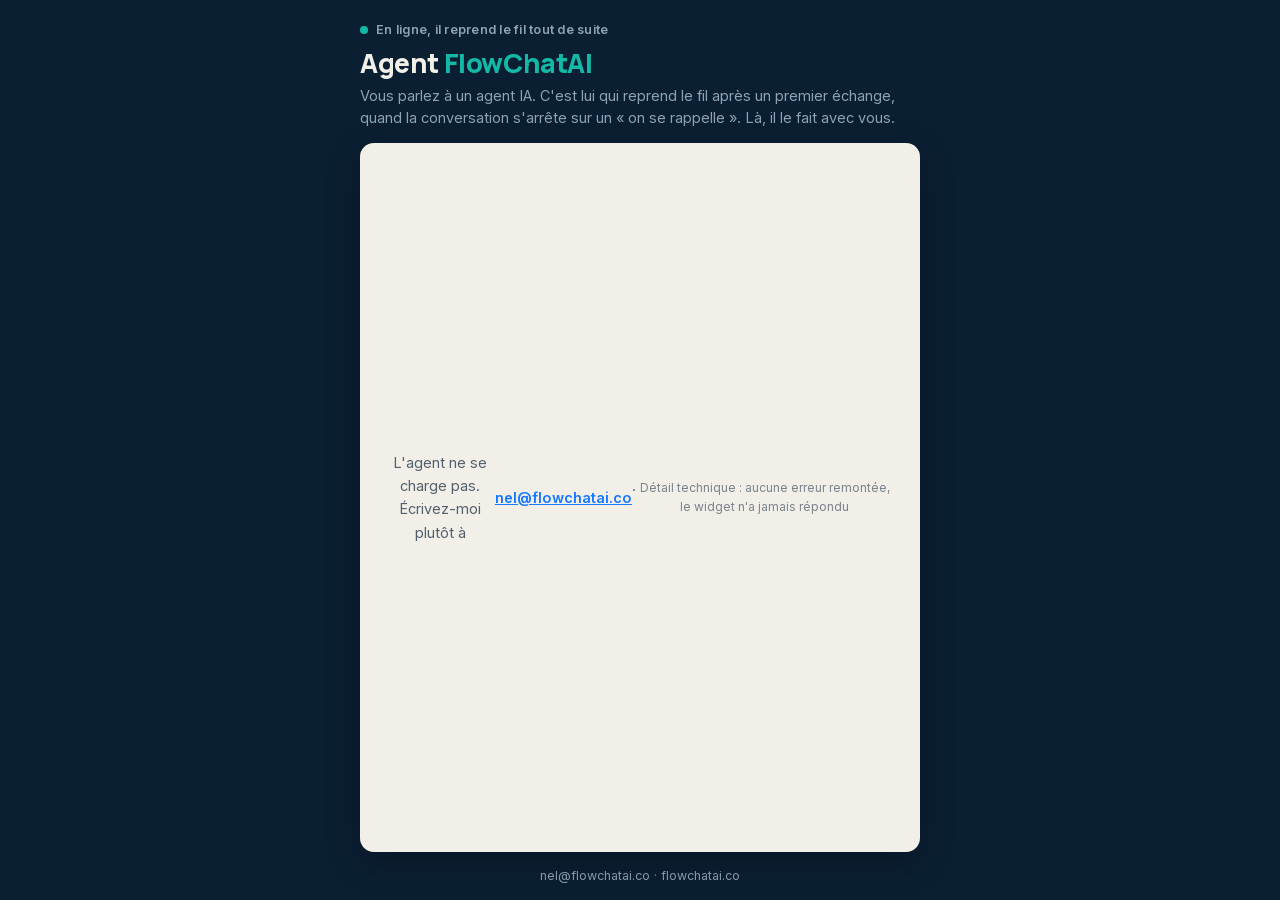
<file: demo/index.html>
<!DOCTYPE html>
<html lang="fr">
<head>
<meta charset="utf-8">
<meta name="viewport" content="width=device-width, initial-scale=1, viewport-fit=cover">
<title>Parlez à l'agent · FlowChatAI</title>
<meta name="description" content="L'agent IA de FlowChatAI reprend le fil après un premier échange : il comprend le besoin, vérifie si le moment est bon, et propose un créneau." />

<!-- Page d'atterrissage du QR code de la carte de visite (rencontres BECI, BNI).
     noindex volontaire : elle n'a pas vocation a etre trouvee par un moteur, et
     elle concurrencerait l'accueil sur les memes mots. -->
<meta name="robots" content="noindex, follow" />
<meta name="theme-color" content="#0B1F33" />
<link rel="icon" href="/favicon.svg" type="image/svg+xml">
<link rel="apple-touch-icon" href="/apple-touch-icon.png">

<!-- Le widget pese environ 570 Ko et vit sur deux domaines tiers. Ouvrir les
     connexions des le parsing du head fait gagner les allers-retours DNS, TCP
     et TLS, soit plusieurs centaines de ms sur un 4G de salle bondee. -->
<link rel="preconnect" href="https://cdn.voiceflow.com" crossorigin>
<link rel="preconnect" href="https://general-runtime.voiceflow.com" crossorigin>
<link rel="dns-prefetch" href="https://cdn.voiceflow.com">
<link rel="dns-prefetch" href="https://general-runtime.voiceflow.com">

<style>
  /* Memes fichiers que l'accueil, deja en cache pour qui a visite le site. */
  @font-face{font-family:'Inter';font-style:normal;font-weight:400 600;font-display:swap;src:url(/fonts/inter-latin.woff2) format('woff2')}
  @font-face{font-family:'Manrope';font-style:normal;font-weight:700 800;font-display:swap;src:url(/fonts/manrope-latin.woff2) format('woff2')}

  *,*::before,*::after{box-sizing:border-box}
  html{-webkit-text-size-adjust:100%;height:100%}

  /* Fond Night Blue : c'est la face recto de la carte que la personne tient en
     main au moment ou elle scanne. La continuite visuelle fait la moitie de
     l'effet. */
  body{
    margin:0;height:100svh;overflow:hidden;
    background:#0B1F33;color:#E8E6E1;
    font-family:Inter,system-ui,-apple-system,sans-serif;
    -webkit-font-smoothing:antialiased;
    display:flex;flex-direction:column;
    padding:calc(env(safe-area-inset-top) + 22px) 18px calc(env(safe-area-inset-bottom) + 14px);
    gap:14px;
  }

  header{flex:none;max-width:560px;width:100%;margin:0 auto}
  /* La marque est passee dans le H1, qui reprend mot pour mot le titre affiche
     par le widget. Ne reste ici que l'indicateur de disponibilite : dans une
     salle, savoir que ca repond MAINTENANT vaut mieux qu'un second logo. */
  .statut{
    font-size:12.5px;font-weight:600;letter-spacing:.02em;color:#8FA3B5;
    display:flex;align-items:center;gap:8px;margin-bottom:10px;
  }
  .point{width:8px;height:8px;border-radius:50%;background:#14B8A6;flex:none}

  h1{
    font-family:Manrope,system-ui,sans-serif;font-weight:800;
    font-size:clamp(21px,5.6vw,27px);line-height:1.2;letter-spacing:-.015em;
    color:#F2EFE9;margin:0 0 6px;
  }
  h1 em{font-style:normal;color:#14B8A6}
  p.intro{font-size:14.5px;line-height:1.5;color:#8FA3B5;margin:0}

  /* Le chat EST le contenu : integre, pas une bulle a aller chercher. La
     personne est debout dans une salle, elle ne cherchera rien. */
  #agent{
    flex:1;min-height:0;width:100%;max-width:560px;margin:0 auto;
    border-radius:14px;overflow:hidden;background:#F2EFE9;
    box-shadow:0 10px 34px rgba(0,0,0,.3);
    position:relative;
  }
  #agent > *{height:100%}

  .etat{
    position:absolute;inset:0;display:flex;align-items:center;justify-content:center;
    text-align:center;padding:26px;font-size:14.5px;line-height:1.6;color:#52606D;
  }
  .etat a{color:#1677FF;font-weight:600}

  footer{
    flex:none;max-width:560px;width:100%;margin:0 auto;
    font-size:12.5px;line-height:1.6;color:#7C8FA1;text-align:center;
  }
  footer a{color:#8FA3B5;text-decoration:none}
  footer strong{color:#B8C4CF;font-weight:600}
</style>
</head>
<body>

<header>
  <div class="statut"><span class="point" aria-hidden="true"></span><span id="statut">En ligne, il reprend le fil tout de suite</span></div>
  <h1>Agent <em>FlowChatAI</em></h1>
  <!-- La page dit ce que la carte promet, mot pour mot : « du on se rappelle au
       rendez-vous qualifie ». Quelqu'un qui scanne apres une rencontre doit
       retrouver ici la phrase qu'il vient d'entendre, sinon le scan casse
       l'elan au lieu de le prolonger. -->
  <p class="intro">Vous parlez à un agent IA. C'est lui qui reprend le fil après un premier échange, quand la conversation s'arrête sur un « on se rappelle ». Là, il le fait avec vous.</p>
</header>

<div id="agent">
  <div class="etat" id="etat">Chargement de l'agent…</div>
</div>

<!-- Ni nom de famille ni numero personnel : la page est publique et un tel: en
     clair se fait moissonner. La personne tient deja la carte, qui porte les
     coordonnees completes. Ici, l'adresse pro suffit. -->
<footer>
  <a href="mailto:nel@flowchatai.co">nel@flowchatai.co</a> · <a href="https://flowchatai.co/">flowchatai.co</a>
</footer>

<script>
(function(){
  'use strict';

  // Projet Voiceflow "Demo reseautage" : persona PME generique, tous secteurs.
  // Distinct de l'agent du site (698a3a90edb54740de5b5cd5), dont la persona est
  // centree sur l'immobilier et qui tombait a cote devant une salle BNI.
  var PROJET = '6a9848aa9411e200c54bd154';

  // Evenement du jour : l'agent le nomme dans son accueil, comme /demo/en/ nomme
  // le Good Morning 500. Borne a la date, heure de Bruxelles : le QR de la carte
  // francaise pointe toujours ici, la page redevient generique le lendemain sans
  // qu'on y touche. Accueil verifie le 24 septembre 2026 sur l'API publique.
  // Vide depuis le 25 septembre 2026 : le widget affiche desormais ce message
  // comme s'il venait du visiteur, consignes a l'agent comprises. Ne rien
  // remettre ici sans avoir verifie sur un telephone qu'il reste invisible.
  var EVENEMENTS = {};
  var aujourdhui = '';
  try { aujourdhui = new Intl.DateTimeFormat('en-CA', { timeZone: 'Europe/Brussels' }).format(new Date()); } catch (e) {}
  var LANCEMENT = EVENEMENTS[aujourdhui];

  // Salle du jour, nommee par la page et non par l'agent : une ligne de HTML que
  // le widget ne peut pas afficher comme venant du visiteur. Meme borne a la
  // date que EVENEMENTS, la ligne redevient generique le lendemain.
  var SALLES = { '2026-09-29': 'Brussels Business Club' };
  if (SALLES[aujourdhui]) {
    document.getElementById('statut').textContent = SALLES[aujourdhui] + ' · en ligne maintenant';
  }

  var cible = document.getElementById('agent');
  var etat  = document.getElementById('etat');

  // Journal des erreurs reelles. Sans lui, tout echec du widget se traduisait
  // par un ecran "Chargement" muet pendant 30 secondes, puis un message qui
  // accusait le reseau meme quand le reseau n'y etait pour rien. On ne pouvait
  // donc pas distinguer un projet non publie d'un wifi de salle sature.
  var journal = [];
  function noter(source, e){
    var m = (e && (e.message || e.reason && (e.reason.message || e.reason) || e)) || 'inconnu';
    journal.push(source + ' : ' + String(m).slice(0, 200));
  }
  window.addEventListener('error', function(e){ noter('erreur', e); });
  window.addEventListener('unhandledrejection', function(e){ noter('promesse', e); });

  function echec(){
    etat.innerHTML = 'L\'agent ne se charge pas.<br>' +
      'Écrivez-moi plutôt à <a href="mailto:nel@flowchatai.co">nel@flowchatai.co</a>.' +
      '<br><br><span style="font-size:12px;opacity:.75;word-break:break-word">' +
      'Détail technique : ' + (journal.length ? journal.join(' · ') : 'aucune erreur remontée, le widget n\'a jamais répondu') +
      '</span>';
  }

  var s = document.createElement('script');
  s.async = true;
  s.type = 'text/javascript';
  s.onload = function(){
    try {
      // Mode "embedded" et non la bulle flottante : en popup, open() est
      // appele avant que le widget soit monte, il ne fait rien, et l'accroche
      // Voiceflow vient recouvrir le pied de page. Integre, la conversation
      // est simplement la, deja ouverte.
      // load() renvoie une promesse dans widget-next. Sans ce .catch, un projet
      // non publie ou un identifiant errone echouait sans rien afficher.
      var options = {
        verify: { projectID: PROJET },
        url: 'https://general-runtime.voiceflow.com',
        versionID: 'production',
        voice: { url: 'https://runtime-api.voiceflow.com' },
        autostart: true,
        // Un identifiant neuf a chaque ouverture. Sans lui, Voiceflow reprend
        // la session gardee dans le stockage local du navigateur : on retombe
        // sur une conversation deja terminee ("Chat has ended"), ou pire, sur
        // celle de l'ancien agent immo. Une demo doit repartir de zero a
        // chaque scan, c'est tout l'effet recherche.
        userID: 'demo-' + Date.now() + '-' + Math.random().toString(36).slice(2, 10),
        render: { mode: 'embedded', target: cible }
      };
      // Un jour d'evenement, la session s'ouvre par un message texte que le widget
      // n'affiche pas (meme mecanisme que /demo/en/). Les autres jours, l'accueil
      // standard de l'agent.
      if (LANCEMENT) { options.launch = { event: { type: 'text', payload: LANCEMENT } }; }
      var chargement = window.voiceflow.chat.load(options);
      // Voiceflow rend le chat dans un SHADOW DOM attache a la cible, pas en
      // enfants classiques. Compter cible.children reste donc a 1 pour
      // toujours, et l'ancien test declenchait le message d'echec a chaque
      // chargement, y compris quand tout marchait. On interroge le shadowRoot.
      //
      // Effet de bord utile : des qu'un shadowRoot existe sans <slot>, le
      // navigateur cesse d'afficher les enfants classiques. Le message
      // d'attente disparait donc tout seul, on le retire par proprete.
      if (chargement && typeof chargement.catch === 'function') {
        chargement.catch(function(e){ noter('load', e); echec(); });
      }
      var essais = 0;
      var t = setInterval(function(){
        if (cible.shadowRoot && cible.shadowRoot.childElementCount > 0) {
          etat.remove(); clearInterval(t); return;
        }
        essais++;
        // 570 Ko sur le 4G d'une salle bondee prennent du temps. On patiente
        // 30 s avant d'annoncer un echec : annoncer trop tot est pire que
        // faire attendre, la personne abandonne alors que ca arrivait.
        // Au bout de 8 s on rassure quand meme, un texte fige passe pour un plantage.
        if (essais === 80) { etat.textContent = 'Toujours en cours, la connexion est lente…'; }
        else if (essais > 300) { clearInterval(t); echec(); }
      }, 100);
    } catch (e) { echec(); }
  };
  s.onerror = echec;
  s.src = 'https://cdn.voiceflow.com/widget-next/bundle.mjs';
  document.head.appendChild(s);
})();
</script>

</body>
</html>
</file>
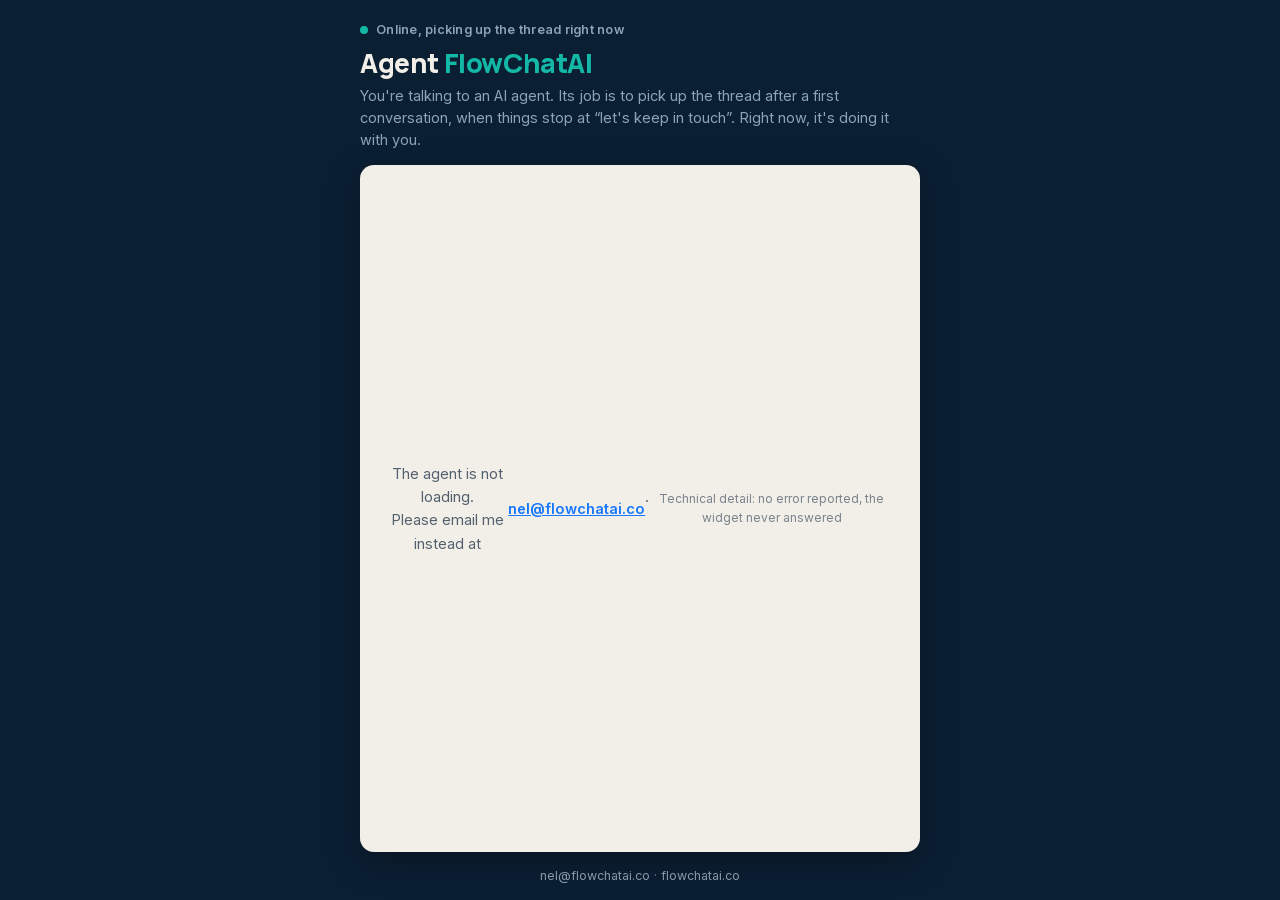
<file: demo/en/index.html>
<!DOCTYPE html>
<html lang="en">
<head>
<meta charset="utf-8">
<meta name="viewport" content="width=device-width, initial-scale=1, viewport-fit=cover">
<title>Talk to the agent · FlowChatAI</title>
<meta name="description" content="FlowChatAI's AI agent picks up the thread after a first conversation: it understands the need, checks the timing, and offers a meeting slot." />

<!-- Version anglaise de /demo/, pour les rencontres en anglais (BECI Good Morning
     500 du 24 septembre 2026, edition internationale). Meme agent, meme page ;
     seuls les textes et le premier message changent.
     Page d'atterrissage du QR code de la carte de visite (rencontres BECI, BNI).
     noindex volontaire : elle n'a pas vocation a etre trouvee par un moteur, et
     elle concurrencerait l'accueil sur les memes mots. -->
<meta name="robots" content="noindex, follow" />
<meta name="theme-color" content="#0B1F33" />
<link rel="icon" href="/favicon.svg" type="image/svg+xml">
<link rel="apple-touch-icon" href="/apple-touch-icon.png">

<!-- Le widget pese environ 570 Ko et vit sur deux domaines tiers. Ouvrir les
     connexions des le parsing du head fait gagner les allers-retours DNS, TCP
     et TLS, soit plusieurs centaines de ms sur un 4G de salle bondee. -->
<link rel="preconnect" href="https://cdn.voiceflow.com" crossorigin>
<link rel="preconnect" href="https://general-runtime.voiceflow.com" crossorigin>
<link rel="dns-prefetch" href="https://cdn.voiceflow.com">
<link rel="dns-prefetch" href="https://general-runtime.voiceflow.com">

<style>
  /* Memes fichiers que l'accueil, deja en cache pour qui a visite le site. */
  @font-face{font-family:'Inter';font-style:normal;font-weight:400 600;font-display:swap;src:url(/fonts/inter-latin.woff2) format('woff2')}
  @font-face{font-family:'Manrope';font-style:normal;font-weight:700 800;font-display:swap;src:url(/fonts/manrope-latin.woff2) format('woff2')}

  *,*::before,*::after{box-sizing:border-box}
  html{-webkit-text-size-adjust:100%;height:100%}

  /* Fond Night Blue : c'est la face recto de la carte que la personne tient en
     main au moment ou elle scanne. La continuite visuelle fait la moitie de
     l'effet. */
  body{
    margin:0;height:100svh;overflow:hidden;
    background:#0B1F33;color:#E8E6E1;
    font-family:Inter,system-ui,-apple-system,sans-serif;
    -webkit-font-smoothing:antialiased;
    display:flex;flex-direction:column;
    padding:calc(env(safe-area-inset-top) + 22px) 18px calc(env(safe-area-inset-bottom) + 14px);
    gap:14px;
  }

  header{flex:none;max-width:560px;width:100%;margin:0 auto}
  /* La marque est passee dans le H1, qui reprend mot pour mot le titre affiche
     par le widget. Ne reste ici que l'indicateur de disponibilite : dans une
     salle, savoir que ca repond MAINTENANT vaut mieux qu'un second logo. */
  .statut{
    font-size:12.5px;font-weight:600;letter-spacing:.02em;color:#8FA3B5;
    display:flex;align-items:center;gap:8px;margin-bottom:10px;
  }
  .point{width:8px;height:8px;border-radius:50%;background:#14B8A6;flex:none}

  h1{
    font-family:Manrope,system-ui,sans-serif;font-weight:800;
    font-size:clamp(21px,5.6vw,27px);line-height:1.2;letter-spacing:-.015em;
    color:#F2EFE9;margin:0 0 6px;
  }
  h1 em{font-style:normal;color:#14B8A6}
  p.intro{font-size:14.5px;line-height:1.5;color:#8FA3B5;margin:0}

  /* Le chat EST le contenu : integre, pas une bulle a aller chercher. La
     personne est debout dans une salle, elle ne cherchera rien. */
  #agent{
    flex:1;min-height:0;width:100%;max-width:560px;margin:0 auto;
    border-radius:14px;overflow:hidden;background:#F2EFE9;
    box-shadow:0 10px 34px rgba(0,0,0,.3);
    position:relative;
  }
  #agent > *{height:100%}

  .etat{
    position:absolute;inset:0;display:flex;align-items:center;justify-content:center;
    text-align:center;padding:26px;font-size:14.5px;line-height:1.6;color:#52606D;
  }
  .etat a{color:#1677FF;font-weight:600}

  footer{
    flex:none;max-width:560px;width:100%;margin:0 auto;
    font-size:12.5px;line-height:1.6;color:#7C8FA1;text-align:center;
  }
  footer a{color:#8FA3B5;text-decoration:none}
  footer strong{color:#B8C4CF;font-weight:600}
</style>
</head>
<body>

<header>
  <div class="statut"><span class="point" aria-hidden="true"></span>Online, picking up the thread right now</div>
  <h1>Agent <em>FlowChatAI</em></h1>
  <!-- La page dit ce que la carte promet, mot pour mot : « du on se rappelle au
       rendez-vous qualifie ». Quelqu'un qui scanne apres une rencontre doit
       retrouver ici la phrase qu'il vient d'entendre, sinon le scan casse
       l'elan au lieu de le prolonger. -->
  <p class="intro">You're talking to an AI agent. Its job is to pick up the thread after a first conversation, when things stop at “let's keep in touch”. Right now, it's doing it with you.</p>
</header>

<div id="agent">
  <div class="etat" id="etat">Loading the agent…</div>
</div>

<!-- Ni nom de famille ni numero personnel : la page est publique et un tel: en
     clair se fait moissonner. La personne tient deja la carte, qui porte les
     coordonnees completes. Ici, l'adresse pro suffit. -->
<footer>
  <a href="mailto:nel@flowchatai.co">nel@flowchatai.co</a> · <a href="https://flowchatai.co/">flowchatai.co</a>
</footer>

<script>
(function(){
  'use strict';

  // Projet Voiceflow "Demo reseautage" : persona PME generique, tous secteurs.
  // Distinct de l'agent du site (698a3a90edb54740de5b5cd5), dont la persona est
  // centree sur l'immobilier et qui tombait a cote devant une salle BNI.
  var PROJET = '6a9848aa9411e200c54bd154';

  // Reprend la phrase imprimee au recto de la carte anglaise, pour que l'agent
  // la reutilise mot pour mot.
  // Le Good Morning 500 a lieu tous les jeudis sous ce nom : on le nomme. Sans la
  // consigne explicite de le citer, l'agent l'ignorait (teste le 23 septembre).
  var LANCEMENT = 'Hi Lucy. I just met Nelly at Beci\'s Good Morning 500 networking breakfast, which is held in English today, ' +
    'and we said "let\'s keep in touch". Please talk to me in English only, and mention the Good Morning 500 by name when you greet me.';

  var cible = document.getElementById('agent');
  var etat  = document.getElementById('etat');

  // Journal des erreurs reelles. Sans lui, tout echec du widget se traduisait
  // par un ecran "Chargement" muet pendant 30 secondes, puis un message qui
  // accusait le reseau meme quand le reseau n'y etait pour rien. On ne pouvait
  // donc pas distinguer un projet non publie d'un wifi de salle sature.
  var journal = [];
  function noter(source, e){
    var m = (e && (e.message || e.reason && (e.reason.message || e.reason) || e)) || 'inconnu';
    journal.push(source + ' : ' + String(m).slice(0, 200));
  }
  window.addEventListener('error', function(e){ noter('erreur', e); });
  window.addEventListener('unhandledrejection', function(e){ noter('promesse', e); });

  function echec(){
    etat.innerHTML = 'The agent is not loading.<br>' +
      'Please email me instead at <a href="mailto:nel@flowchatai.co">nel@flowchatai.co</a>.' +
      '<br><br><span style="font-size:12px;opacity:.75;word-break:break-word">' +
      'Technical detail: ' + (journal.length ? journal.join(' · ') : 'no error reported, the widget never answered') +
      '</span>';
  }

  var s = document.createElement('script');
  s.async = true;
  s.type = 'text/javascript';
  s.onload = function(){
    try {
      // Mode "embedded" et non la bulle flottante : en popup, open() est
      // appele avant que le widget soit monte, il ne fait rien, et l'accroche
      // Voiceflow vient recouvrir le pied de page. Integre, la conversation
      // est simplement la, deja ouverte.
      // load() renvoie une promesse dans widget-next. Sans ce .catch, un projet
      // non publie ou un identifiant errone echouait sans rien afficher.
      var chargement = window.voiceflow.chat.load({
        verify: { projectID: PROJET },
        url: 'https://general-runtime.voiceflow.com',
        versionID: 'production',
        voice: { url: 'https://runtime-api.voiceflow.com' },
        autostart: true,
        // L'agent demarre en francais par defaut (prompt : « Par defaut, demarre
        // en francais »). Au lieu de l'evenement launch habituel, on ouvre la
        // session par un message texte en anglais, que le widget n'affiche pas :
        // l'agent detecte la langue et son tout premier message sort en anglais.
        // Verifie le 23 septembre 2026 sur l'API publique : accueil et relance
        // integralement en anglais, sans toucher au projet Voiceflow.
        launch: { event: { type: 'text', payload: LANCEMENT } },
        // Un identifiant neuf a chaque ouverture. Sans lui, Voiceflow reprend
        // la session gardee dans le stockage local du navigateur : on retombe
        // sur une conversation deja terminee ("Chat has ended"), ou pire, sur
        // celle de l'ancien agent immo. Une demo doit repartir de zero a
        // chaque scan, c'est tout l'effet recherche.
        userID: 'demo-' + Date.now() + '-' + Math.random().toString(36).slice(2, 10),
        render: { mode: 'embedded', target: cible }
      });
      // Voiceflow rend le chat dans un SHADOW DOM attache a la cible, pas en
      // enfants classiques. Compter cible.children reste donc a 1 pour
      // toujours, et l'ancien test declenchait le message d'echec a chaque
      // chargement, y compris quand tout marchait. On interroge le shadowRoot.
      //
      // Effet de bord utile : des qu'un shadowRoot existe sans <slot>, le
      // navigateur cesse d'afficher les enfants classiques. Le message
      // d'attente disparait donc tout seul, on le retire par proprete.
      if (chargement && typeof chargement.catch === 'function') {
        chargement.catch(function(e){ noter('load', e); echec(); });
      }
      var essais = 0;
      var t = setInterval(function(){
        if (cible.shadowRoot && cible.shadowRoot.childElementCount > 0) {
          etat.remove(); clearInterval(t); return;
        }
        essais++;
        // 570 Ko sur le 4G d'une salle bondee prennent du temps. On patiente
        // 30 s avant d'annoncer un echec : annoncer trop tot est pire que
        // faire attendre, la personne abandonne alors que ca arrivait.
        // Au bout de 8 s on rassure quand meme, un texte fige passe pour un plantage.
        if (essais === 80) { etat.textContent = 'Still loading, the connection is slow…'; }
        else if (essais > 300) { clearInterval(t); echec(); }
      }, 100);
    } catch (e) { echec(); }
  };
  s.onerror = echec;
  s.src = 'https://cdn.voiceflow.com/widget-next/bundle.mjs';
  document.head.appendChild(s);
})();
</script>

</body>
</html>
</file>
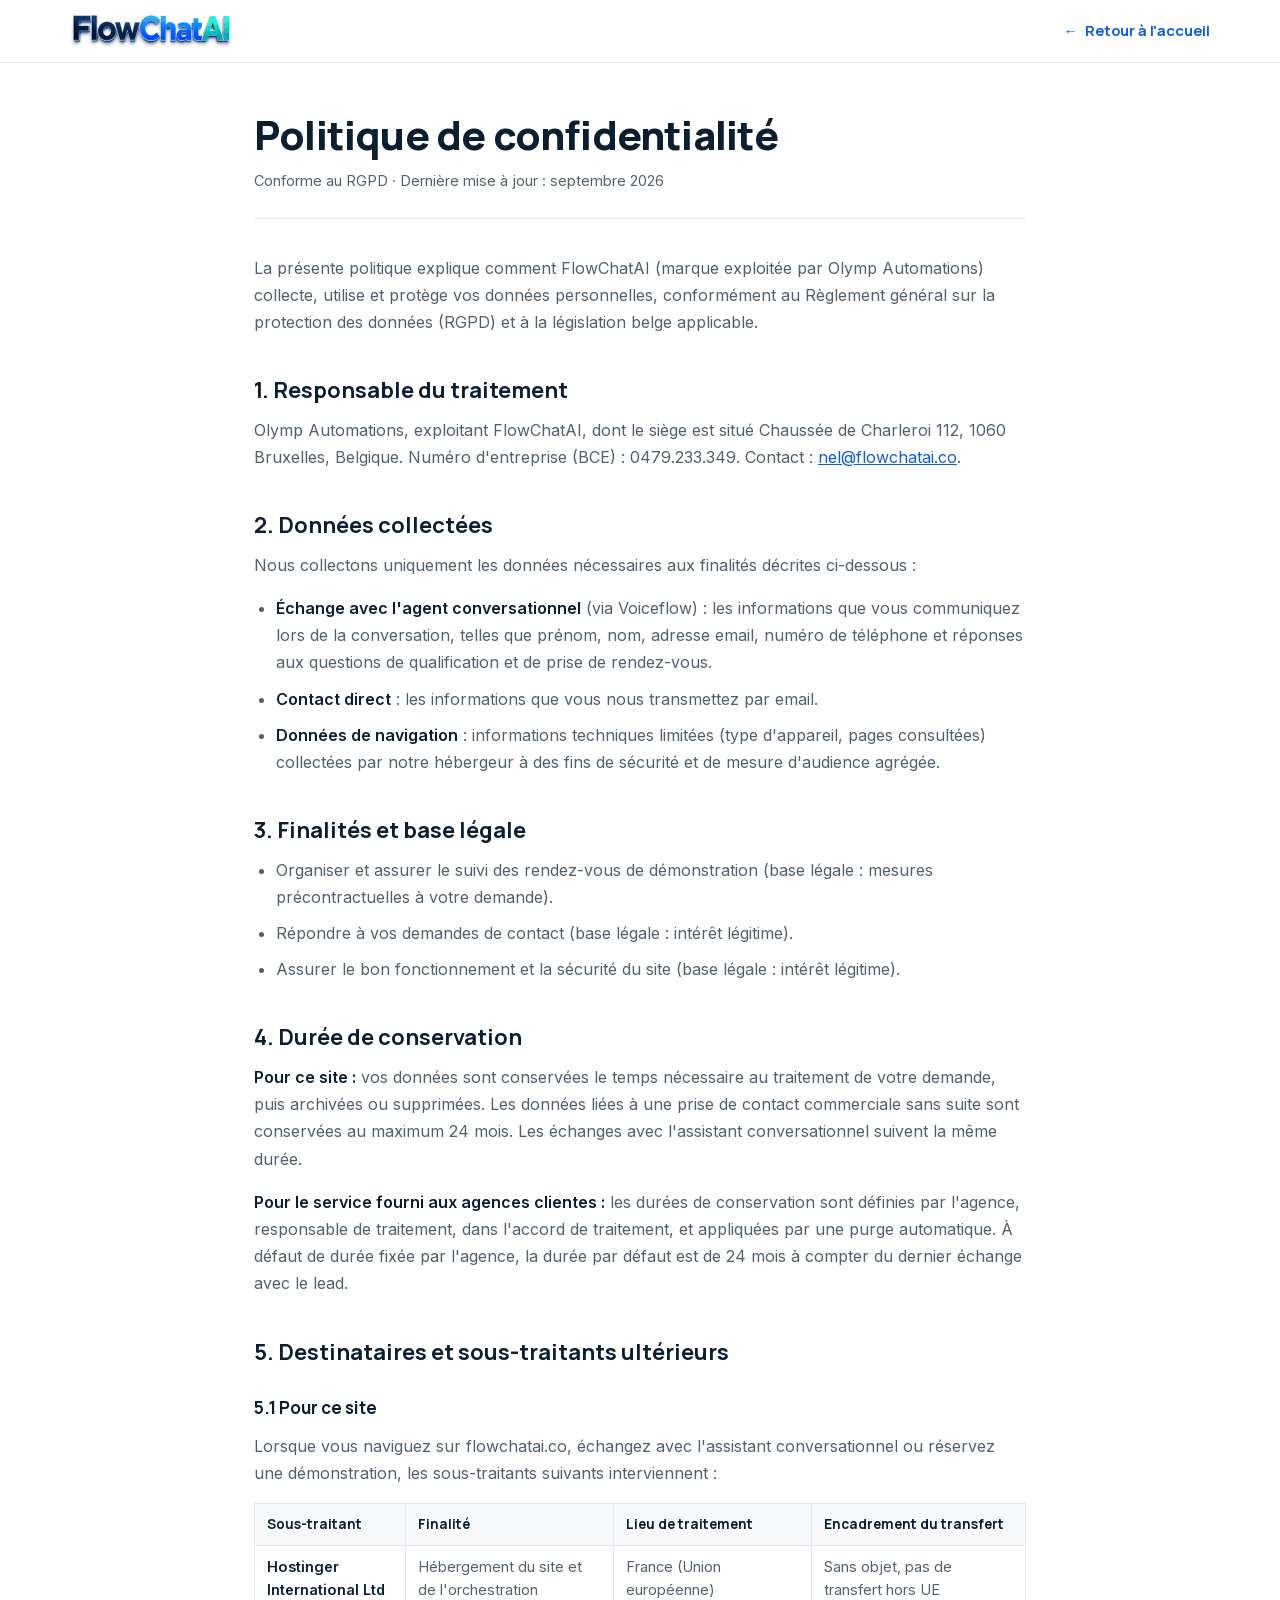
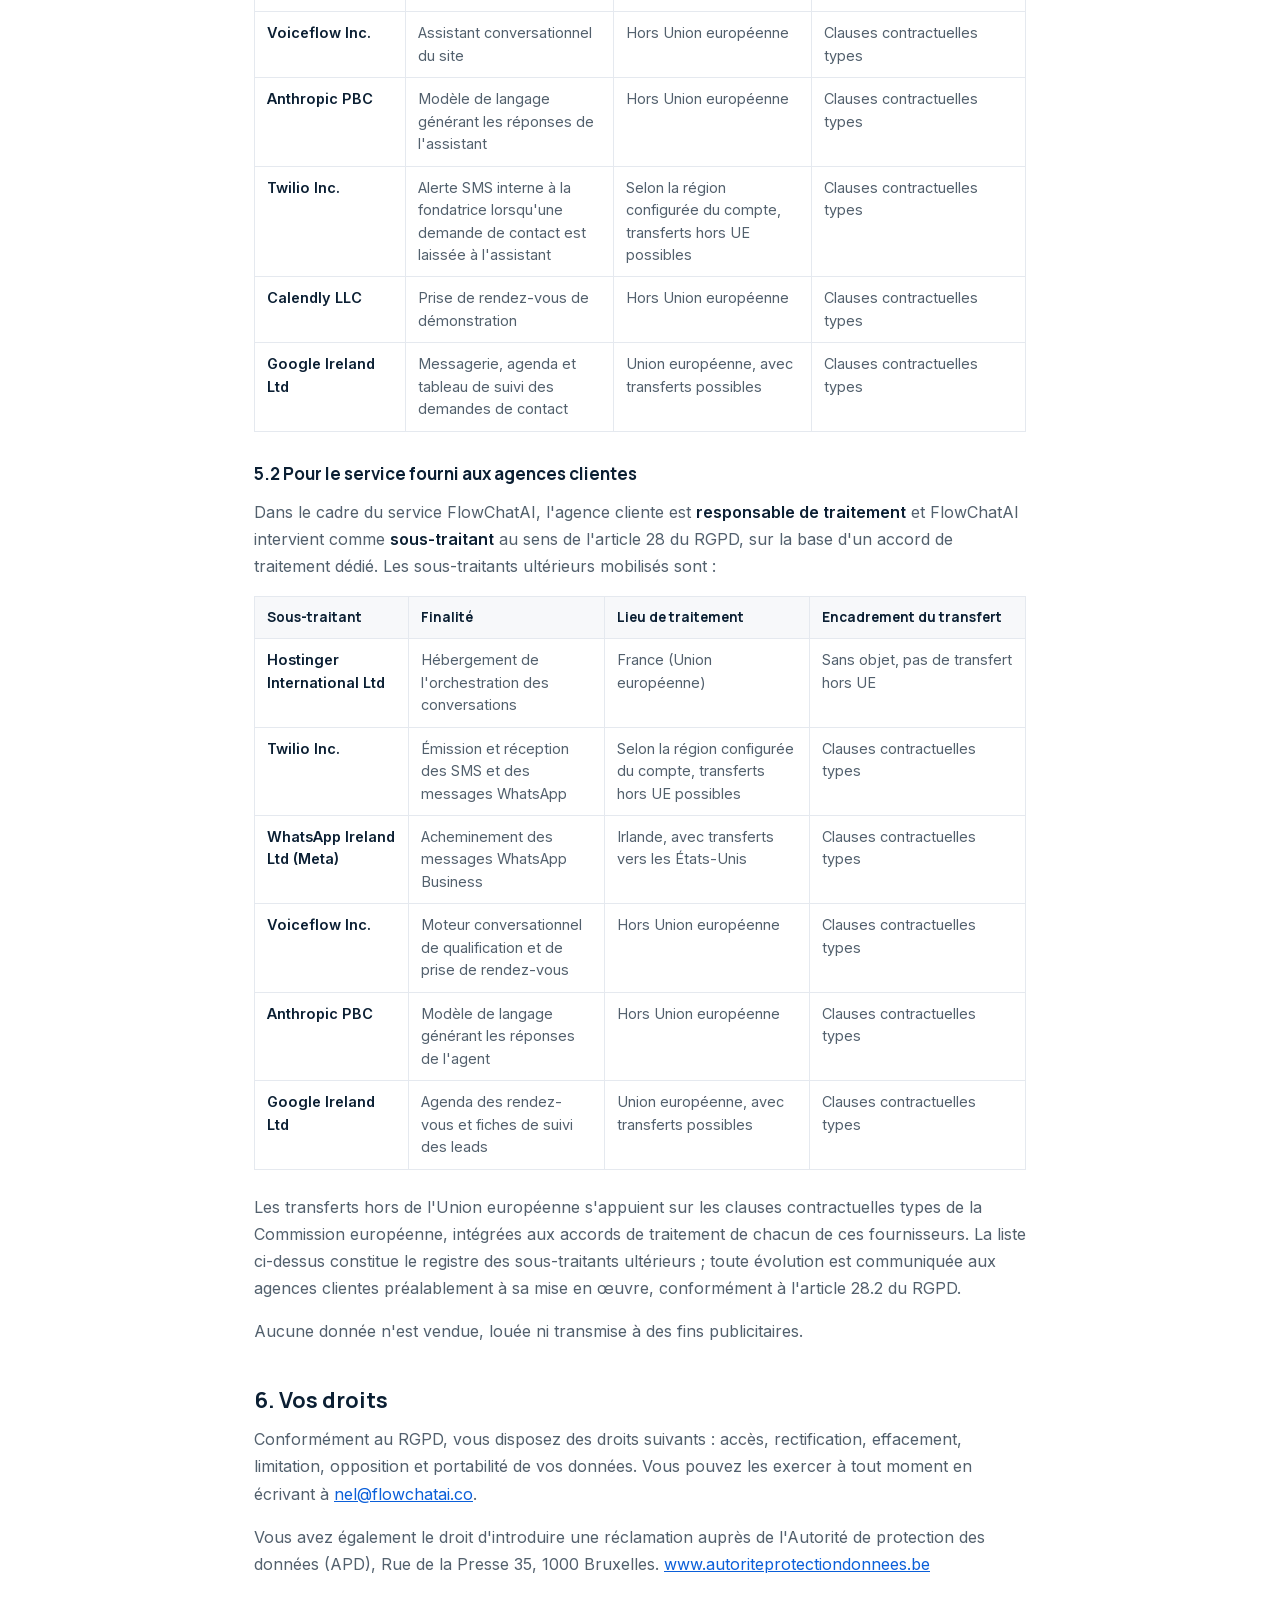
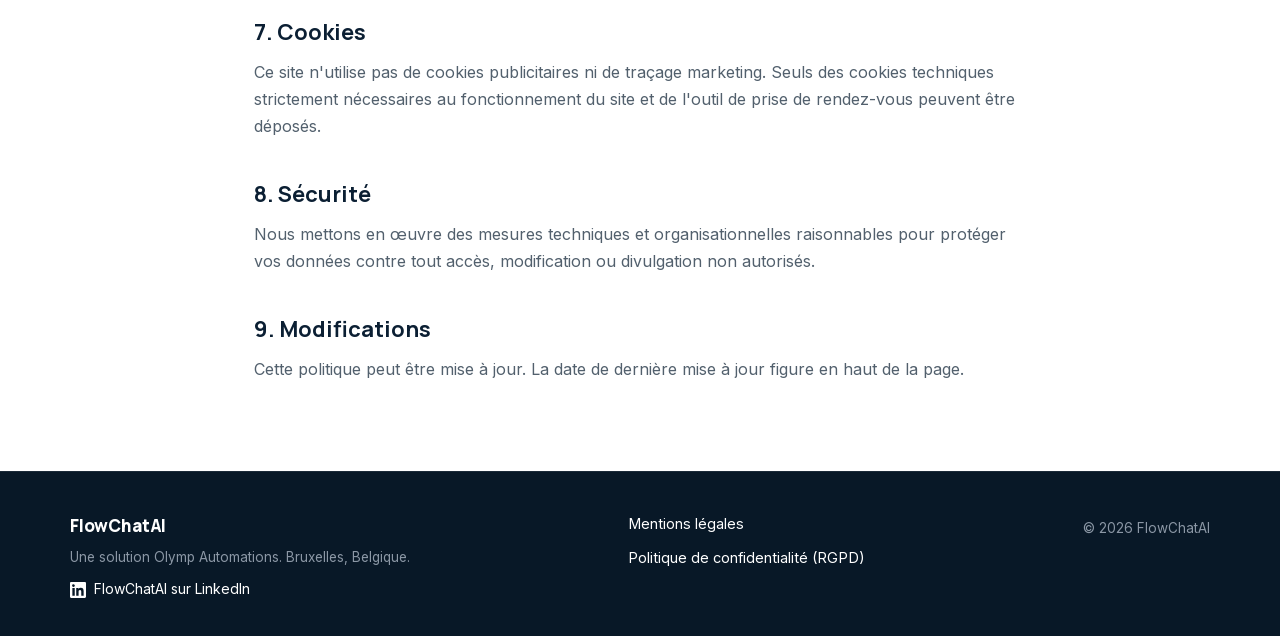
<file: confidentialite.html>
<!DOCTYPE html>
<html lang="fr">
<head>
  <meta charset="UTF-8" />
  <meta name="viewport" content="width=device-width, initial-scale=1.0" />
  <title>Politique de confidentialité (RGPD) · FlowChatAI</title>
  <meta name="description" content="Politique de confidentialité et de protection des données personnelles de FlowChatAI, conforme au RGPD." />
  <meta name="robots" content="noindex, follow" />
  <!-- Canonique auto-referente, en .html : c'est la forme d'URL unique du site.
       /confidentialite (sans extension) renvoie un 404 : la redirection etait
       declaree dans netlify.toml, or le site est servi par nginx. Voir
       DEPLOIEMENT-NGINX.md dans le depot prive. -->
  <link rel="canonical" href="https://flowchatai.co/confidentialite.html" />
  <meta property="og:title" content="Politique de confidentialité · FlowChatAI" />
  <meta property="og:type" content="article" />
  <meta property="og:url" content="https://flowchatai.co/confidentialite.html" />
  <meta property="og:image" content="https://flowchatai.co/og-image-v2.png" />
  <meta property="og:locale" content="fr_FR" />
  <meta property="og:site_name" content="FlowChatAI" />
  <link rel="icon" href="/favicon.svg" type="image/svg+xml" />
  <link rel="icon" href="/favicon-32.png" sizes="32x32" type="image/png" />
  <link rel="icon" href="/favicon.ico" sizes="48x48" />
  <link rel="apple-touch-icon" href="/apple-touch-icon.png" />
  <link rel="manifest" href="/site.webmanifest" />
  <meta name="theme-color" content="#0B1F33" />
  <link rel="preload" href="/fonts/inter-latin.woff2" as="font" type="font/woff2" crossorigin />
  <link rel="preload" href="/fonts/manrope-latin.woff2" as="font" type="font/woff2" crossorigin />
  <link rel="stylesheet" href="legal.css" />
</head>
<body>
  <a href="#contenu" class="skip">Aller au contenu</a>
  <header class="legal-header">
    <div class="container">
      <a href="index.html" aria-label="FlowChatAI, retour à l'accueil">
        <img src="assets/logo-flowchatai.png" alt="FlowChatAI" width="162" height="34" />
      </a>
      <a href="index.html" class="back">&#8592;<span> Retour à l'accueil</span></a>
    </div>
  </header>

  <main class="legal" id="contenu" tabindex="-1">
    <div class="container">
      <h1>Politique de confidentialité</h1>
      <p class="updated">Conforme au RGPD · Dernière mise à jour : septembre 2026</p>

      <p>
        La présente politique explique comment FlowChatAI (marque exploitée par Olymp Automations) collecte, utilise et protège vos données personnelles, conformément au Règlement général sur la protection des données (RGPD) et à la législation belge applicable.
      </p>

      <h2>1. Responsable du traitement</h2>
      <p>
        Olymp Automations, exploitant FlowChatAI, dont le siège est situé Chaussée de Charleroi 112, 1060 Bruxelles, Belgique. Numéro d'entreprise (BCE) : 0479.233.349. Contact : <a href="mailto:nel@flowchatai.co">nel@flowchatai.co</a>.
      </p>

      <h2>2. Données collectées</h2>
      <p>Nous collectons uniquement les données nécessaires aux finalités décrites ci-dessous :</p>
      <ul>
        <li><strong>Échange avec l'agent conversationnel</strong> (via Voiceflow) : les informations que vous communiquez lors de la conversation, telles que prénom, nom, adresse email, numéro de téléphone et réponses aux questions de qualification et de prise de rendez-vous.</li>
        <li><strong>Contact direct</strong> : les informations que vous nous transmettez par email.</li>
        <li><strong>Données de navigation</strong> : informations techniques limitées (type d'appareil, pages consultées) collectées par notre hébergeur à des fins de sécurité et de mesure d'audience agrégée.</li>
      </ul>

      <h2>3. Finalités et base légale</h2>
      <ul>
        <li>Organiser et assurer le suivi des rendez-vous de démonstration (base légale : mesures précontractuelles à votre demande).</li>
        <li>Répondre à vos demandes de contact (base légale : intérêt légitime).</li>
        <li>Assurer le bon fonctionnement et la sécurité du site (base légale : intérêt légitime).</li>
      </ul>

      <h2>4. Durée de conservation</h2>
      <p>
        <strong>Pour ce site :</strong> vos données sont conservées le temps nécessaire au traitement de votre demande, puis archivées ou supprimées. Les données liées à une prise de contact commerciale sans suite sont conservées au maximum 24 mois. Les échanges avec l'assistant conversationnel suivent la même durée.
      </p>
      <p>
        <strong>Pour le service fourni aux agences clientes :</strong> les durées de conservation sont définies par l'agence, responsable de traitement, dans l'accord de traitement, et appliquées par une purge automatique. À défaut de durée fixée par l'agence, la durée par défaut est de 24 mois à compter du dernier échange avec le lead.
      </p>

      <h2>5. Destinataires et sous-traitants ultérieurs</h2>

      <h3>5.1 Pour ce site</h3>
      <p>Lorsque vous naviguez sur flowchatai.co, échangez avec l'assistant conversationnel ou réservez une démonstration, les sous-traitants suivants interviennent :</p>
      <table>
        <thead>
          <tr><th>Sous-traitant</th><th>Finalité</th><th>Lieu de traitement</th><th>Encadrement du transfert</th></tr>
        </thead>
        <tbody>
          <tr><td><strong>Hostinger International Ltd</strong></td><td>Hébergement du site et de l'orchestration</td><td>France (Union européenne)</td><td>Sans objet, pas de transfert hors UE</td></tr>
          <tr><td><strong>Voiceflow Inc.</strong></td><td>Assistant conversationnel du site</td><td>Hors Union européenne</td><td>Clauses contractuelles types</td></tr>
          <tr><td><strong>Anthropic PBC</strong></td><td>Modèle de langage générant les réponses de l'assistant</td><td>Hors Union européenne</td><td>Clauses contractuelles types</td></tr>
          <tr><td><strong>Twilio Inc.</strong></td><td>Alerte SMS interne à la fondatrice lorsqu'une demande de contact est laissée à l'assistant</td><td>Selon la région configurée du compte, transferts hors UE possibles</td><td>Clauses contractuelles types</td></tr>
          <tr><td><strong>Calendly LLC</strong></td><td>Prise de rendez-vous de démonstration</td><td>Hors Union européenne</td><td>Clauses contractuelles types</td></tr>
          <tr><td><strong>Google Ireland Ltd</strong></td><td>Messagerie, agenda et tableau de suivi des demandes de contact</td><td>Union européenne, avec transferts possibles</td><td>Clauses contractuelles types</td></tr>
        </tbody>
      </table>

      <h3>5.2 Pour le service fourni aux agences clientes</h3>
      <p>Dans le cadre du service FlowChatAI, l'agence cliente est <strong>responsable de traitement</strong> et FlowChatAI intervient comme <strong>sous-traitant</strong> au sens de l'article 28 du RGPD, sur la base d'un accord de traitement dédié. Les sous-traitants ultérieurs mobilisés sont :</p>
      <table>
        <thead>
          <tr><th>Sous-traitant</th><th>Finalité</th><th>Lieu de traitement</th><th>Encadrement du transfert</th></tr>
        </thead>
        <tbody>
          <tr><td><strong>Hostinger International Ltd</strong></td><td>Hébergement de l'orchestration des conversations</td><td>France (Union européenne)</td><td>Sans objet, pas de transfert hors UE</td></tr>
          <tr><td><strong>Twilio Inc.</strong></td><td>Émission et réception des SMS et des messages WhatsApp</td><td>Selon la région configurée du compte, transferts hors UE possibles</td><td>Clauses contractuelles types</td></tr>
          <tr><td><strong>WhatsApp Ireland Ltd (Meta)</strong></td><td>Acheminement des messages WhatsApp Business</td><td>Irlande, avec transferts vers les États-Unis</td><td>Clauses contractuelles types</td></tr>
          <tr><td><strong>Voiceflow Inc.</strong></td><td>Moteur conversationnel de qualification et de prise de rendez-vous</td><td>Hors Union européenne</td><td>Clauses contractuelles types</td></tr>
          <tr><td><strong>Anthropic PBC</strong></td><td>Modèle de langage générant les réponses de l'agent</td><td>Hors Union européenne</td><td>Clauses contractuelles types</td></tr>
          <tr><td><strong>Google Ireland Ltd</strong></td><td>Agenda des rendez-vous et fiches de suivi des leads</td><td>Union européenne, avec transferts possibles</td><td>Clauses contractuelles types</td></tr>
        </tbody>
      </table>

      <p>Les transferts hors de l'Union européenne s'appuient sur les clauses contractuelles types de la Commission européenne, intégrées aux accords de traitement de chacun de ces fournisseurs. La liste ci-dessus constitue le registre des sous-traitants ultérieurs ; toute évolution est communiquée aux agences clientes préalablement à sa mise en œuvre, conformément à l'article 28.2 du RGPD.</p>

      <p>Aucune donnée n'est vendue, louée ni transmise à des fins publicitaires.</p>

      <h2>6. Vos droits</h2>
      <p>Conformément au RGPD, vous disposez des droits suivants : accès, rectification, effacement, limitation, opposition et portabilité de vos données. Vous pouvez les exercer à tout moment en écrivant à <a href="mailto:nel@flowchatai.co">nel@flowchatai.co</a>.</p>
      <p>
        Vous avez également le droit d'introduire une réclamation auprès de l'Autorité de protection des données (APD), Rue de la Presse 35, 1000 Bruxelles. <a href="https://www.autoriteprotectiondonnees.be" target="_blank" rel="noopener">www.autoriteprotectiondonnees.be</a>
      </p>

      <h2>7. Cookies</h2>
      <p>
        Ce site n'utilise pas de cookies publicitaires ni de traçage marketing. Seuls des cookies techniques strictement nécessaires au fonctionnement du site et de l'outil de prise de rendez-vous peuvent être déposés.
      </p>

      <h2>8. Sécurité</h2>
      <p>
        Nous mettons en œuvre des mesures techniques et organisationnelles raisonnables pour protéger vos données contre tout accès, modification ou divulgation non autorisés.
      </p>

      <h2>9. Modifications</h2>
      <p>
        Cette politique peut être mise à jour. La date de dernière mise à jour figure en haut de la page.
      </p>
    </div>
  </main>

  <footer class="site-footer">
    <div class="container footer-inner">
      <div>
        <span class="brand-name">FlowChatAI</span>
        <p>Une solution Olymp Automations. Bruxelles, Belgique.</p>
        <p><a href="https://www.linkedin.com/company/flowchatai-/" target="_blank" rel="me noopener" class="li-lien"><svg width="16" height="16" viewBox="0 0 24 24" fill="currentColor" aria-hidden="true"><path d="M20.45 20.45h-3.56v-5.57c0-1.33-.03-3.04-1.85-3.04-1.86 0-2.14 1.45-2.14 2.94v5.67H9.35V9h3.41v1.56h.05a3.74 3.74 0 0 1 3.37-1.85c3.6 0 4.27 2.37 4.27 5.46zM5.34 7.43a2.07 2.07 0 1 1 0-4.13 2.07 2.07 0 0 1 0 4.13M7.12 20.45H3.55V9h3.57zM22.22 0H1.77C.79 0 0 .77 0 1.73v20.54C0 23.22.79 24 1.77 24h20.45c.98 0 1.78-.78 1.78-1.73V1.73C24 .77 23.2 0 22.22 0"/></svg>FlowChatAI sur LinkedIn</a></p>
      </div>
      <nav class="footer-links" aria-label="Liens légaux">
        <a href="mentions-legales.html">Mentions légales</a>
        <a href="confidentialite.html">Politique de confidentialité (RGPD)</a>
      </nav>
      <p class="copyright">© 2026 FlowChatAI</p>
    </div>
  </footer>
</body>
</html>
</file>
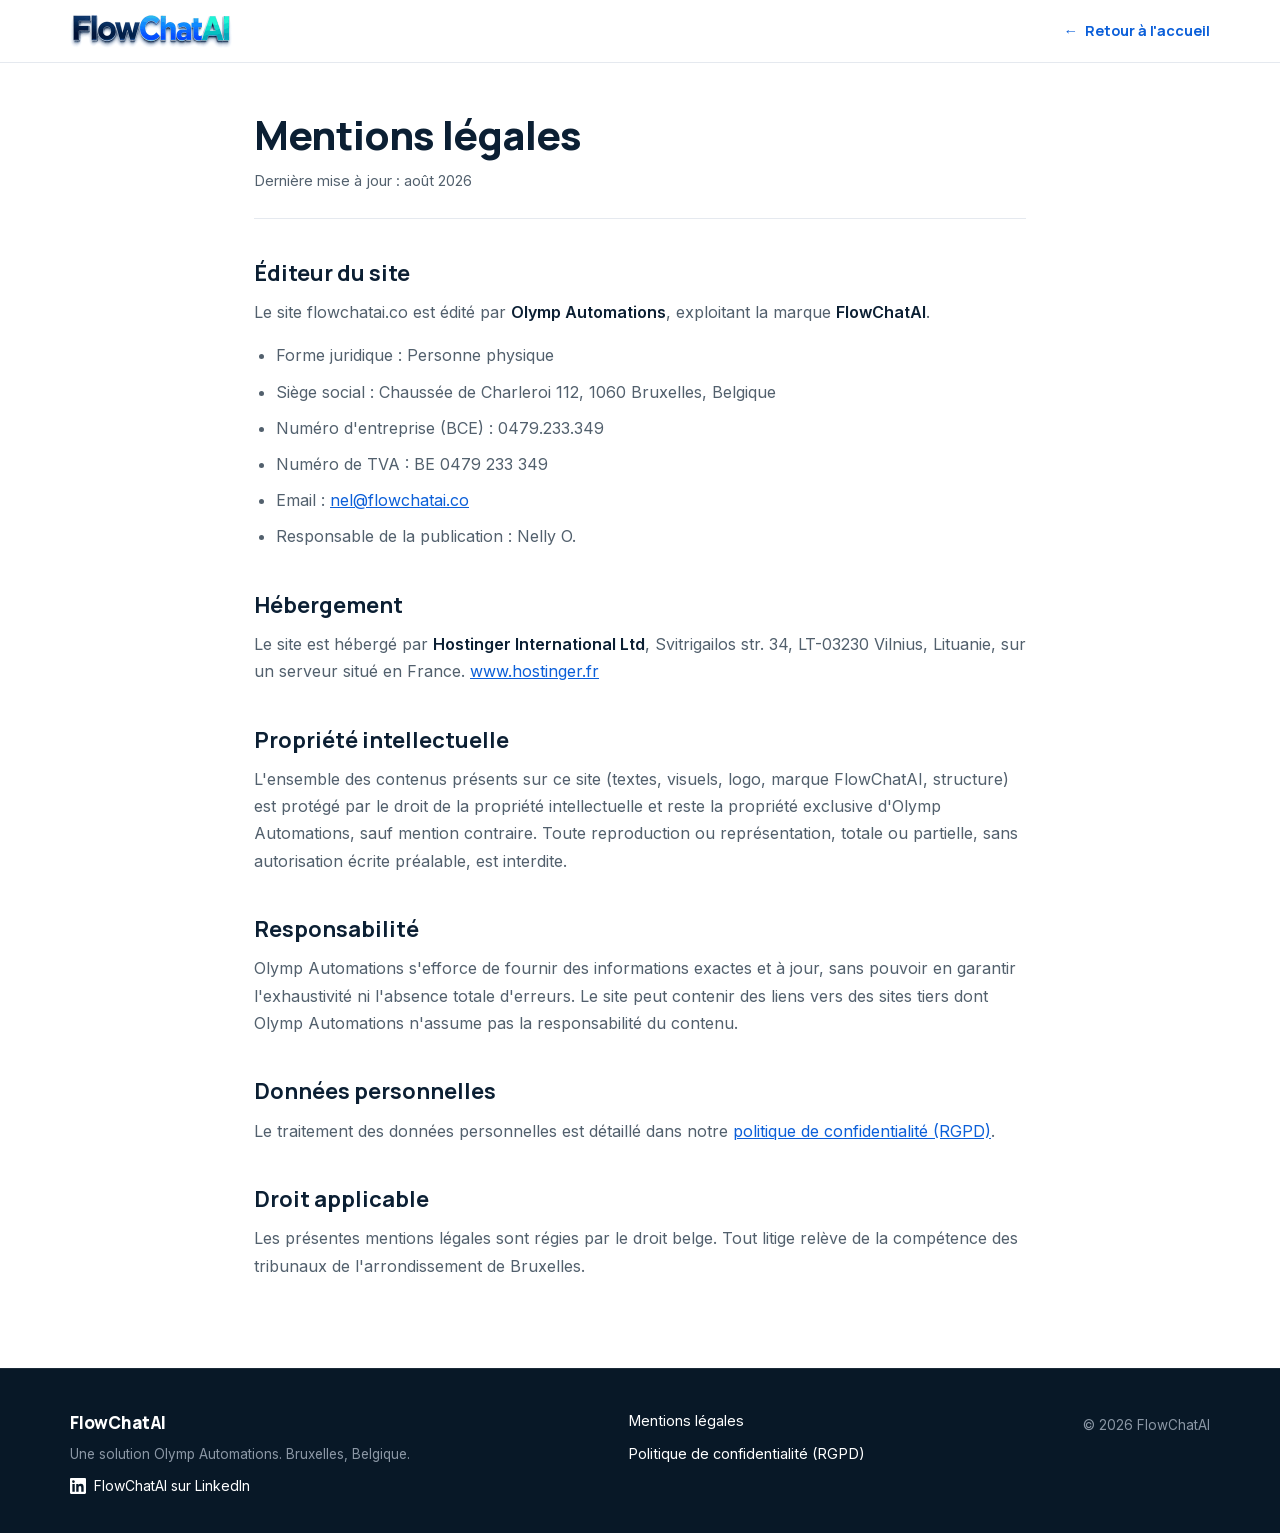
<file: mentions-legales.html>
<!DOCTYPE html>
<html lang="fr">
<head>
  <meta charset="UTF-8" />
  <meta name="viewport" content="width=device-width, initial-scale=1.0" />
  <title>Mentions légales · FlowChatAI</title>
  <meta name="description" content="Mentions légales du site FlowChatAI, une solution Olymp Automations, Bruxelles, Belgique." />
  <meta name="robots" content="noindex, follow" />
  <!-- Canonique auto-referente, en .html : c'est la forme d'URL unique du site.
       /mentions-legales (sans extension) renvoie un 404 : la redirection etait
       declaree dans netlify.toml, or le site est servi par nginx. Voir
       DEPLOIEMENT-NGINX.md dans le depot prive. -->
  <link rel="canonical" href="https://flowchatai.co/mentions-legales.html" />
  <meta property="og:title" content="Mentions légales · FlowChatAI" />
  <meta property="og:type" content="article" />
  <meta property="og:url" content="https://flowchatai.co/mentions-legales.html" />
  <meta property="og:image" content="https://flowchatai.co/og-image-v2.png" />
  <meta property="og:locale" content="fr_FR" />
  <meta property="og:site_name" content="FlowChatAI" />
  <link rel="icon" href="/favicon.svg" type="image/svg+xml" />
  <link rel="icon" href="/favicon-32.png" sizes="32x32" type="image/png" />
  <link rel="icon" href="/favicon.ico" sizes="48x48" />
  <link rel="apple-touch-icon" href="/apple-touch-icon.png" />
  <link rel="manifest" href="/site.webmanifest" />
  <meta name="theme-color" content="#0B1F33" />
  <link rel="preload" href="/fonts/inter-latin.woff2" as="font" type="font/woff2" crossorigin />
  <link rel="preload" href="/fonts/manrope-latin.woff2" as="font" type="font/woff2" crossorigin />
  <link rel="stylesheet" href="legal.css" />
</head>
<body>
  <a href="#contenu" class="skip">Aller au contenu</a>
  <header class="legal-header">
    <div class="container">
      <a href="index.html" aria-label="FlowChatAI, retour à l'accueil">
        <img src="assets/logo-flowchatai.png" alt="FlowChatAI" width="162" height="34" />
      </a>
      <a href="index.html" class="back">&#8592;<span> Retour à l'accueil</span></a>
    </div>
  </header>

  <main class="legal" id="contenu" tabindex="-1">
    <div class="container">
      <h1>Mentions légales</h1>
      <p class="updated">Dernière mise à jour : août 2026</p>

      <h2>Éditeur du site</h2>
      <p>
        Le site flowchatai.co est édité par <strong>Olymp Automations</strong>, exploitant la marque <strong>FlowChatAI</strong>.
      </p>
      <ul>
        <li>Forme juridique : Personne physique</li>
        <li>Siège social : Chaussée de Charleroi 112, 1060 Bruxelles, Belgique</li>
        <li>Numéro d'entreprise (BCE) : 0479.233.349</li>
        <li>Numéro de TVA : BE 0479 233 349</li>
        <li>Email : <a href="mailto:nel@flowchatai.co">nel@flowchatai.co</a></li>
        <li>Responsable de la publication : Nelly O.</li>
      </ul>

      <h2>Hébergement</h2>
      <p>
        Le site est hébergé par <strong>Hostinger International Ltd</strong>, Svitrigailos str. 34, LT-03230 Vilnius, Lituanie, sur un serveur situé en France.
        <a href="https://www.hostinger.fr" target="_blank" rel="noopener">www.hostinger.fr</a>
      </p>

      <h2>Propriété intellectuelle</h2>
      <p>
        L'ensemble des contenus présents sur ce site (textes, visuels, logo, marque FlowChatAI, structure) est protégé par le droit de la propriété intellectuelle et reste la propriété exclusive d'Olymp Automations, sauf mention contraire. Toute reproduction ou représentation, totale ou partielle, sans autorisation écrite préalable, est interdite.
      </p>

      <h2>Responsabilité</h2>
      <p>
        Olymp Automations s'efforce de fournir des informations exactes et à jour, sans pouvoir en garantir l'exhaustivité ni l'absence totale d'erreurs. Le site peut contenir des liens vers des sites tiers dont Olymp Automations n'assume pas la responsabilité du contenu.
      </p>

      <h2>Données personnelles</h2>
      <p>
        Le traitement des données personnelles est détaillé dans notre <a href="confidentialite.html">politique de confidentialité (RGPD)</a>.
      </p>

      <h2>Droit applicable</h2>
      <p>
        Les présentes mentions légales sont régies par le droit belge. Tout litige relève de la compétence des tribunaux de l'arrondissement de Bruxelles.
      </p>
    </div>
  </main>

  <footer class="site-footer">
    <div class="container footer-inner">
      <div>
        <span class="brand-name">FlowChatAI</span>
        <p>Une solution Olymp Automations. Bruxelles, Belgique.</p>
        <p><a href="https://www.linkedin.com/company/flowchatai-/" target="_blank" rel="me noopener" class="li-lien"><svg width="16" height="16" viewBox="0 0 24 24" fill="currentColor" aria-hidden="true"><path d="M20.45 20.45h-3.56v-5.57c0-1.33-.03-3.04-1.85-3.04-1.86 0-2.14 1.45-2.14 2.94v5.67H9.35V9h3.41v1.56h.05a3.74 3.74 0 0 1 3.37-1.85c3.6 0 4.27 2.37 4.27 5.46zM5.34 7.43a2.07 2.07 0 1 1 0-4.13 2.07 2.07 0 0 1 0 4.13M7.12 20.45H3.55V9h3.57zM22.22 0H1.77C.79 0 0 .77 0 1.73v20.54C0 23.22.79 24 1.77 24h20.45c.98 0 1.78-.78 1.78-1.73V1.73C24 .77 23.2 0 22.22 0"/></svg>FlowChatAI sur LinkedIn</a></p>
      </div>
      <nav class="footer-links" aria-label="Liens légaux">
        <a href="mentions-legales.html">Mentions légales</a>
        <a href="confidentialite.html">Politique de confidentialité (RGPD)</a>
      </nav>
      <p class="copyright">© 2026 FlowChatAI</p>
    </div>
  </footer>
</body>
</html>
</file>
<file: legal.css>
/* ============================================================
   FlowChatAI - pages legales (mentions legales, confidentialite)
   Charte juillet 2026 : Night Blue / Signal Blue / Mint / Ivory
   Remplace l'ancien styles.css supprime lors de la refonte du site.
   ============================================================ */

/* ============================================================
   POLICES AUTO-HEBERGEES
   Memes fichiers que l'accueil : deja en cache quand le visiteur
   arrive ici depuis la page principale, donc zero requete.
   ============================================================ */
@font-face{font-family:'Inter';font-style:normal;font-weight:400 600;font-display:swap;src:url(/fonts/inter-latin.woff2) format('woff2');unicode-range:U+0000-00FF,U+0131,U+0152-0153,U+02BB-02BC,U+02C6,U+02DA,U+02DC,U+0304,U+0308,U+0329,U+2000-206F,U+20AC,U+2122,U+2191,U+2193,U+2212,U+2215,U+FEFF,U+FFFD}
@font-face{font-family:'Inter';font-style:normal;font-weight:400 600;font-display:swap;src:url(/fonts/inter-latin-ext.woff2) format('woff2');unicode-range:U+0100-02BA,U+02BD-02C5,U+02C7-02CC,U+02CE-02D7,U+02DD-02FF,U+0304,U+0308,U+0329,U+1D00-1DBF,U+1E00-1E9F,U+1EF2-1EFF,U+2020,U+20A0-20AB,U+20AD-20C0,U+2113,U+2C60-2C7F,U+A720-A7FF}
@font-face{font-family:'Manrope';font-style:normal;font-weight:700 800;font-display:swap;src:url(/fonts/manrope-latin.woff2) format('woff2');unicode-range:U+0000-00FF,U+0131,U+0152-0153,U+02BB-02BC,U+02C6,U+02DA,U+02DC,U+0304,U+0308,U+0329,U+2000-206F,U+20AC,U+2122,U+2191,U+2193,U+2212,U+2215,U+FEFF,U+FFFD}
@font-face{font-family:'Manrope';font-style:normal;font-weight:700 800;font-display:swap;src:url(/fonts/manrope-latin-ext.woff2) format('woff2');unicode-range:U+0100-02BA,U+02BD-02C5,U+02C7-02CC,U+02CE-02D7,U+02DD-02FF,U+0304,U+0308,U+0329,U+1D00-1DBF,U+1E00-1E9F,U+1EF2-1EFF,U+2020,U+20A0-20AB,U+20AD-20C0,U+2113,U+2C60-2C7F,U+A720-A7FF}

/* Lien d'evitement, identique a celui de l'accueil */
.skip{position:absolute;left:8px;top:-60px;z-index:200;background:#0B1F33;color:#FFFFFF;text-decoration:none;font-family:Manrope,sans-serif;font-weight:700;font-size:15px;padding:12px 18px;border-radius:0 0 10px 10px;transition:top .15s ease}
.skip:focus{top:0;color:#FFFFFF}
main:focus{outline:none}

*, *::before, *::after { box-sizing: border-box; }

html {
  -webkit-text-size-adjust: 100%;
}

body {
  margin: 0;
  background: #FFFFFF;
  color: #52606D;
  font-family: Inter, system-ui, -apple-system, sans-serif;
  font-size: 16px;
  line-height: 1.7;
  -webkit-font-smoothing: antialiased;
}

a { color: #0B5FD9; }
a:hover { color: #0949A8; }
:focus-visible { outline: 3px solid #1677FF; outline-offset: 2px; border-radius: 4px; }
img { max-width: 100%; height: auto; }

.container {
  width: 100%;
  max-width: 820px;
  margin: 0 auto;
  padding: 0 24px;
}

/* ---------- En-tete ---------- */
.legal-header {
  background: #FFFFFF;
  border-bottom: 1px solid #E5E9EF;
}
.legal-header .container {
  /* 1188 et non 1140 : l'accueil met ses conteneurs en content-box, donc son
     max-width de 1140 s'ajoute a 2x24 de padding, soit 1188 au total. Ici tout
     est en border-box. A 1140, le logo demarrait 24px trop a droite. */
  max-width: 1188px;
  display: flex;
  align-items: center;
  justify-content: space-between;
  gap: 16px;
  padding-top: 14px;
  padding-bottom: 14px;
}
.legal-header img { height: 34px; width: auto; display: block; }
.back {
  display: inline-flex;
  align-items: center;
  gap: 7px;
  color: #0B5FD9;
  text-decoration: none;
  font-family: Manrope, sans-serif;
  font-weight: 600;
  font-size: 14.5px;
  white-space: nowrap;
}

/* ---------- Contenu ---------- */
.legal { padding: 48px 0 72px; }

.legal h1 {
  font-family: Manrope, sans-serif;
  font-weight: 800;
  font-size: clamp(28px, 5vw, 40px);
  line-height: 1.2;
  letter-spacing: -0.02em;
  color: #0B1F33;
  margin: 0 0 10px;
}

.legal .updated {
  font-size: 14.5px;
  /* #8B97A5 sur blanc ne mesurait que 2,97:1, sous le minimum de 4,5:1.
     #52606D, la couleur de texte courant du site, monte a 6,46:1. */
  color: #52606D;
  margin: 0 0 36px;
  padding-bottom: 24px;
  border-bottom: 1px solid #E5E9EF;
}

.legal h2 {
  font-family: Manrope, sans-serif;
  font-weight: 700;
  font-size: clamp(19px, 3vw, 22px);
  line-height: 1.3;
  color: #0B1F33;
  margin: 40px 0 12px;
}

.legal p { margin: 0 0 16px; }
.legal strong { color: #0B1F33; font-weight: 600; }

.legal h3 {
  font-family: Manrope, sans-serif;
  font-weight: 700;
  font-size: 17px;
  color: #0B1F33;
  margin: 28px 0 10px;
}

.legal ul {
  margin: 0 0 20px;
  padding: 0 0 0 22px;
}
.legal li { margin-bottom: 9px; }

/* Tableaux (registre des sous-traitants). Larges par nature : ils defilent
   dans leur propre conteneur plutot que de faire deborder la page. */
.legal table {
  display: block;
  width: 100%;
  max-width: 100%;
  overflow-x: auto;
  -webkit-overflow-scrolling: touch;
  border-collapse: collapse;
  margin: 0 0 24px;
  font-size: 14.5px;
  line-height: 1.55;
}
.legal table thead { background: #F7F8FA; }
.legal table th,
.legal table td {
  border: 1px solid #E5E9EF;
  padding: 10px 12px;
  text-align: left;
  vertical-align: top;
  min-width: 140px;
}
.legal table th {
  font-family: Manrope, sans-serif;
  font-weight: 700;
  font-size: 13.5px;
  color: #0B1F33;
  white-space: nowrap;
}
.legal table td strong { color: #0B1F33; }

/* casse les longues chaines (emails, URLs) au lieu de deborder */
.legal a { overflow-wrap: anywhere; }

/* ---------- Pied de page ---------- */
.site-footer {
  background: #081827;
  color: #8B97A5;
  border-top: 1px solid rgba(255,255,255,0.08);
}
.footer-inner {
  /* Aligne sur l'accueil, meme calcul content-box / border-box que l'en-tete. */
  max-width: 1188px;
  display: flex;
  flex-wrap: wrap;
  gap: 28px;
  justify-content: space-between;
  align-items: flex-start;
  padding-top: 40px;
  padding-bottom: 32px;
}
.footer-inner p { margin: 6px 0 0; font-size: 13.5px; line-height: 1.6; }
/* Lien LinkedIn du pied de page. rel="me" cote HTML : il corrobore le
   sameAs declare dans le JSON-LD de l'accueil. */
.li-lien {
  display: inline-flex;
  align-items: center;
  gap: 8px;
  margin-top: 4px;
  color: #FFFFFF;
  text-decoration: none;
  font-size: 14px;
}
.li-lien:hover { color: #3D8DFF; }
.li-lien svg { flex-shrink: 0; }
.brand-name {
  font-family: Manrope, sans-serif;
  font-weight: 800;
  font-size: 17px;
  color: #FFFFFF;
  letter-spacing: -0.01em;
}
.footer-links {
  display: flex;
  flex-direction: column;
  gap: 9px;
}
.footer-links a {
  color: #FFFFFF;
  text-decoration: none;
  font-size: 14.5px;
}
.footer-links a:hover { color: #3D8DFF; }
.copyright { font-size: 13px; margin: 0; }

/* ---------- Mobile ---------- */
@media (max-width: 640px) {
  body { font-size: 15.5px; }
  .container { padding: 0 20px; }
  .legal { padding: 32px 0 56px; }
  .legal .updated { margin-bottom: 28px; padding-bottom: 20px; }
  .legal h2 { margin-top: 32px; }
  .legal ul { padding-left: 20px; }
  .legal-header img { height: 26px; }
  .back { font-size: 13.5px; }
  .footer-inner { flex-direction: column; gap: 24px; }
}

@media (max-width: 380px) {
  .container { padding: 0 16px; }
  .back span { display: none; }
}
</file>
